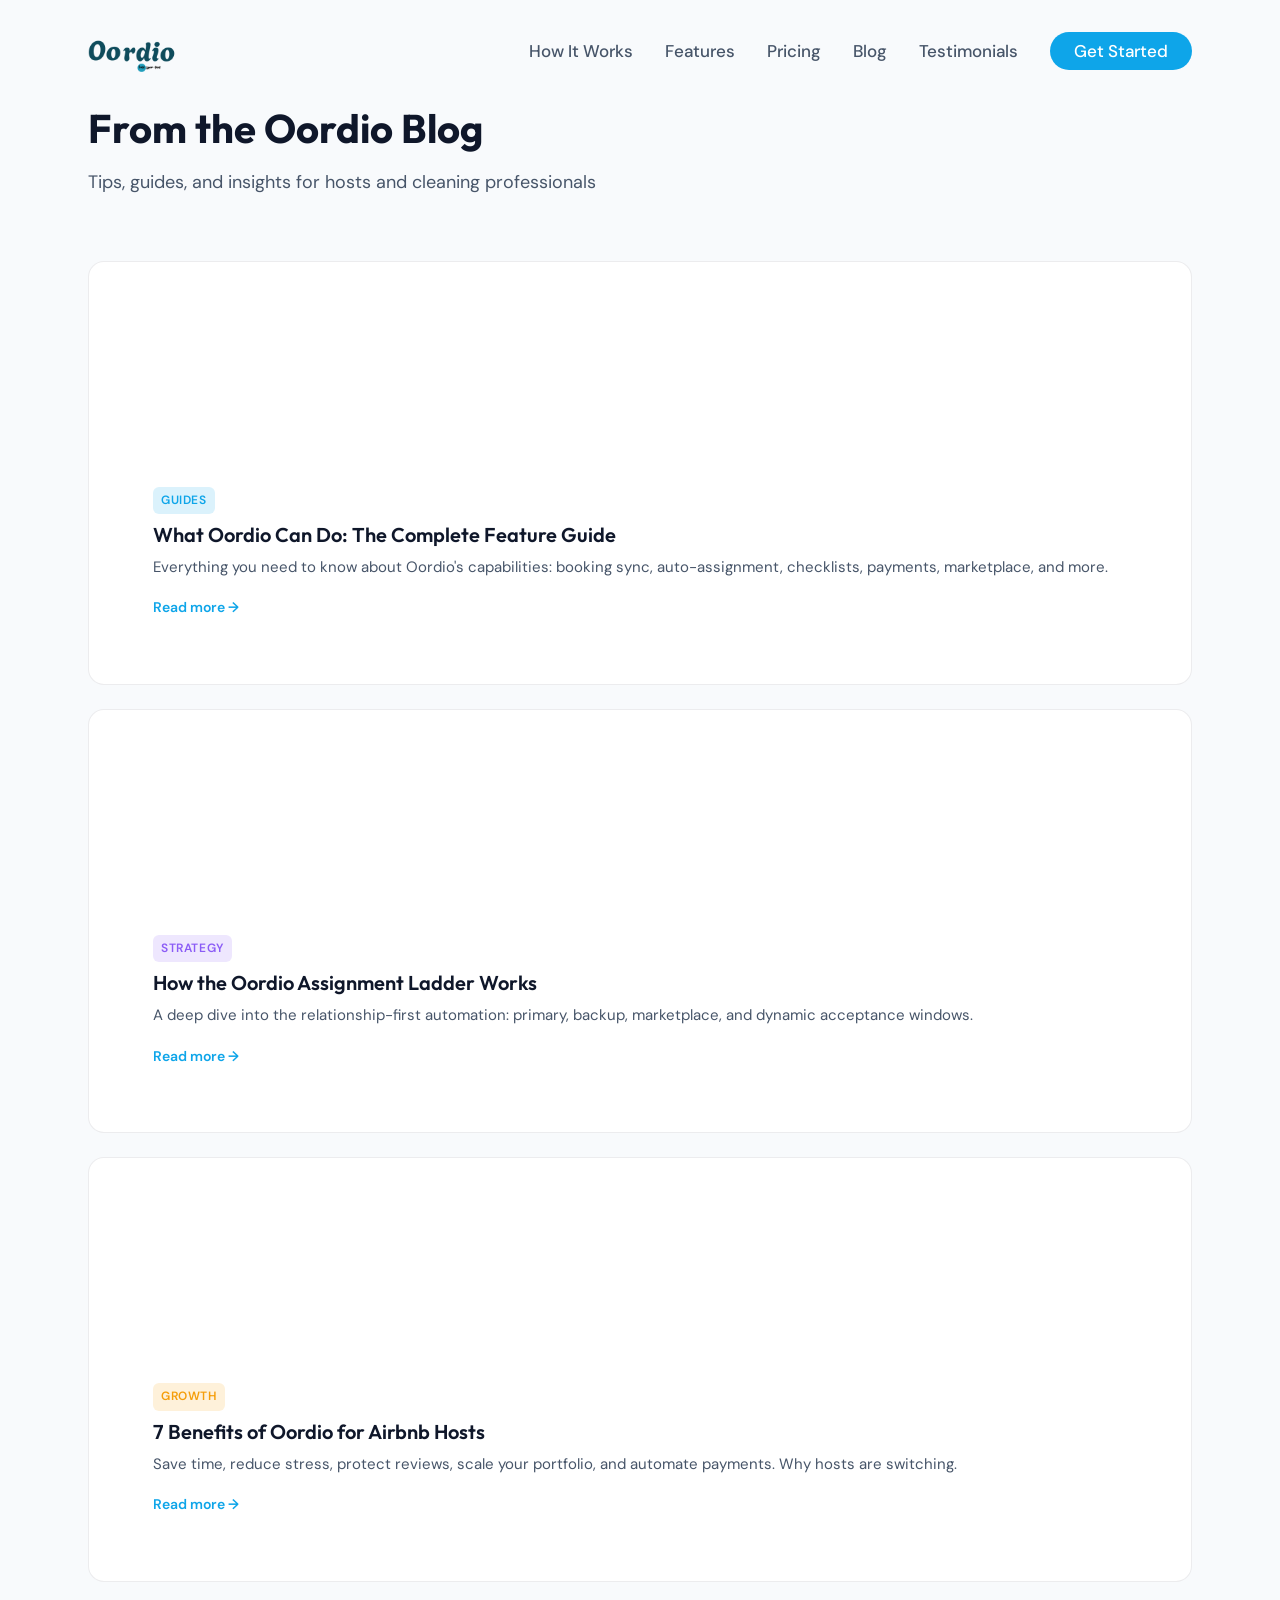
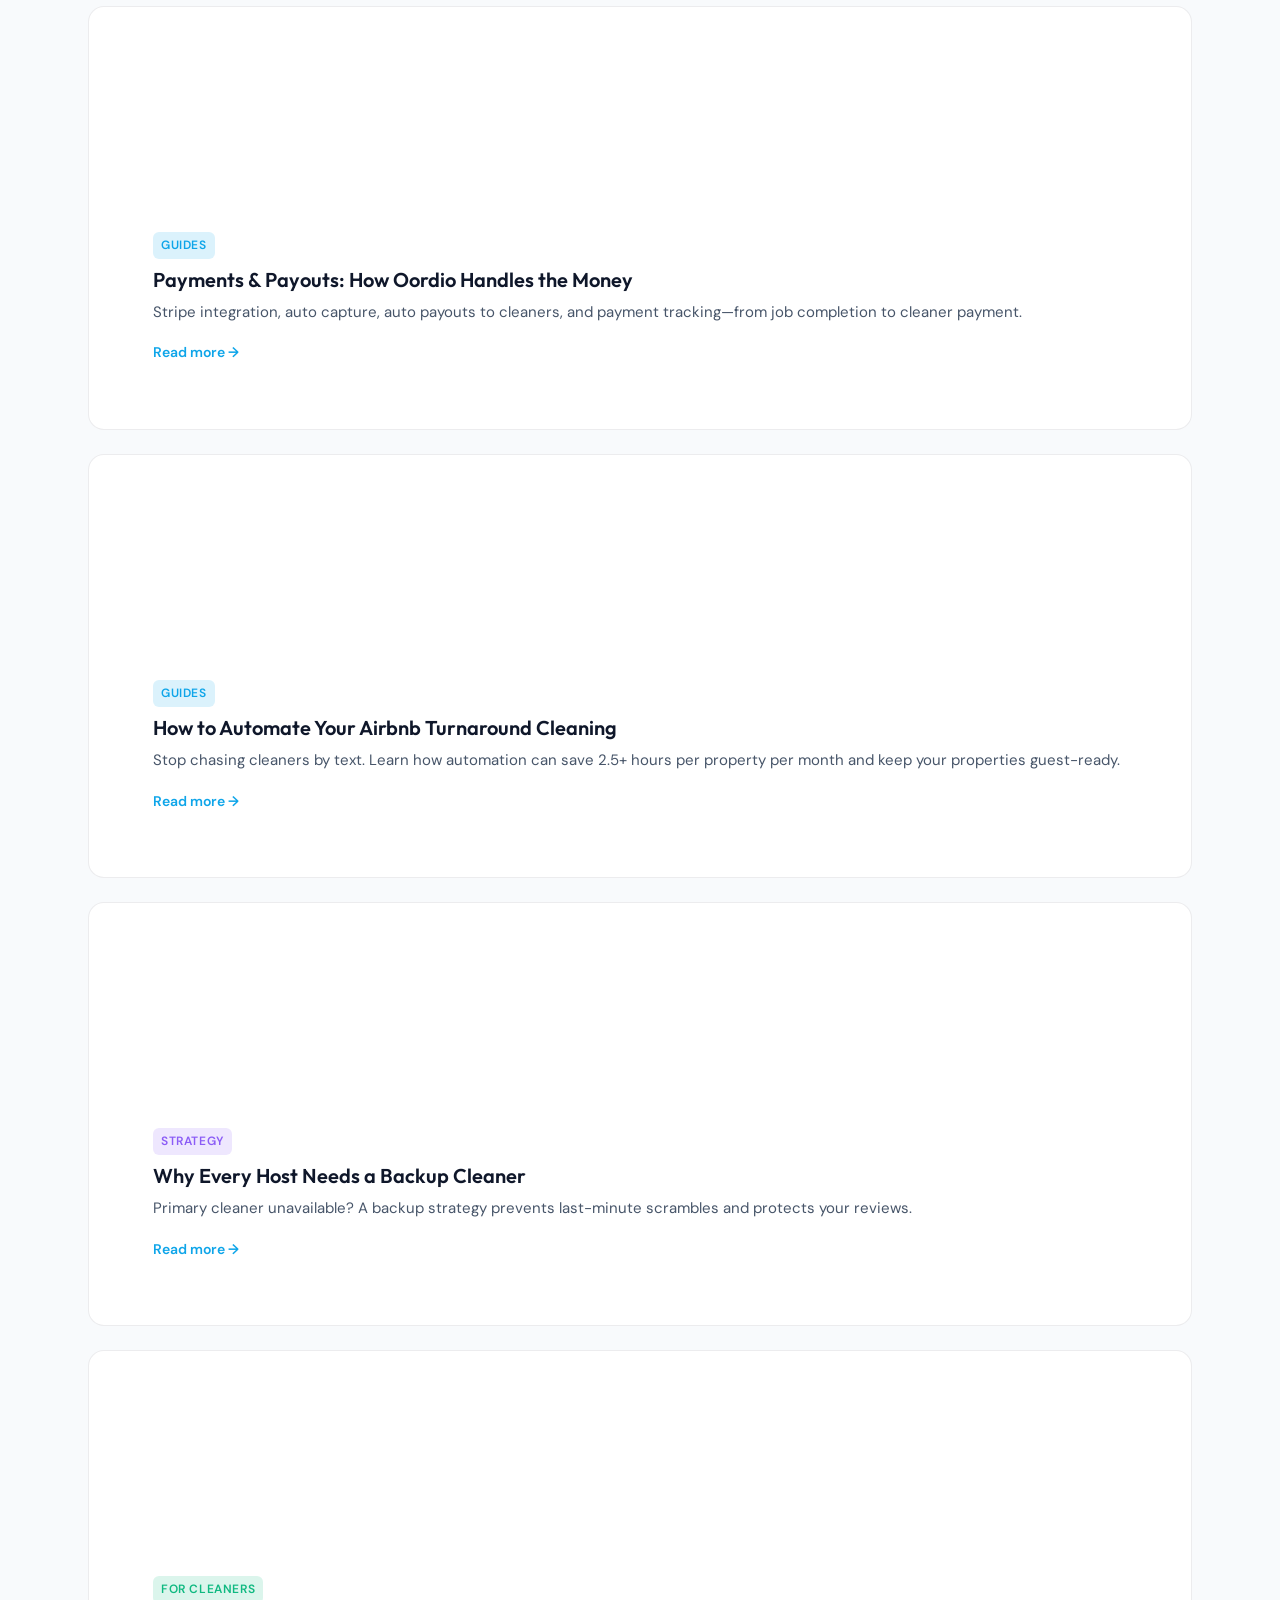
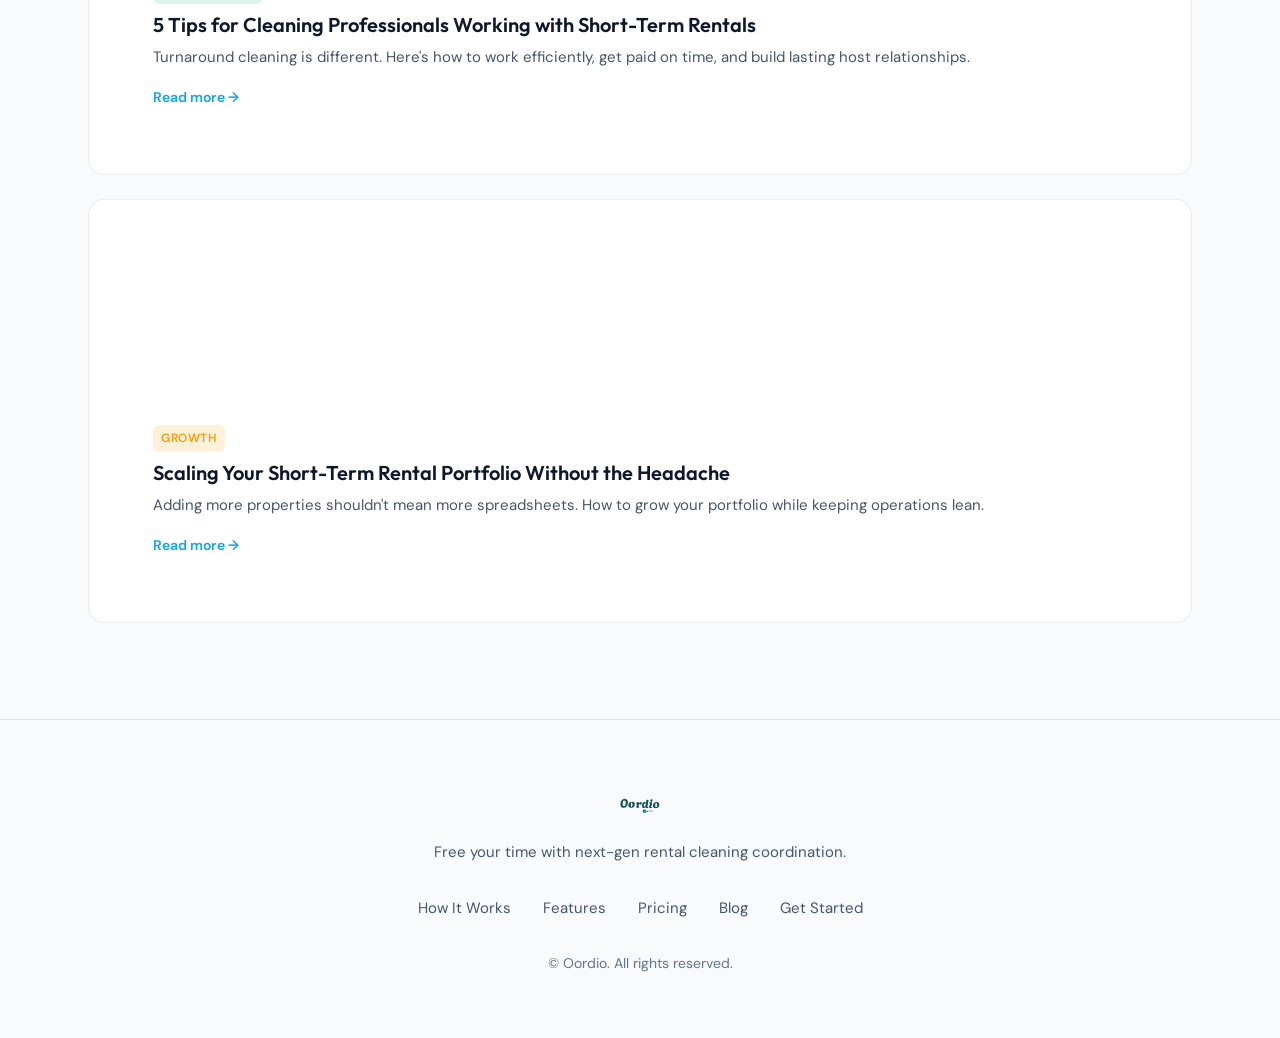
<file: blog/index.html>
<!DOCTYPE html>
<html lang="en">
  <head>
    <meta charset="UTF-8" />
    <meta name="viewport" content="width=device-width, initial-scale=1.0" />
    <meta name="description" content="Oordio blog — tips, guides, and insights for short-term rental hosts and cleaning professionals." />
    <meta name="robots" content="index, follow" />
    <link rel="canonical" href="https://oordio.com/blog/" />
    <title>Blog — Oordio | Tips for Airbnb Hosts & Cleaning Professionals</title>
    <meta property="og:type" content="website" />
    <meta property="og:url" content="https://oordio.com/blog/" />
    <meta property="og:title" content="Oordio Blog — Tips for Airbnb Hosts & Cleaning Professionals" />
    <meta property="og:description" content="Tips, guides, and insights for short-term rental hosts and cleaning professionals. Learn about Oordio automation, assignment ladder, payments, and more." />
    <meta property="og:image" content="https://oordio.com/assets/oordio-web-mockup.png" />
    <meta property="og:site_name" content="Oordio" />
    <meta name="twitter:card" content="summary_large_image" />
    <meta name="twitter:title" content="Oordio Blog — Tips for Airbnb Hosts & Cleaning Professionals" />
    <meta name="twitter:description" content="Tips, guides, and insights for short-term rental hosts and cleaning professionals." />
    <link rel="preconnect" href="https://fonts.googleapis.com" />
    <link rel="preconnect" href="https://fonts.gstatic.com" crossorigin />
    <link href="https://fonts.googleapis.com/css2?family=DM+Sans:ital,opsz,wght@0,9..40,400;0,9..40,500;0,9..40,600;0,9..40,700&family=Outfit:wght@400;500;600;700;800&display=swap" rel="stylesheet" />
    <link rel="stylesheet" href="../styles.css" />
    <link rel="icon" href="../assets/favicon.png" type="image/png" />
  </head>
  <body>
    <header class="header" id="header">
      <nav class="nav container">
        <a href="../index.html" class="logo"><img src="../assets/logo.png" alt="Oordio — Free your time" class="logo-img" /></a>
        <ul class="nav-links">
          <li><a href="../index.html#how-it-works">How It Works</a></li>
          <li><a href="../index.html#advantages">Features</a></li>
          <li><a href="../index.html#pricing">Pricing</a></li>
          <li><a href="index.html">Blog</a></li>
          <li><a href="../index.html#testimonials">Testimonials</a></li>
          <li><a href="https://app.oordio.com" class="nav-cta">Get Started</a></li>
        </ul>
        <button class="menu-toggle" aria-label="Toggle menu" aria-expanded="false">
          <span></span><span></span><span></span>
        </button>
      </nav>
    </header>

    <main class="blog-page">
      <div class="container">
        <header class="blog-page-header">
          <h1>From the Oordio Blog</h1>
          <p>Tips, guides, and insights for hosts and cleaning professionals</p>
        </header>

        <div class="blog-list">
          <article class="blog-card blog-card-full">
            <a href="oordio-complete-feature-guide.html" class="blog-card-link">
              <div class="blog-card-image" style="background-image: url('https://images.unsplash.com/photo-1454165804606-c3d57bc86b40?w=600&q=80')"></div>
              <div class="blog-card-content">
              <span class="blog-category blog-category-guides">Guides</span>
              <h3>What Oordio Can Do: The Complete Feature Guide</h3>
              <p>Everything you need to know about Oordio's capabilities: booking sync, auto-assignment, checklists, payments, marketplace, and more.</p>
              <span class="blog-read">Read more →</span>
              </div>
            </a>
          </article>
          <article class="blog-card blog-card-full">
            <a href="how-oordio-assignment-ladder-works.html" class="blog-card-link">
              <div class="blog-card-image" style="background-image: url('https://images.unsplash.com/photo-1551288049-bebda4e38f71?w=600&q=80')"></div>
              <div class="blog-card-content">
              <span class="blog-category blog-category-strategy">Strategy</span>
              <h3>How the Oordio Assignment Ladder Works</h3>
              <p>A deep dive into the relationship-first automation: primary, backup, marketplace, and dynamic acceptance windows.</p>
              <span class="blog-read">Read more →</span>
              </div>
            </a>
          </article>
          <article class="blog-card blog-card-full">
            <a href="benefits-of-oordio-for-airbnb-hosts.html" class="blog-card-link">
              <div class="blog-card-image" style="background-image: url('https://images.unsplash.com/photo-1566073771259-6a8506099945?w=600&q=80')"></div>
              <div class="blog-card-content">
              <span class="blog-category blog-category-growth">Growth</span>
              <h3>7 Benefits of Oordio for Airbnb Hosts</h3>
              <p>Save time, reduce stress, protect reviews, scale your portfolio, and automate payments. Why hosts are switching.</p>
              <span class="blog-read">Read more →</span>
              </div>
            </a>
          </article>
          <article class="blog-card blog-card-full">
            <a href="payments-and-payouts-how-oordio-handles-money.html" class="blog-card-link">
              <div class="blog-card-image" style="background-image: url('https://images.unsplash.com/photo-1554224155-6726b3ff858f?w=600&q=80')"></div>
              <div class="blog-card-content">
              <span class="blog-category blog-category-guides">Guides</span>
              <h3>Payments & Payouts: How Oordio Handles the Money</h3>
              <p>Stripe integration, auto capture, auto payouts to cleaners, and payment tracking—from job completion to cleaner payment.</p>
              <span class="blog-read">Read more →</span>
              </div>
            </a>
          </article>
          <article class="blog-card blog-card-full">
            <a href="automate-airbnb-turnaround.html" class="blog-card-link">
              <div class="blog-card-image" style="background-image: url('https://images.unsplash.com/photo-1566073771259-6a8506099945?w=600&q=80')"></div>
              <div class="blog-card-content">
              <span class="blog-category blog-category-guides">Guides</span>
              <h3>How to Automate Your Airbnb Turnaround Cleaning</h3>
              <p>Stop chasing cleaners by text. Learn how automation can save 2.5+ hours per property per month and keep your properties guest-ready.</p>
              <span class="blog-read">Read more →</span>
              </div>
            </a>
          </article>
          <article class="blog-card blog-card-full">
            <a href="backup-cleaner-strategy.html" class="blog-card-link">
              <div class="blog-card-image" style="background-image: url('https://images.unsplash.com/photo-1558618666-fcd25c85cd64?w=600&q=80')"></div>
              <div class="blog-card-content">
              <span class="blog-category blog-category-strategy">Strategy</span>
              <h3>Why Every Host Needs a Backup Cleaner</h3>
              <p>Primary cleaner unavailable? A backup strategy prevents last-minute scrambles and protects your reviews.</p>
              <span class="blog-read">Read more →</span>
              </div>
            </a>
          </article>
          <article class="blog-card blog-card-full">
            <a href="cleaning-professional-tips.html" class="blog-card-link">
              <div class="blog-card-image" style="background-image: url('https://images.unsplash.com/photo-1581578731548-c64695cc6952?w=600&q=80')"></div>
              <div class="blog-card-content">
              <span class="blog-category blog-category-cleaners">For Cleaners</span>
              <h3>5 Tips for Cleaning Professionals Working with Short-Term Rentals</h3>
              <p>Turnaround cleaning is different. Here's how to work efficiently, get paid on time, and build lasting host relationships.</p>
              <span class="blog-read">Read more →</span>
              </div>
            </a>
          </article>
          <article class="blog-card blog-card-full">
            <a href="scale-short-term-portfolio.html" class="blog-card-link">
              <div class="blog-card-image" style="background-image: url('https://images.unsplash.com/photo-1560518883-ce09059eeffa?w=600&q=80')"></div>
              <div class="blog-card-content">
              <span class="blog-category blog-category-growth">Growth</span>
              <h3>Scaling Your Short-Term Rental Portfolio Without the Headache</h3>
              <p>Adding more properties shouldn't mean more spreadsheets. How to grow your portfolio while keeping operations lean.</p>
              <span class="blog-read">Read more →</span>
              </div>
            </a>
          </article>
        </div>
      </div>
    </main>

    <footer class="footer">
      <div class="container">
        <div class="footer-content">
          <a href="../index.html" class="logo"><img src="../assets/logo.png" alt="Oordio — Free your time" class="logo-img" /></a>
          <p class="footer-tagline">Free your time with next-gen rental cleaning coordination.</p>
          <div class="footer-links">
            <a href="../index.html#how-it-works">How It Works</a>
            <a href="../index.html#advantages">Features</a>
            <a href="../index.html#pricing">Pricing</a>
            <a href="index.html">Blog</a>
            <a href="https://app.oordio.com">Get Started</a>
          </div>
          <p class="footer-copy">&copy; Oordio. All rights reserved.</p>
        </div>
      </div>
    </footer>

    <script src="../script.js"></script>
  </body>
</html>
</file>
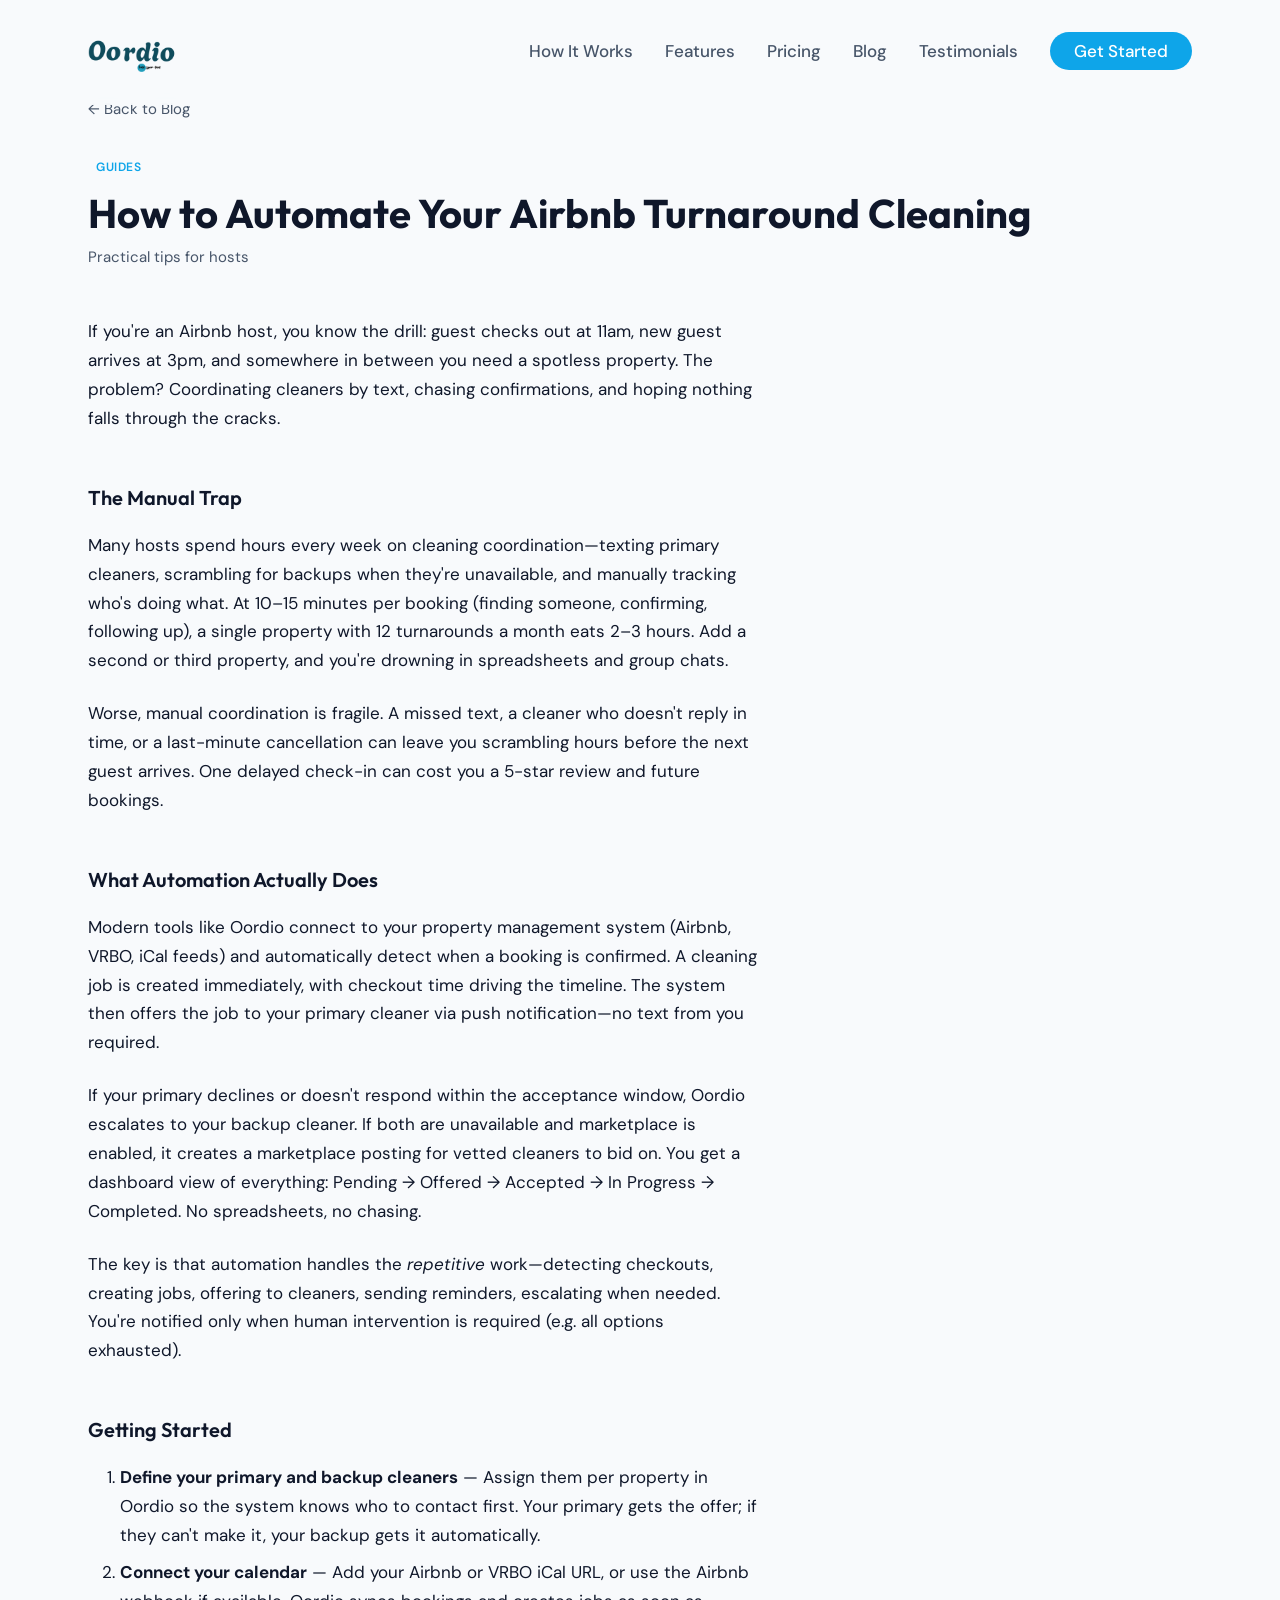
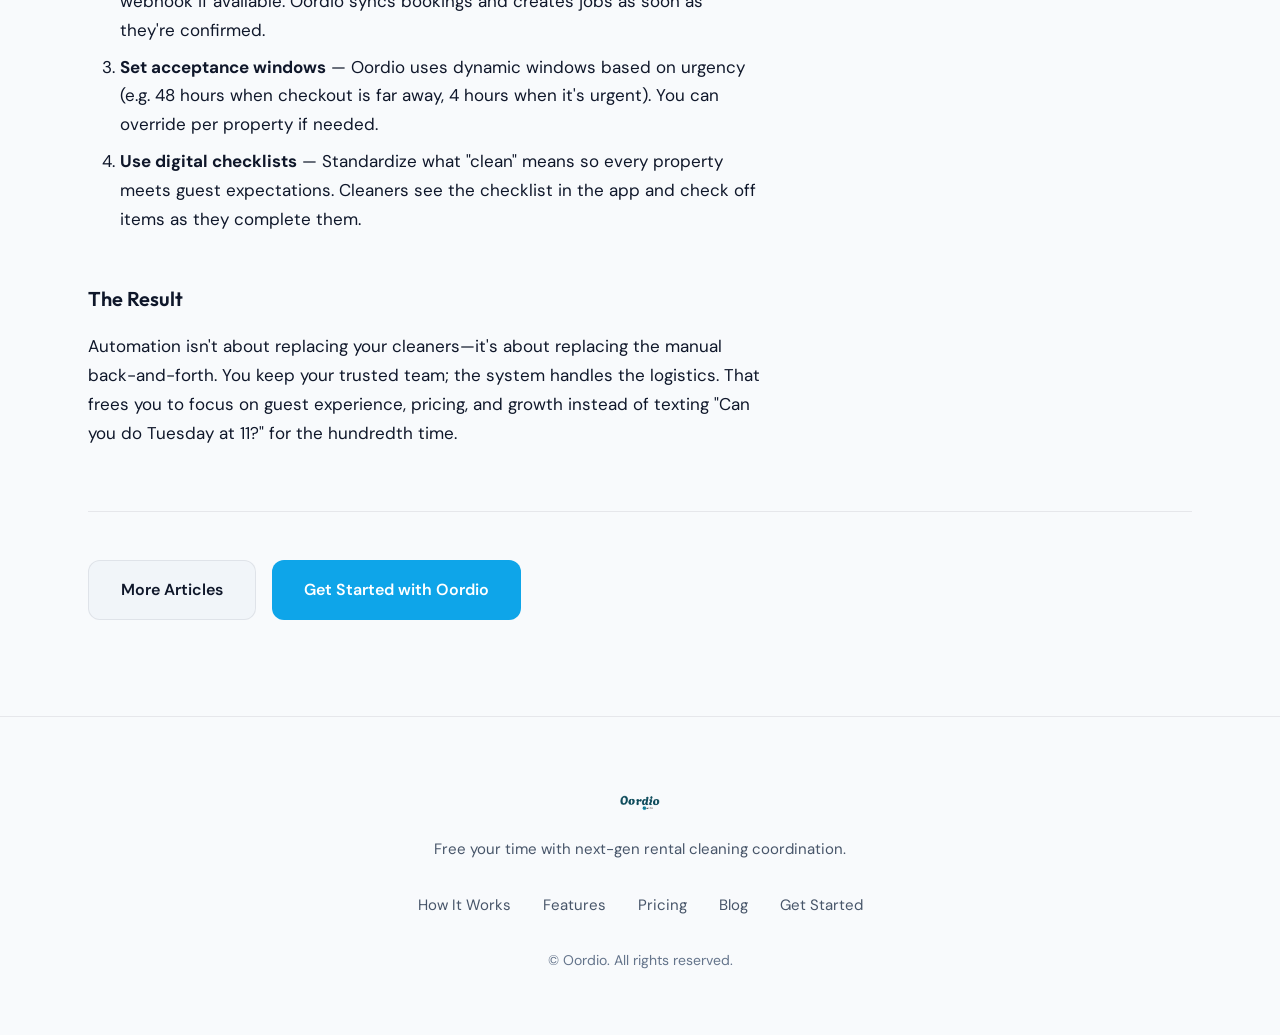
<file: blog/automate-airbnb-turnaround.html>
<!DOCTYPE html>
<html lang="en">
  <head>
    <meta charset="UTF-8" />
    <meta name="viewport" content="width=device-width, initial-scale=1.0" />
    <meta name="description" content="Learn how to automate your Airbnb turnaround cleaning and save 2.5+ hours per property per month." />
    <meta name="robots" content="index, follow" />
    <link rel="canonical" href="https://oordio.com/blog/automate-airbnb-turnaround.html" />
    <title>How to Automate Your Airbnb Turnaround Cleaning — Oordio Blog</title>
    <meta property="og:type" content="article" />
    <meta property="og:url" content="https://oordio.com/blog/automate-airbnb-turnaround.html" />
    <meta property="og:title" content="How to Automate Your Airbnb Turnaround Cleaning" />
    <meta property="og:description" content="Stop chasing cleaners by text. Learn how automation can cut coordination time by 90% and keep your properties guest-ready." />
    <meta property="og:image" content="https://images.unsplash.com/photo-1566073771259-6a8506099945?w=1200&q=80" />
    <meta property="og:site_name" content="Oordio" />
    <meta property="article:section" content="Guides" />
    <meta name="twitter:card" content="summary_large_image" />
    <meta name="twitter:title" content="How to Automate Your Airbnb Turnaround Cleaning" />
    <meta name="twitter:description" content="Cut coordination time by 90% and keep your properties guest-ready." />
    <link rel="preconnect" href="https://fonts.googleapis.com" />
    <link rel="preconnect" href="https://fonts.gstatic.com" crossorigin />
    <link href="https://fonts.googleapis.com/css2?family=DM+Sans:ital,opsz,wght@0,9..40,400;0,9..40,500;0,9..40,600;0,9..40,700;1,9..40,400&family=Outfit:wght@400;500;600;700;800&display=swap" rel="stylesheet" />
    <link rel="stylesheet" href="../styles.css" />
    <link rel="icon" href="../assets/favicon.png" type="image/png" />
  </head>
  <body>
    <header class="header" id="header">
      <nav class="nav container">
        <a href="../index.html" class="logo"><img src="../assets/logo.png" alt="Oordio — Free your time" class="logo-img" /></a>
        <ul class="nav-links">
          <li><a href="../index.html#how-it-works">How It Works</a></li>
          <li><a href="../index.html#advantages">Features</a></li>
          <li><a href="../index.html#pricing">Pricing</a></li>
          <li><a href="index.html">Blog</a></li>
          <li><a href="../index.html#testimonials">Testimonials</a></li>
          <li><a href="https://app.oordio.com" class="nav-cta">Get Started</a></li>
        </ul>
        <button class="menu-toggle" aria-label="Toggle menu" aria-expanded="false">
          <span></span><span></span><span></span>
        </button>
      </nav>
    </header>

    <main class="blog-post">
      <article class="container">
        <a href="index.html" class="blog-back">← Back to Blog</a>
        <header class="blog-post-header">
          <span class="blog-category">Guides</span>
          <h1>How to Automate Your Airbnb Turnaround Cleaning</h1>
          <p class="blog-post-meta">Practical tips for hosts</p>
        </header>

        <div class="blog-post-body">
          <p>If you're an Airbnb host, you know the drill: guest checks out at 11am, new guest arrives at 3pm, and somewhere in between you need a spotless property. The problem? Coordinating cleaners by text, chasing confirmations, and hoping nothing falls through the cracks.</p>

          <h2>The Manual Trap</h2>
          <p>Many hosts spend hours every week on cleaning coordination—texting primary cleaners, scrambling for backups when they're unavailable, and manually tracking who's doing what. At 10–15 minutes per booking (finding someone, confirming, following up), a single property with 12 turnarounds a month eats 2–3 hours. Add a second or third property, and you're drowning in spreadsheets and group chats.</p>
          <p>Worse, manual coordination is fragile. A missed text, a cleaner who doesn't reply in time, or a last-minute cancellation can leave you scrambling hours before the next guest arrives. One delayed check-in can cost you a 5-star review and future bookings.</p>

          <h2>What Automation Actually Does</h2>
          <p>Modern tools like Oordio connect to your property management system (Airbnb, VRBO, iCal feeds) and automatically detect when a booking is confirmed. A cleaning job is created immediately, with checkout time driving the timeline. The system then offers the job to your primary cleaner via push notification—no text from you required.</p>
          <p>If your primary declines or doesn't respond within the acceptance window, Oordio escalates to your backup cleaner. If both are unavailable and marketplace is enabled, it creates a marketplace posting for vetted cleaners to bid on. You get a dashboard view of everything: Pending → Offered → Accepted → In Progress → Completed. No spreadsheets, no chasing.</p>
          <p>The key is that automation handles the <em>repetitive</em> work—detecting checkouts, creating jobs, offering to cleaners, sending reminders, escalating when needed. You're notified only when human intervention is required (e.g. all options exhausted).</p>

          <h2>Getting Started</h2>
          <ol>
            <li><strong>Define your primary and backup cleaners</strong> — Assign them per property in Oordio so the system knows who to contact first. Your primary gets the offer; if they can't make it, your backup gets it automatically.</li>
            <li><strong>Connect your calendar</strong> — Add your Airbnb or VRBO iCal URL, or use the Airbnb webhook if available. Oordio syncs bookings and creates jobs as soon as they're confirmed.</li>
            <li><strong>Set acceptance windows</strong> — Oordio uses dynamic windows based on urgency (e.g. 48 hours when checkout is far away, 4 hours when it's urgent). You can override per property if needed.</li>
            <li><strong>Use digital checklists</strong> — Standardize what "clean" means so every property meets guest expectations. Cleaners see the checklist in the app and check off items as they complete them.</li>
          </ol>

          <h2>The Result</h2>
          <p>Automation isn't about replacing your cleaners—it's about replacing the manual back-and-forth. You keep your trusted team; the system handles the logistics. That frees you to focus on guest experience, pricing, and growth instead of texting "Can you do Tuesday at 11?" for the hundredth time.</p>
        </div>

        <footer class="blog-post-footer">
          <a href="index.html" class="btn btn-secondary">More Articles</a>
          <a href="https://app.oordio.com" class="btn btn-primary">Get Started with Oordio</a>
        </footer>
      </article>
    </main>

    <footer class="footer">
      <div class="container">
        <div class="footer-content">
          <a href="../index.html" class="logo"><img src="../assets/logo.png" alt="Oordio — Free your time" class="logo-img" /></a>
          <p class="footer-tagline">Free your time with next-gen rental cleaning coordination.</p>
          <div class="footer-links">
            <a href="../index.html#how-it-works">How It Works</a>
            <a href="../index.html#advantages">Features</a>
            <a href="../index.html#pricing">Pricing</a>
            <a href="index.html">Blog</a>
            <a href="https://app.oordio.com">Get Started</a>
          </div>
          <p class="footer-copy">&copy; Oordio. All rights reserved.</p>
        </div>
      </div>
    </footer>

    <script src="../script.js"></script>
  </body>
</html>
</file>
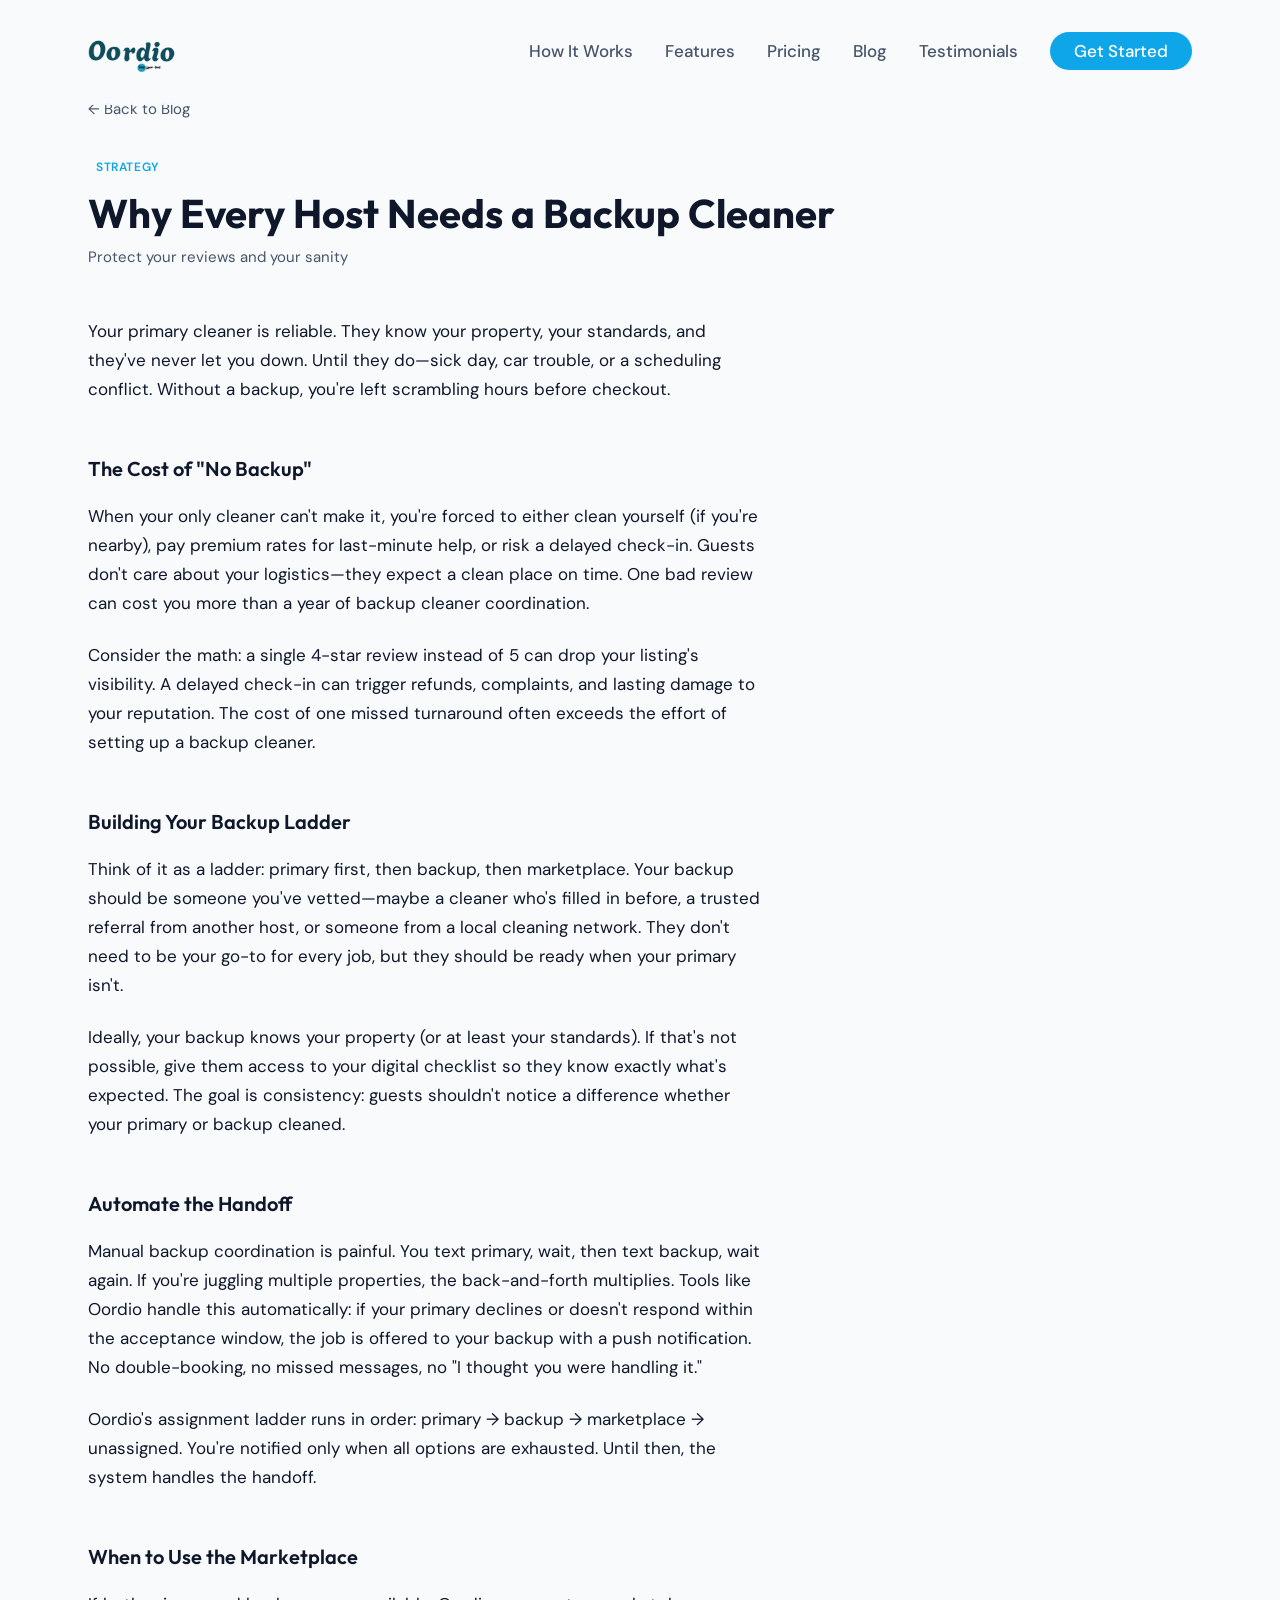
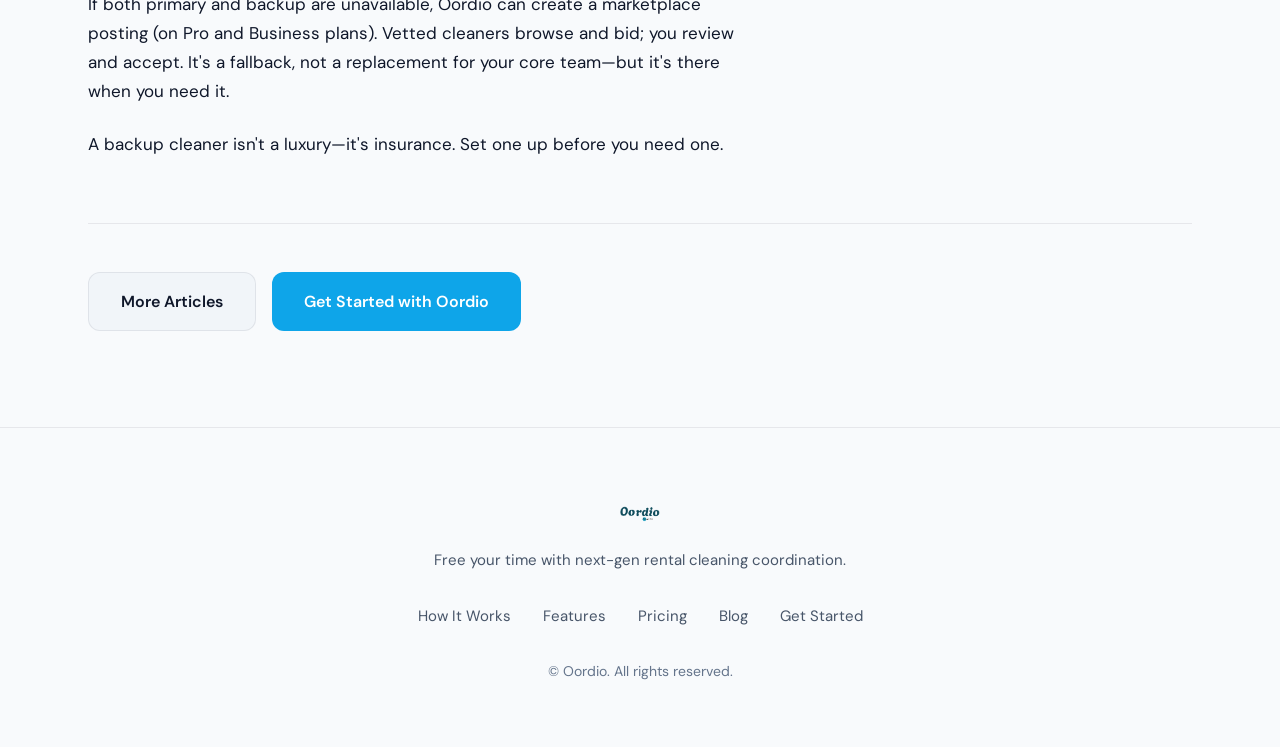
<file: blog/backup-cleaner-strategy.html>
<!DOCTYPE html>
<html lang="en">
  <head>
    <meta charset="UTF-8" />
    <meta name="viewport" content="width=device-width, initial-scale=1.0" />
    <meta name="description" content="Why every short-term rental host needs a backup cleaner strategy." />
    <meta name="robots" content="index, follow" />
    <link rel="canonical" href="https://oordio.com/blog/backup-cleaner-strategy.html" />
    <title>Why Every Host Needs a Backup Cleaner — Oordio Blog</title>
    <meta property="og:type" content="article" />
    <meta property="og:url" content="https://oordio.com/blog/backup-cleaner-strategy.html" />
    <meta property="og:title" content="Why Every Host Needs a Backup Cleaner" />
    <meta property="og:description" content="Primary cleaner unavailable? A backup strategy prevents last-minute scrambles and protects your reviews." />
    <meta property="og:image" content="https://images.unsplash.com/photo-1558618666-fcd25c85cd64?w=1200&q=80" />
    <meta property="og:site_name" content="Oordio" />
    <meta property="article:section" content="Strategy" />
    <meta name="twitter:card" content="summary_large_image" />
    <meta name="twitter:title" content="Why Every Host Needs a Backup Cleaner" />
    <meta name="twitter:description" content="A backup strategy prevents last-minute scrambles and protects your reviews." />
    <link rel="preconnect" href="https://fonts.googleapis.com" />
    <link rel="preconnect" href="https://fonts.gstatic.com" crossorigin />
    <link href="https://fonts.googleapis.com/css2?family=DM+Sans:ital,opsz,wght@0,9..40,400;0,9..40,500;0,9..40,600;0,9..40,700;1,9..40,400&family=Outfit:wght@400;500;600;700;800&display=swap" rel="stylesheet" />
    <link rel="stylesheet" href="../styles.css" />
    <link rel="icon" href="../assets/favicon.png" type="image/png" />
  </head>
  <body>
    <header class="header" id="header">
      <nav class="nav container">
        <a href="../index.html" class="logo"><img src="../assets/logo.png" alt="Oordio — Free your time" class="logo-img" /></a>
        <ul class="nav-links">
          <li><a href="../index.html#how-it-works">How It Works</a></li>
          <li><a href="../index.html#advantages">Features</a></li>
          <li><a href="../index.html#pricing">Pricing</a></li>
          <li><a href="index.html">Blog</a></li>
          <li><a href="../index.html#testimonials">Testimonials</a></li>
          <li><a href="https://app.oordio.com" class="nav-cta">Get Started</a></li>
        </ul>
        <button class="menu-toggle" aria-label="Toggle menu" aria-expanded="false">
          <span></span><span></span><span></span>
        </button>
      </nav>
    </header>

    <main class="blog-post">
      <article class="container">
        <a href="index.html" class="blog-back">← Back to Blog</a>
        <header class="blog-post-header">
          <span class="blog-category">Strategy</span>
          <h1>Why Every Host Needs a Backup Cleaner</h1>
          <p class="blog-post-meta">Protect your reviews and your sanity</p>
        </header>

        <div class="blog-post-body">
          <p>Your primary cleaner is reliable. They know your property, your standards, and they've never let you down. Until they do—sick day, car trouble, or a scheduling conflict. Without a backup, you're left scrambling hours before checkout.</p>

          <h2>The Cost of "No Backup"</h2>
          <p>When your only cleaner can't make it, you're forced to either clean yourself (if you're nearby), pay premium rates for last-minute help, or risk a delayed check-in. Guests don't care about your logistics—they expect a clean place on time. One bad review can cost you more than a year of backup cleaner coordination.</p>
          <p>Consider the math: a single 4-star review instead of 5 can drop your listing's visibility. A delayed check-in can trigger refunds, complaints, and lasting damage to your reputation. The cost of one missed turnaround often exceeds the effort of setting up a backup cleaner.</p>

          <h2>Building Your Backup Ladder</h2>
          <p>Think of it as a ladder: primary first, then backup, then marketplace. Your backup should be someone you've vetted—maybe a cleaner who's filled in before, a trusted referral from another host, or someone from a local cleaning network. They don't need to be your go-to for every job, but they should be ready when your primary isn't.</p>
          <p>Ideally, your backup knows your property (or at least your standards). If that's not possible, give them access to your digital checklist so they know exactly what's expected. The goal is consistency: guests shouldn't notice a difference whether your primary or backup cleaned.</p>

          <h2>Automate the Handoff</h2>
          <p>Manual backup coordination is painful. You text primary, wait, then text backup, wait again. If you're juggling multiple properties, the back-and-forth multiplies. Tools like Oordio handle this automatically: if your primary declines or doesn't respond within the acceptance window, the job is offered to your backup with a push notification. No double-booking, no missed messages, no "I thought you were handling it."</p>
          <p>Oordio's assignment ladder runs in order: primary → backup → marketplace → unassigned. You're notified only when all options are exhausted. Until then, the system handles the handoff.</p>

          <h2>When to Use the Marketplace</h2>
          <p>If both primary and backup are unavailable, Oordio can create a marketplace posting (on Pro and Business plans). Vetted cleaners browse and bid; you review and accept. It's a fallback, not a replacement for your core team—but it's there when you need it.</p>

          <p>A backup cleaner isn't a luxury—it's insurance. Set one up before you need one.</p>
        </div>

        <footer class="blog-post-footer">
          <a href="index.html" class="btn btn-secondary">More Articles</a>
          <a href="https://app.oordio.com" class="btn btn-primary">Get Started with Oordio</a>
        </footer>
      </article>
    </main>

    <footer class="footer">
      <div class="container">
        <div class="footer-content">
          <a href="../index.html" class="logo"><img src="../assets/logo.png" alt="Oordio — Free your time" class="logo-img" /></a>
          <p class="footer-tagline">Free your time with next-gen rental cleaning coordination.</p>
          <div class="footer-links">
            <a href="../index.html#how-it-works">How It Works</a>
            <a href="../index.html#advantages">Features</a>
            <a href="../index.html#pricing">Pricing</a>
            <a href="index.html">Blog</a>
            <a href="https://app.oordio.com">Get Started</a>
          </div>
          <p class="footer-copy">&copy; Oordio. All rights reserved.</p>
        </div>
      </div>
    </footer>

    <script src="../script.js"></script>
  </body>
</html>
</file>
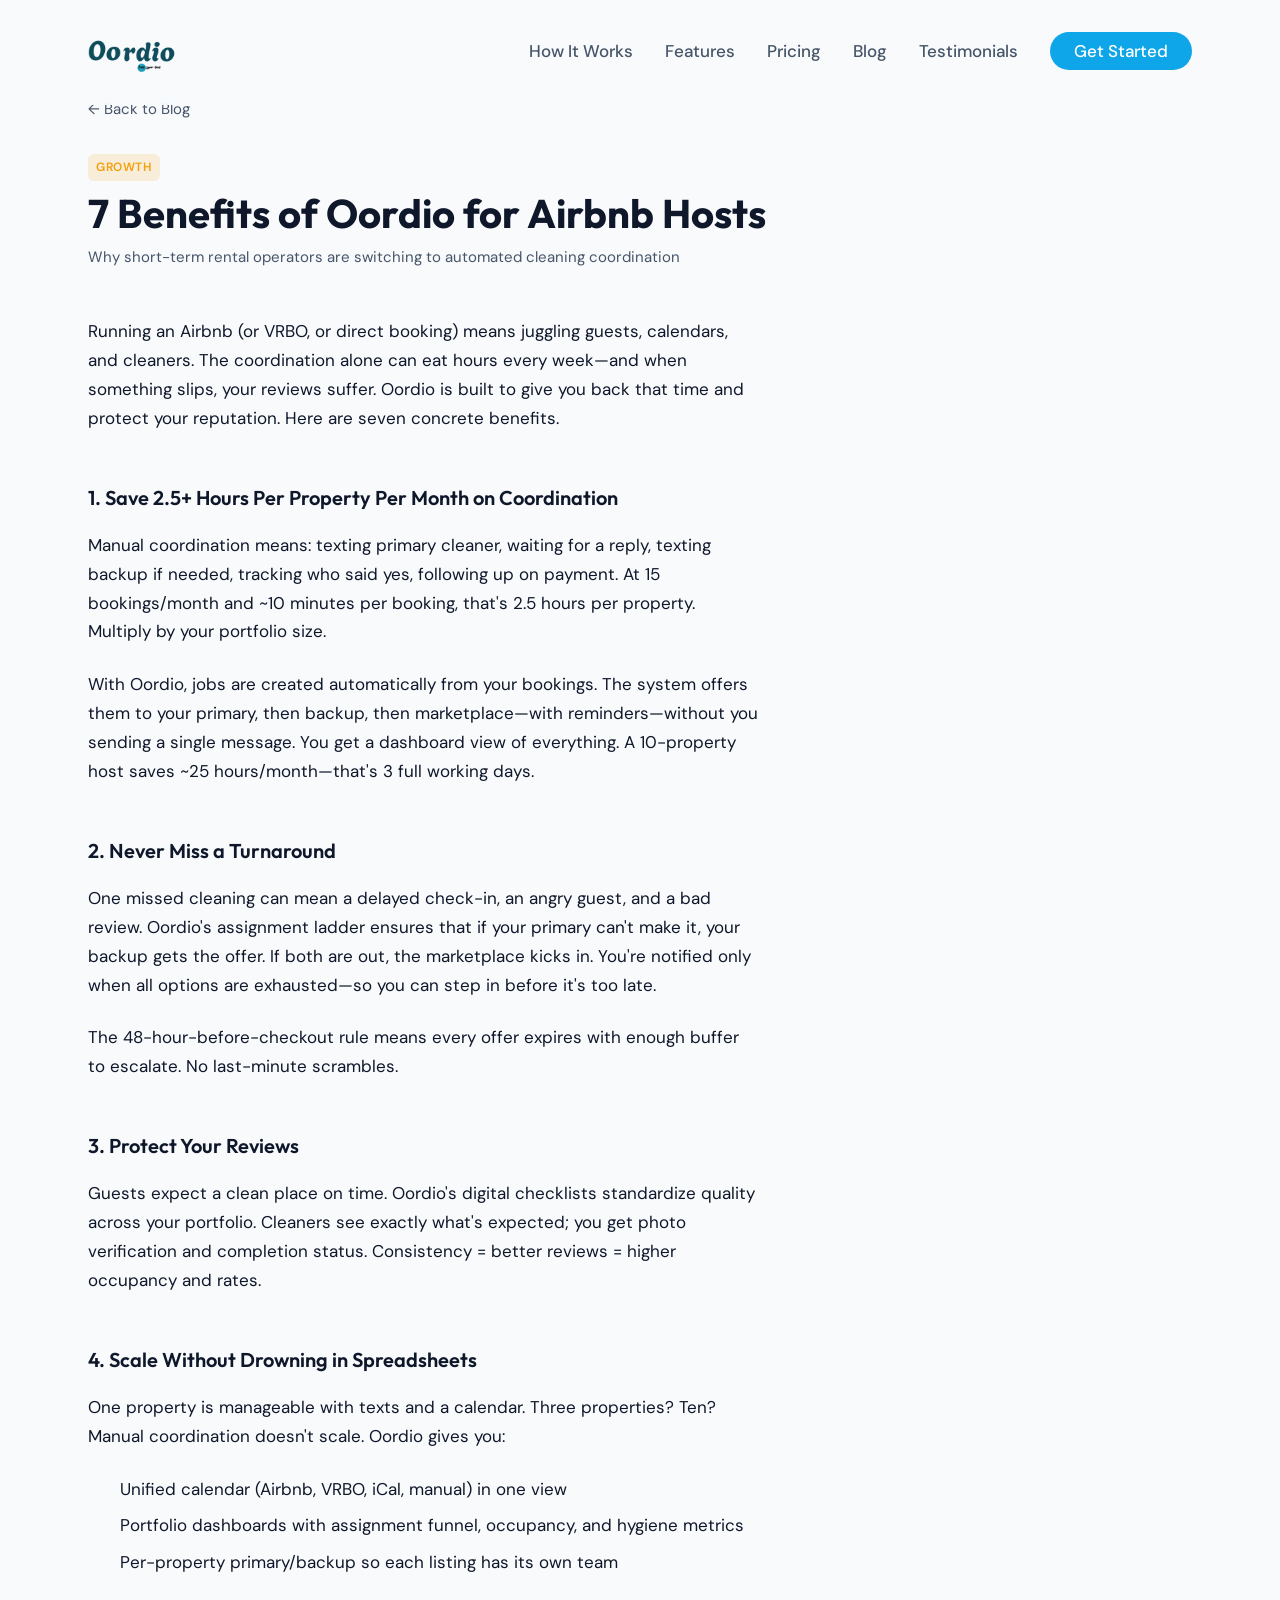
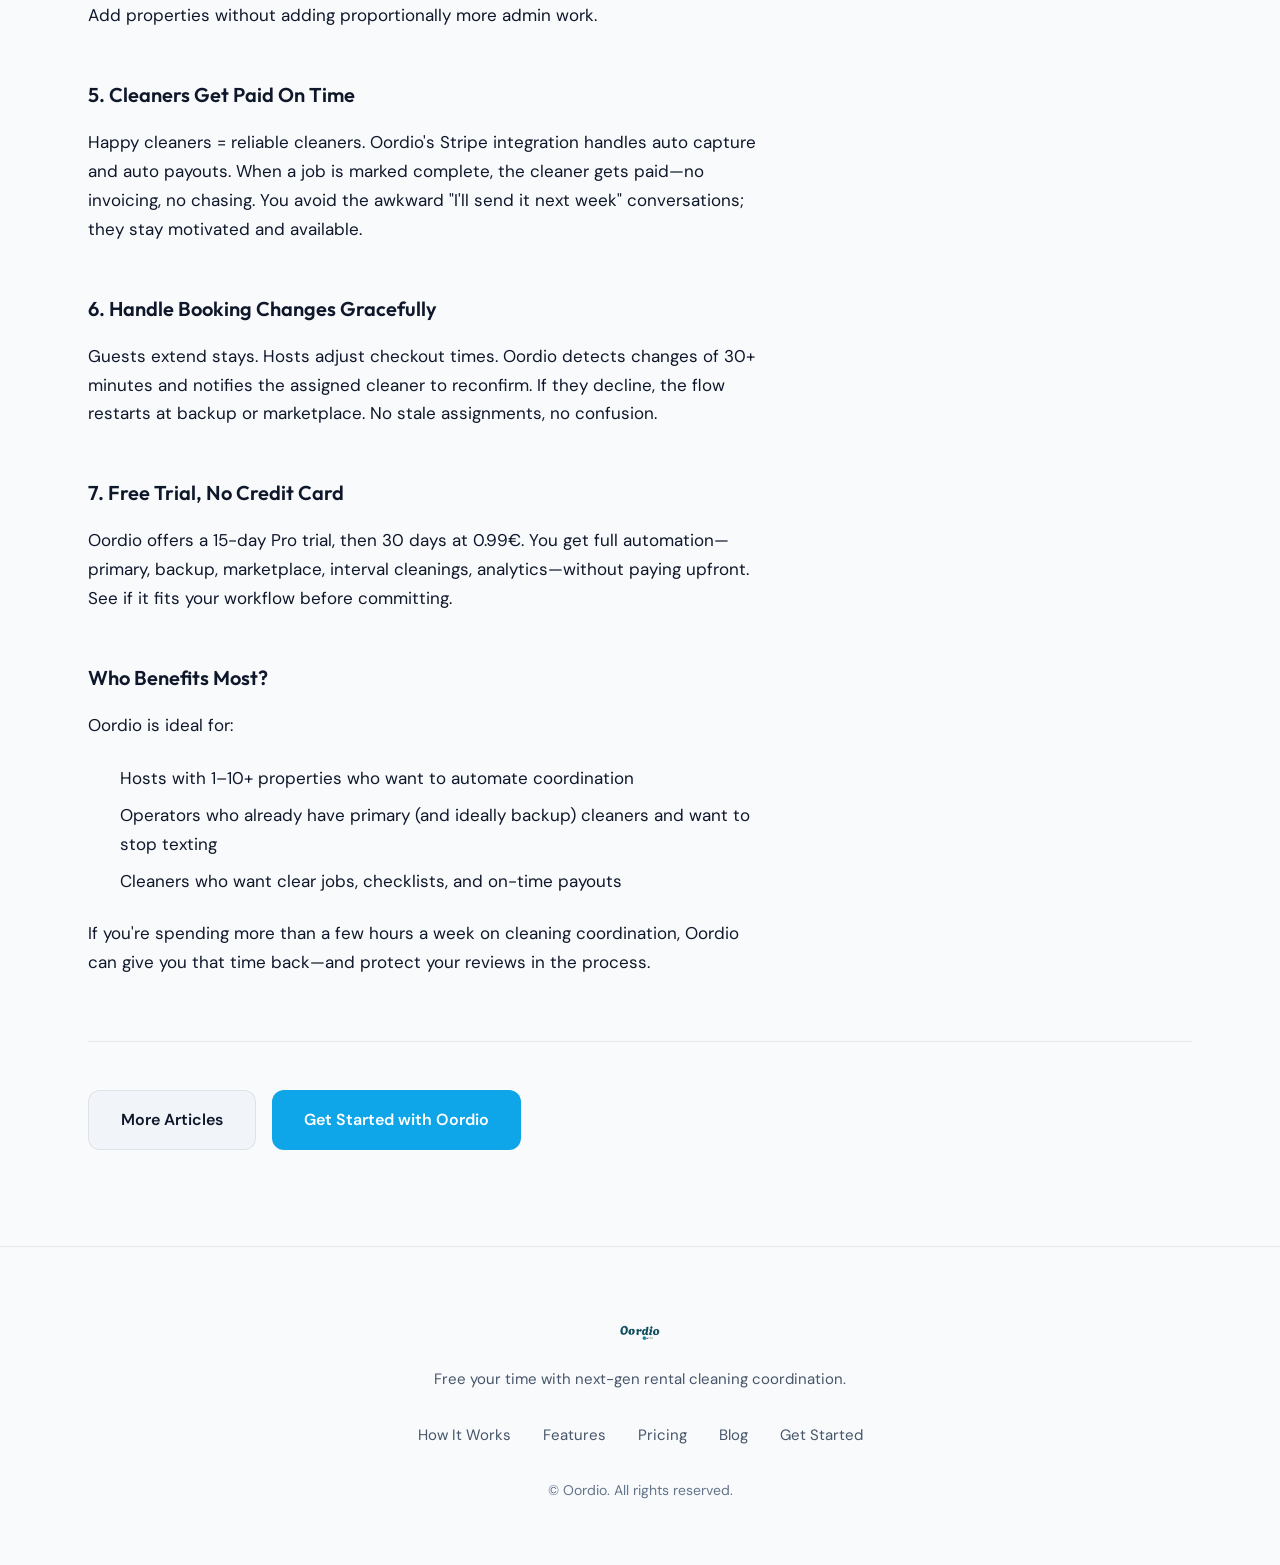
<file: blog/benefits-of-oordio-for-airbnb-hosts.html>
<!DOCTYPE html>
<html lang="en">
  <head>
    <meta charset="UTF-8" />
    <meta name="viewport" content="width=device-width, initial-scale=1.0" />
    <meta name="description" content="Benefits of Oordio for Airbnb hosts: save time, reduce stress, protect reviews, scale your portfolio, and automate payments." />
    <meta name="robots" content="index, follow" />
    <link rel="canonical" href="https://oordio.com/blog/benefits-of-oordio-for-airbnb-hosts.html" />
    <title>7 Benefits of Oordio for Airbnb Hosts — Oordio Blog</title>
    <meta property="og:type" content="article" />
    <meta property="og:url" content="https://oordio.com/blog/benefits-of-oordio-for-airbnb-hosts.html" />
    <meta property="og:title" content="7 Benefits of Oordio for Airbnb Hosts" />
    <meta property="og:description" content="Save time, reduce stress, protect reviews, scale your portfolio, and automate payments. Why hosts are switching to Oordio." />
    <meta property="og:image" content="https://images.unsplash.com/photo-1566073771259-6a8506099945?w=1200&q=80" />
    <meta property="og:site_name" content="Oordio" />
    <meta property="article:section" content="Growth" />
    <meta name="twitter:card" content="summary_large_image" />
    <meta name="twitter:title" content="7 Benefits of Oordio for Airbnb Hosts" />
    <meta name="twitter:description" content="Save time, reduce stress, protect reviews, scale your portfolio. Why hosts are switching to Oordio." />
    <link rel="preconnect" href="https://fonts.googleapis.com" />
    <link rel="preconnect" href="https://fonts.gstatic.com" crossorigin />
    <link href="https://fonts.googleapis.com/css2?family=DM+Sans:ital,opsz,wght@0,9..40,400;0,9..40,500;0,9..40,600;0,9..40,700;1,9..40,400&family=Outfit:wght@400;500;600;700;800&display=swap" rel="stylesheet" />
    <link rel="stylesheet" href="../styles.css" />
    <link rel="icon" href="../assets/favicon.png" type="image/png" />
  </head>
  <body>
    <header class="header" id="header">
      <nav class="nav container">
        <a href="../index.html" class="logo"><img src="../assets/logo.png" alt="Oordio — Free your time" class="logo-img" /></a>
        <ul class="nav-links">
          <li><a href="../index.html#how-it-works">How It Works</a></li>
          <li><a href="../index.html#advantages">Features</a></li>
          <li><a href="../index.html#pricing">Pricing</a></li>
          <li><a href="index.html">Blog</a></li>
          <li><a href="../index.html#testimonials">Testimonials</a></li>
          <li><a href="https://app.oordio.com" class="nav-cta">Get Started</a></li>
        </ul>
        <button class="menu-toggle" aria-label="Toggle menu" aria-expanded="false">
          <span></span><span></span><span></span>
        </button>
      </nav>
    </header>

    <main class="blog-post">
      <article class="container">
        <a href="index.html" class="blog-back">← Back to Blog</a>
        <header class="blog-post-header">
          <span class="blog-category blog-category-growth">Growth</span>
          <h1>7 Benefits of Oordio for Airbnb Hosts</h1>
          <p class="blog-post-meta">Why short-term rental operators are switching to automated cleaning coordination</p>
        </header>

        <div class="blog-post-body">
          <p>Running an Airbnb (or VRBO, or direct booking) means juggling guests, calendars, and cleaners. The coordination alone can eat hours every week—and when something slips, your reviews suffer. Oordio is built to give you back that time and protect your reputation. Here are seven concrete benefits.</p>

          <h2>1. Save 2.5+ Hours Per Property Per Month on Coordination</h2>
          <p>Manual coordination means: texting primary cleaner, waiting for a reply, texting backup if needed, tracking who said yes, following up on payment. At 15 bookings/month and ~10 minutes per booking, that's 2.5 hours per property. Multiply by your portfolio size.</p>
          <p>With Oordio, jobs are created automatically from your bookings. The system offers them to your primary, then backup, then marketplace—with reminders—without you sending a single message. You get a dashboard view of everything. A 10-property host saves ~25 hours/month—that's 3 full working days.</p>

          <h2>2. Never Miss a Turnaround</h2>
          <p>One missed cleaning can mean a delayed check-in, an angry guest, and a bad review. Oordio's assignment ladder ensures that if your primary can't make it, your backup gets the offer. If both are out, the marketplace kicks in. You're notified only when all options are exhausted—so you can step in before it's too late.</p>
          <p>The 48-hour-before-checkout rule means every offer expires with enough buffer to escalate. No last-minute scrambles.</p>

          <h2>3. Protect Your Reviews</h2>
          <p>Guests expect a clean place on time. Oordio's digital checklists standardize quality across your portfolio. Cleaners see exactly what's expected; you get photo verification and completion status. Consistency = better reviews = higher occupancy and rates.</p>

          <h2>4. Scale Without Drowning in Spreadsheets</h2>
          <p>One property is manageable with texts and a calendar. Three properties? Ten? Manual coordination doesn't scale. Oordio gives you:</p>
          <ul>
            <li>Unified calendar (Airbnb, VRBO, iCal, manual) in one view</li>
            <li>Portfolio dashboards with assignment funnel, occupancy, and hygiene metrics</li>
            <li>Per-property primary/backup so each listing has its own team</li>
          </ul>
          <p>Add properties without adding proportionally more admin work.</p>

          <h2>5. Cleaners Get Paid On Time</h2>
          <p>Happy cleaners = reliable cleaners. Oordio's Stripe integration handles auto capture and auto payouts. When a job is marked complete, the cleaner gets paid—no invoicing, no chasing. You avoid the awkward "I'll send it next week" conversations; they stay motivated and available.</p>

          <h2>6. Handle Booking Changes Gracefully</h2>
          <p>Guests extend stays. Hosts adjust checkout times. Oordio detects changes of 30+ minutes and notifies the assigned cleaner to reconfirm. If they decline, the flow restarts at backup or marketplace. No stale assignments, no confusion.</p>

          <h2>7. Free Trial, No Credit Card</h2>
          <p>Oordio offers a 15-day Pro trial, then 30 days at 0.99€. You get full automation—primary, backup, marketplace, interval cleanings, analytics—without paying upfront. See if it fits your workflow before committing.</p>

          <h2>Who Benefits Most?</h2>
          <p>Oordio is ideal for:</p>
          <ul>
            <li>Hosts with 1–10+ properties who want to automate coordination</li>
            <li>Operators who already have primary (and ideally backup) cleaners and want to stop texting</li>
            <li>Cleaners who want clear jobs, checklists, and on-time payouts</li>
          </ul>
          <p>If you're spending more than a few hours a week on cleaning coordination, Oordio can give you that time back—and protect your reviews in the process.</p>
        </div>

        <footer class="blog-post-footer">
          <a href="index.html" class="btn btn-secondary">More Articles</a>
          <a href="https://app.oordio.com" class="btn btn-primary">Get Started with Oordio</a>
        </footer>
      </article>
    </main>

    <footer class="footer">
      <div class="container">
        <div class="footer-content">
          <a href="../index.html" class="logo"><img src="../assets/logo.png" alt="Oordio — Free your time" class="logo-img" /></a>
          <p class="footer-tagline">Free your time with next-gen rental cleaning coordination.</p>
          <div class="footer-links">
            <a href="../index.html#how-it-works">How It Works</a>
            <a href="../index.html#advantages">Features</a>
            <a href="../index.html#pricing">Pricing</a>
            <a href="index.html">Blog</a>
            <a href="https://app.oordio.com">Get Started</a>
          </div>
          <p class="footer-copy">&copy; Oordio. All rights reserved.</p>
        </div>
      </div>
    </footer>

    <script src="../script.js"></script>
  </body>
</html>
</file>
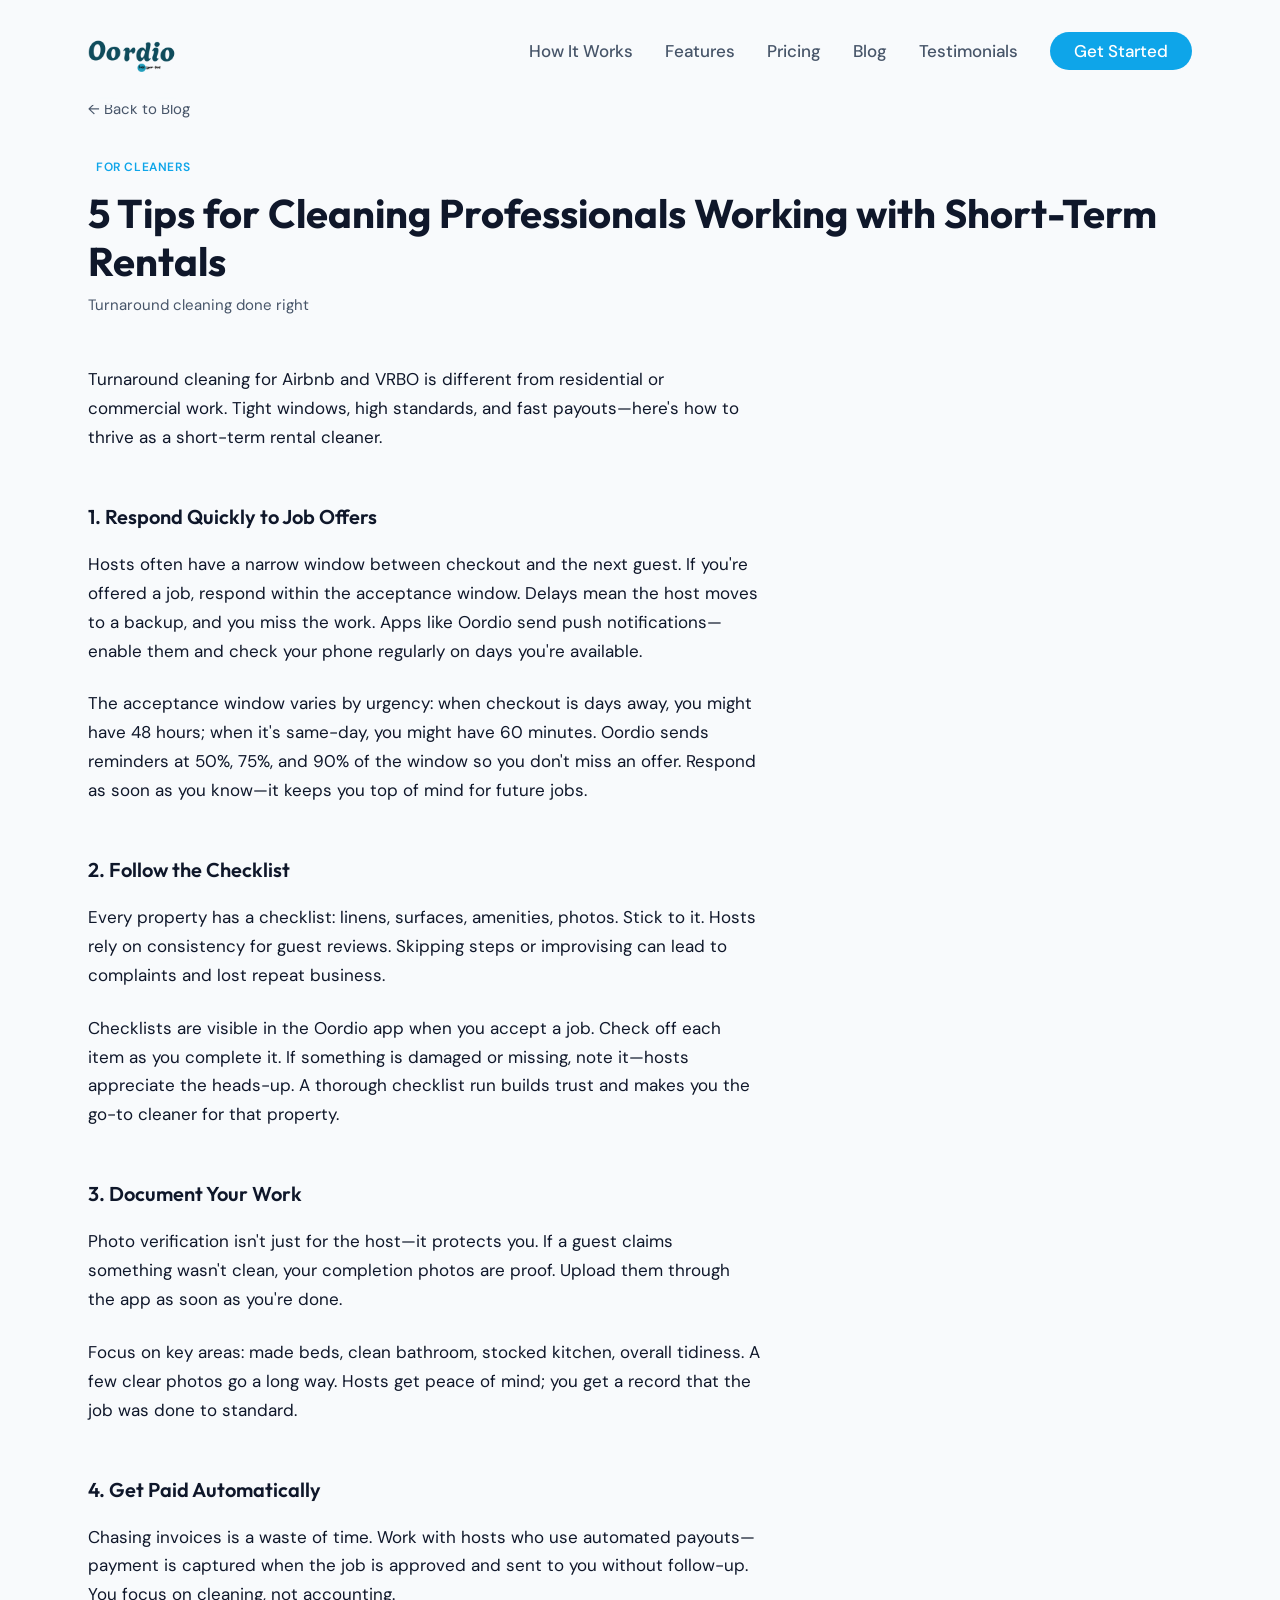
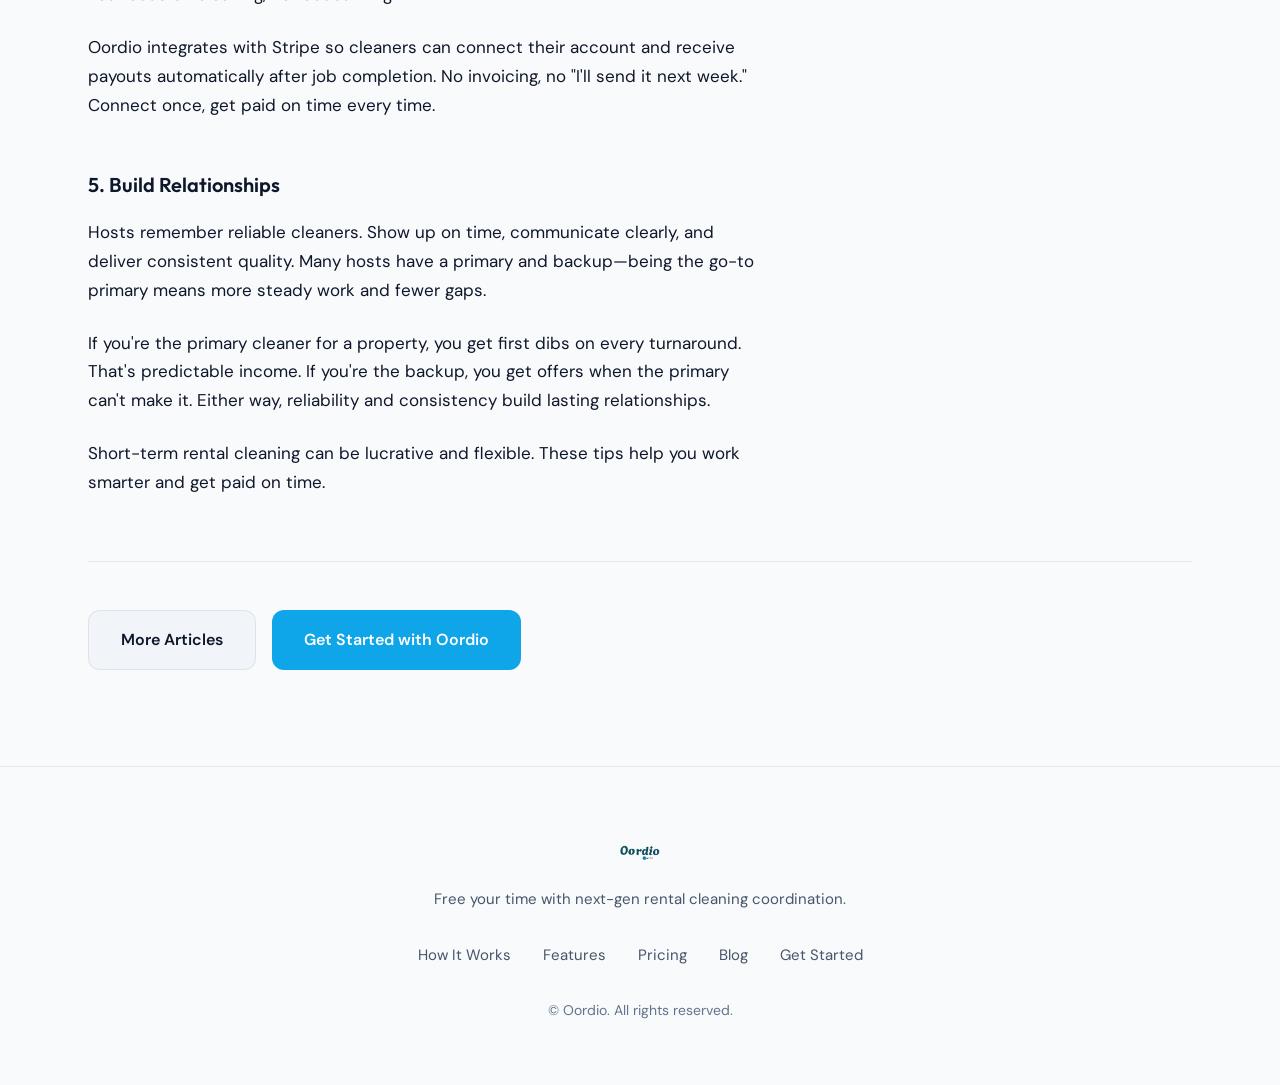
<file: blog/cleaning-professional-tips.html>
<!DOCTYPE html>
<html lang="en">
  <head>
    <meta charset="UTF-8" />
    <meta name="viewport" content="width=device-width, initial-scale=1.0" />
    <meta name="description" content="5 tips for cleaning professionals working with short-term rentals and turnaround cleaning." />
    <meta name="robots" content="index, follow" />
    <link rel="canonical" href="https://oordio.com/blog/cleaning-professional-tips.html" />
    <title>5 Tips for Cleaning Professionals in Short-Term Rentals — Oordio Blog</title>
    <meta property="og:type" content="article" />
    <meta property="og:url" content="https://oordio.com/blog/cleaning-professional-tips.html" />
    <meta property="og:title" content="5 Tips for Cleaning Professionals Working with Short-Term Rentals" />
    <meta property="og:description" content="Turnaround cleaning is different. Here's how to work efficiently, get paid on time, and build lasting host relationships." />
    <meta property="og:image" content="https://images.unsplash.com/photo-1581578731548-c64695cc6952?w=1200&q=80" />
    <meta property="og:site_name" content="Oordio" />
    <meta property="article:section" content="For Cleaners" />
    <meta name="twitter:card" content="summary_large_image" />
    <meta name="twitter:title" content="5 Tips for Cleaning Professionals in Short-Term Rentals" />
    <meta name="twitter:description" content="Work efficiently, get paid on time, and build lasting host relationships." />
    <link rel="preconnect" href="https://fonts.googleapis.com" />
    <link rel="preconnect" href="https://fonts.gstatic.com" crossorigin />
    <link href="https://fonts.googleapis.com/css2?family=DM+Sans:ital,opsz,wght@0,9..40,400;0,9..40,500;0,9..40,600;0,9..40,700;1,9..40,400&family=Outfit:wght@400;500;600;700;800&display=swap" rel="stylesheet" />
    <link rel="stylesheet" href="../styles.css" />
    <link rel="icon" href="../assets/favicon.png" type="image/png" />
  </head>
  <body>
    <header class="header" id="header">
      <nav class="nav container">
        <a href="../index.html" class="logo"><img src="../assets/logo.png" alt="Oordio — Free your time" class="logo-img" /></a>
        <ul class="nav-links">
          <li><a href="../index.html#how-it-works">How It Works</a></li>
          <li><a href="../index.html#advantages">Features</a></li>
          <li><a href="../index.html#pricing">Pricing</a></li>
          <li><a href="index.html">Blog</a></li>
          <li><a href="../index.html#testimonials">Testimonials</a></li>
          <li><a href="https://app.oordio.com" class="nav-cta">Get Started</a></li>
        </ul>
        <button class="menu-toggle" aria-label="Toggle menu" aria-expanded="false">
          <span></span><span></span><span></span>
        </button>
      </nav>
    </header>

    <main class="blog-post">
      <article class="container">
        <a href="index.html" class="blog-back">← Back to Blog</a>
        <header class="blog-post-header">
          <span class="blog-category">For Cleaners</span>
          <h1>5 Tips for Cleaning Professionals Working with Short-Term Rentals</h1>
          <p class="blog-post-meta">Turnaround cleaning done right</p>
        </header>

        <div class="blog-post-body">
          <p>Turnaround cleaning for Airbnb and VRBO is different from residential or commercial work. Tight windows, high standards, and fast payouts—here's how to thrive as a short-term rental cleaner.</p>

          <h2>1. Respond Quickly to Job Offers</h2>
          <p>Hosts often have a narrow window between checkout and the next guest. If you're offered a job, respond within the acceptance window. Delays mean the host moves to a backup, and you miss the work. Apps like Oordio send push notifications—enable them and check your phone regularly on days you're available.</p>
          <p>The acceptance window varies by urgency: when checkout is days away, you might have 48 hours; when it's same-day, you might have 60 minutes. Oordio sends reminders at 50%, 75%, and 90% of the window so you don't miss an offer. Respond as soon as you know—it keeps you top of mind for future jobs.</p>

          <h2>2. Follow the Checklist</h2>
          <p>Every property has a checklist: linens, surfaces, amenities, photos. Stick to it. Hosts rely on consistency for guest reviews. Skipping steps or improvising can lead to complaints and lost repeat business.</p>
          <p>Checklists are visible in the Oordio app when you accept a job. Check off each item as you complete it. If something is damaged or missing, note it—hosts appreciate the heads-up. A thorough checklist run builds trust and makes you the go-to cleaner for that property.</p>

          <h2>3. Document Your Work</h2>
          <p>Photo verification isn't just for the host—it protects you. If a guest claims something wasn't clean, your completion photos are proof. Upload them through the app as soon as you're done.</p>
          <p>Focus on key areas: made beds, clean bathroom, stocked kitchen, overall tidiness. A few clear photos go a long way. Hosts get peace of mind; you get a record that the job was done to standard.</p>

          <h2>4. Get Paid Automatically</h2>
          <p>Chasing invoices is a waste of time. Work with hosts who use automated payouts—payment is captured when the job is approved and sent to you without follow-up. You focus on cleaning, not accounting.</p>
          <p>Oordio integrates with Stripe so cleaners can connect their account and receive payouts automatically after job completion. No invoicing, no "I'll send it next week." Connect once, get paid on time every time.</p>

          <h2>5. Build Relationships</h2>
          <p>Hosts remember reliable cleaners. Show up on time, communicate clearly, and deliver consistent quality. Many hosts have a primary and backup—being the go-to primary means more steady work and fewer gaps.</p>
          <p>If you're the primary cleaner for a property, you get first dibs on every turnaround. That's predictable income. If you're the backup, you get offers when the primary can't make it. Either way, reliability and consistency build lasting relationships.</p>

          <p>Short-term rental cleaning can be lucrative and flexible. These tips help you work smarter and get paid on time.</p>
        </div>

        <footer class="blog-post-footer">
          <a href="index.html" class="btn btn-secondary">More Articles</a>
          <a href="https://app.oordio.com" class="btn btn-primary">Get Started with Oordio</a>
        </footer>
      </article>
    </main>

    <footer class="footer">
      <div class="container">
        <div class="footer-content">
          <a href="../index.html" class="logo"><img src="../assets/logo.png" alt="Oordio — Free your time" class="logo-img" /></a>
          <p class="footer-tagline">Free your time with next-gen rental cleaning coordination.</p>
          <div class="footer-links">
            <a href="../index.html#how-it-works">How It Works</a>
            <a href="../index.html#advantages">Features</a>
            <a href="../index.html#pricing">Pricing</a>
            <a href="index.html">Blog</a>
            <a href="https://app.oordio.com">Get Started</a>
          </div>
          <p class="footer-copy">&copy; Oordio. All rights reserved.</p>
        </div>
      </div>
    </footer>

    <script src="../script.js"></script>
  </body>
</html>
</file>
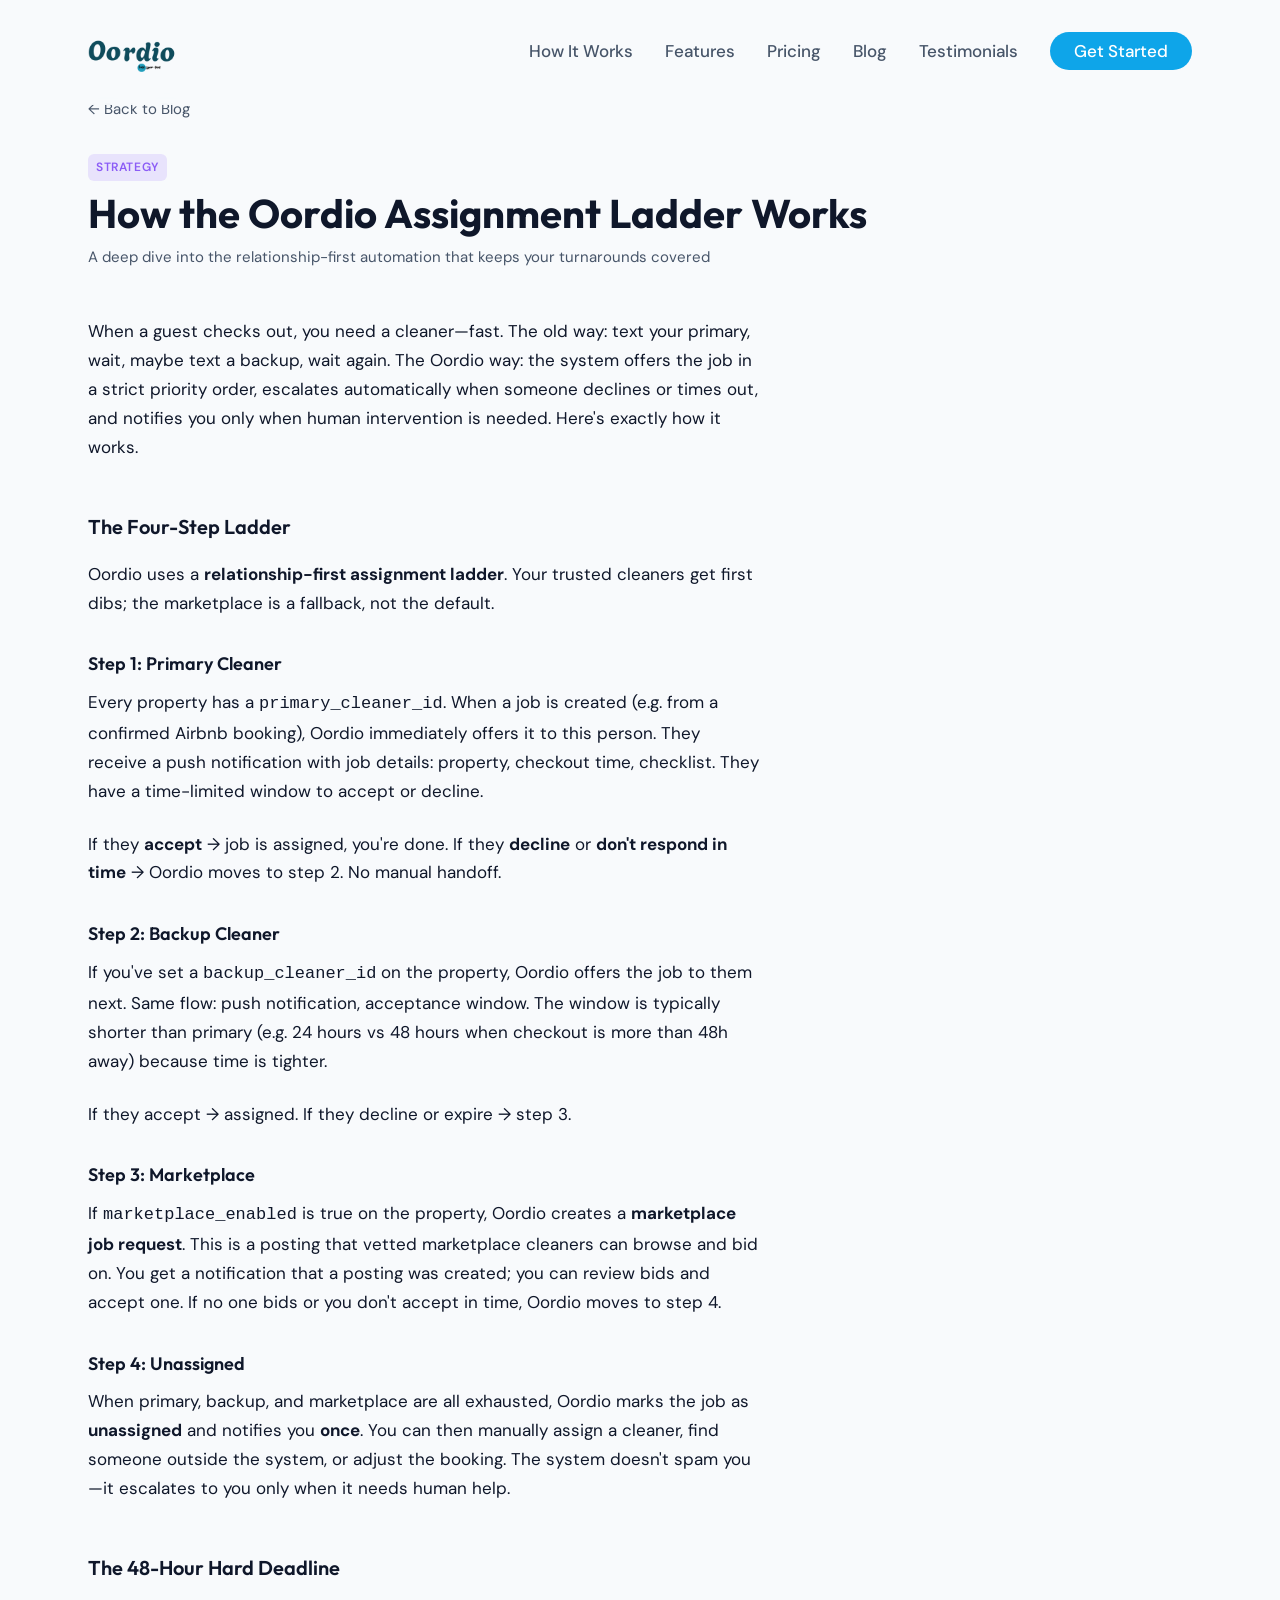
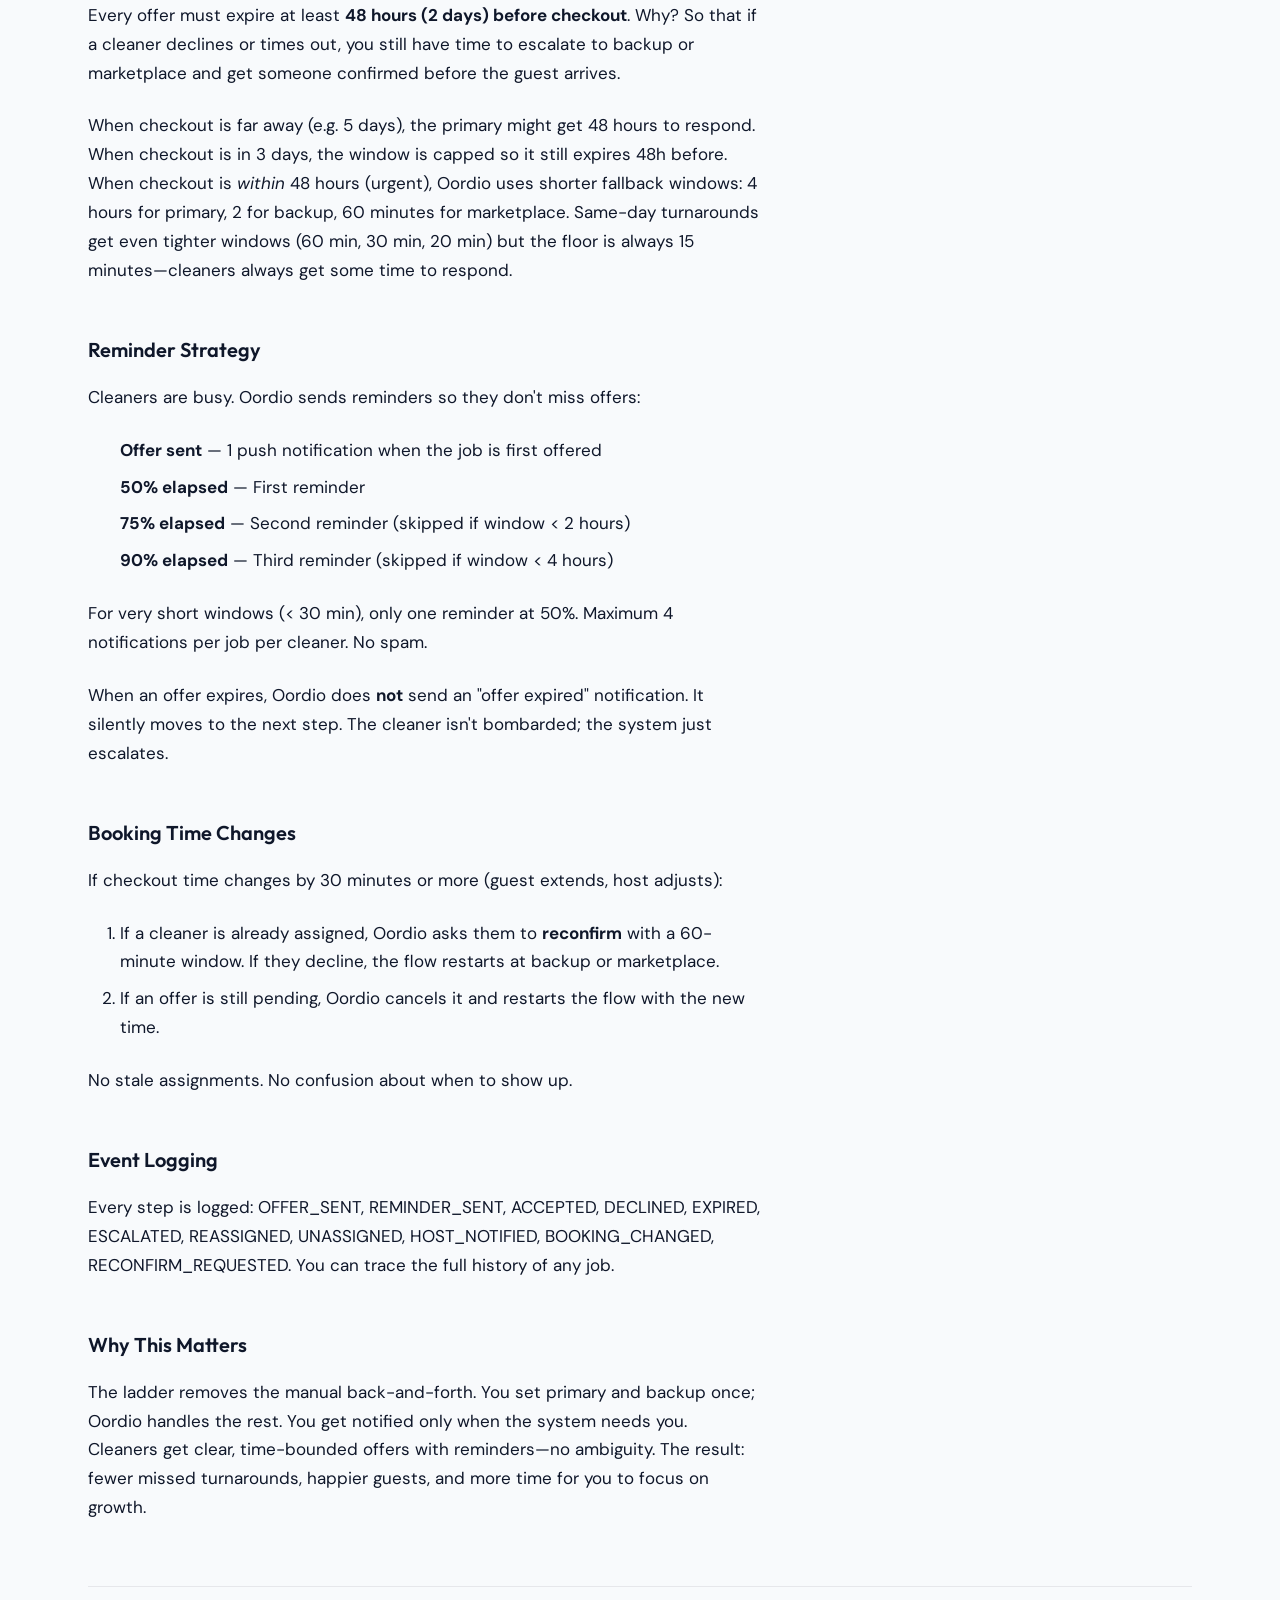
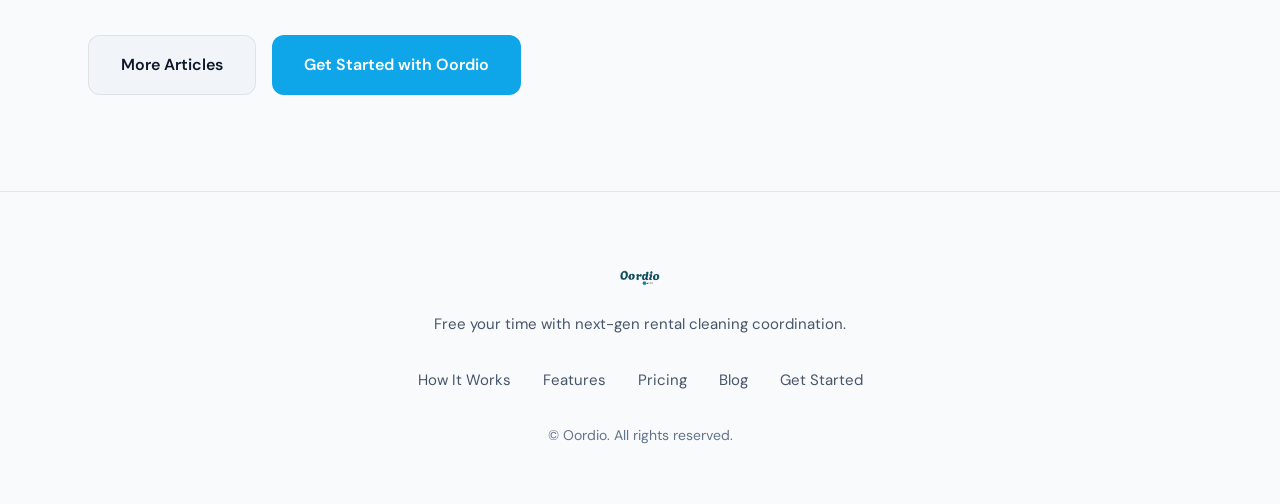
<file: blog/how-oordio-assignment-ladder-works.html>
<!DOCTYPE html>
<html lang="en">
  <head>
    <meta charset="UTF-8" />
    <meta name="viewport" content="width=device-width, initial-scale=1.0" />
    <meta name="description" content="How Oordio's relationship-first assignment ladder works: primary, backup, marketplace, and dynamic acceptance windows." />
    <meta name="robots" content="index, follow" />
    <link rel="canonical" href="https://oordio.com/blog/how-oordio-assignment-ladder-works.html" />
    <title>How the Oordio Assignment Ladder Works — Oordio Blog</title>
    <meta property="og:type" content="article" />
    <meta property="og:url" content="https://oordio.com/blog/how-oordio-assignment-ladder-works.html" />
    <meta property="og:title" content="How the Oordio Assignment Ladder Works" />
    <meta property="og:description" content="Primary, backup, marketplace—a deep dive into the relationship-first automation that keeps turnarounds covered." />
    <meta property="og:image" content="https://images.unsplash.com/photo-1551288049-bebda4e38f71?w=1200&q=80" />
    <meta property="og:site_name" content="Oordio" />
    <meta property="article:section" content="Strategy" />
    <meta name="twitter:card" content="summary_large_image" />
    <meta name="twitter:title" content="How the Oordio Assignment Ladder Works" />
    <meta name="twitter:description" content="Primary, backup, marketplace—relationship-first automation for turnarounds." />
    <link rel="preconnect" href="https://fonts.googleapis.com" />
    <link rel="preconnect" href="https://fonts.gstatic.com" crossorigin />
    <link href="https://fonts.googleapis.com/css2?family=DM+Sans:ital,opsz,wght@0,9..40,400;0,9..40,500;0,9..40,600;0,9..40,700;1,9..40,400&family=Outfit:wght@400;500;600;700;800&display=swap" rel="stylesheet" />
    <link rel="stylesheet" href="../styles.css" />
    <link rel="icon" href="../assets/favicon.png" type="image/png" />
  </head>
  <body>
    <header class="header" id="header">
      <nav class="nav container">
        <a href="../index.html" class="logo"><img src="../assets/logo.png" alt="Oordio — Free your time" class="logo-img" /></a>
        <ul class="nav-links">
          <li><a href="../index.html#how-it-works">How It Works</a></li>
          <li><a href="../index.html#advantages">Features</a></li>
          <li><a href="../index.html#pricing">Pricing</a></li>
          <li><a href="index.html">Blog</a></li>
          <li><a href="../index.html#testimonials">Testimonials</a></li>
          <li><a href="https://app.oordio.com" class="nav-cta">Get Started</a></li>
        </ul>
        <button class="menu-toggle" aria-label="Toggle menu" aria-expanded="false">
          <span></span><span></span><span></span>
        </button>
      </nav>
    </header>

    <main class="blog-post">
      <article class="container">
        <a href="index.html" class="blog-back">← Back to Blog</a>
        <header class="blog-post-header">
          <span class="blog-category blog-category-strategy">Strategy</span>
          <h1>How the Oordio Assignment Ladder Works</h1>
          <p class="blog-post-meta">A deep dive into the relationship-first automation that keeps your turnarounds covered</p>
        </header>

        <div class="blog-post-body">
          <p>When a guest checks out, you need a cleaner—fast. The old way: text your primary, wait, maybe text a backup, wait again. The Oordio way: the system offers the job in a strict priority order, escalates automatically when someone declines or times out, and notifies you only when human intervention is needed. Here's exactly how it works.</p>

          <h2>The Four-Step Ladder</h2>
          <p>Oordio uses a <strong>relationship-first assignment ladder</strong>. Your trusted cleaners get first dibs; the marketplace is a fallback, not the default.</p>

          <h3>Step 1: Primary Cleaner</h3>
          <p>Every property has a <code>primary_cleaner_id</code>. When a job is created (e.g. from a confirmed Airbnb booking), Oordio immediately offers it to this person. They receive a push notification with job details: property, checkout time, checklist. They have a time-limited window to accept or decline.</p>
          <p>If they <strong>accept</strong> → job is assigned, you're done. If they <strong>decline</strong> or <strong>don't respond in time</strong> → Oordio moves to step 2. No manual handoff.</p>

          <h3>Step 2: Backup Cleaner</h3>
          <p>If you've set a <code>backup_cleaner_id</code> on the property, Oordio offers the job to them next. Same flow: push notification, acceptance window. The window is typically shorter than primary (e.g. 24 hours vs 48 hours when checkout is more than 48h away) because time is tighter.</p>
          <p>If they accept → assigned. If they decline or expire → step 3.</p>

          <h3>Step 3: Marketplace</h3>
          <p>If <code>marketplace_enabled</code> is true on the property, Oordio creates a <strong>marketplace job request</strong>. This is a posting that vetted marketplace cleaners can browse and bid on. You get a notification that a posting was created; you can review bids and accept one. If no one bids or you don't accept in time, Oordio moves to step 4.</p>

          <h3>Step 4: Unassigned</h3>
          <p>When primary, backup, and marketplace are all exhausted, Oordio marks the job as <strong>unassigned</strong> and notifies you <strong>once</strong>. You can then manually assign a cleaner, find someone outside the system, or adjust the booking. The system doesn't spam you—it escalates to you only when it needs human help.</p>

          <h2>The 48-Hour Hard Deadline</h2>
          <p>Every offer must expire at least <strong>48 hours (2 days) before checkout</strong>. Why? So that if a cleaner declines or times out, you still have time to escalate to backup or marketplace and get someone confirmed before the guest arrives.</p>
          <p>When checkout is far away (e.g. 5 days), the primary might get 48 hours to respond. When checkout is in 3 days, the window is capped so it still expires 48h before. When checkout is <em>within</em> 48 hours (urgent), Oordio uses shorter fallback windows: 4 hours for primary, 2 for backup, 60 minutes for marketplace. Same-day turnarounds get even tighter windows (60 min, 30 min, 20 min) but the floor is always 15 minutes—cleaners always get some time to respond.</p>

          <h2>Reminder Strategy</h2>
          <p>Cleaners are busy. Oordio sends reminders so they don't miss offers:</p>
          <ul>
            <li><strong>Offer sent</strong> — 1 push notification when the job is first offered</li>
            <li><strong>50% elapsed</strong> — First reminder</li>
            <li><strong>75% elapsed</strong> — Second reminder (skipped if window &lt; 2 hours)</li>
            <li><strong>90% elapsed</strong> — Third reminder (skipped if window &lt; 4 hours)</li>
          </ul>
          <p>For very short windows (&lt; 30 min), only one reminder at 50%. Maximum 4 notifications per job per cleaner. No spam.</p>
          <p>When an offer expires, Oordio does <strong>not</strong> send an "offer expired" notification. It silently moves to the next step. The cleaner isn't bombarded; the system just escalates.</p>

          <h2>Booking Time Changes</h2>
          <p>If checkout time changes by 30 minutes or more (guest extends, host adjusts):</p>
          <ol>
            <li>If a cleaner is already assigned, Oordio asks them to <strong>reconfirm</strong> with a 60-minute window. If they decline, the flow restarts at backup or marketplace.</li>
            <li>If an offer is still pending, Oordio cancels it and restarts the flow with the new time.</li>
          </ol>
          <p>No stale assignments. No confusion about when to show up.</p>

          <h2>Event Logging</h2>
          <p>Every step is logged: OFFER_SENT, REMINDER_SENT, ACCEPTED, DECLINED, EXPIRED, ESCALATED, REASSIGNED, UNASSIGNED, HOST_NOTIFIED, BOOKING_CHANGED, RECONFIRM_REQUESTED. You can trace the full history of any job.</p>

          <h2>Why This Matters</h2>
          <p>The ladder removes the manual back-and-forth. You set primary and backup once; Oordio handles the rest. You get notified only when the system needs you. Cleaners get clear, time-bounded offers with reminders—no ambiguity. The result: fewer missed turnarounds, happier guests, and more time for you to focus on growth.</p>
        </div>

        <footer class="blog-post-footer">
          <a href="index.html" class="btn btn-secondary">More Articles</a>
          <a href="https://app.oordio.com" class="btn btn-primary">Get Started with Oordio</a>
        </footer>
      </article>
    </main>

    <footer class="footer">
      <div class="container">
        <div class="footer-content">
          <a href="../index.html" class="logo"><img src="../assets/logo.png" alt="Oordio — Free your time" class="logo-img" /></a>
          <p class="footer-tagline">Free your time with next-gen rental cleaning coordination.</p>
          <div class="footer-links">
            <a href="../index.html#how-it-works">How It Works</a>
            <a href="../index.html#advantages">Features</a>
            <a href="../index.html#pricing">Pricing</a>
            <a href="index.html">Blog</a>
            <a href="https://app.oordio.com">Get Started</a>
          </div>
          <p class="footer-copy">&copy; Oordio. All rights reserved.</p>
        </div>
      </div>
    </footer>

    <script src="../script.js"></script>
  </body>
</html>
</file>
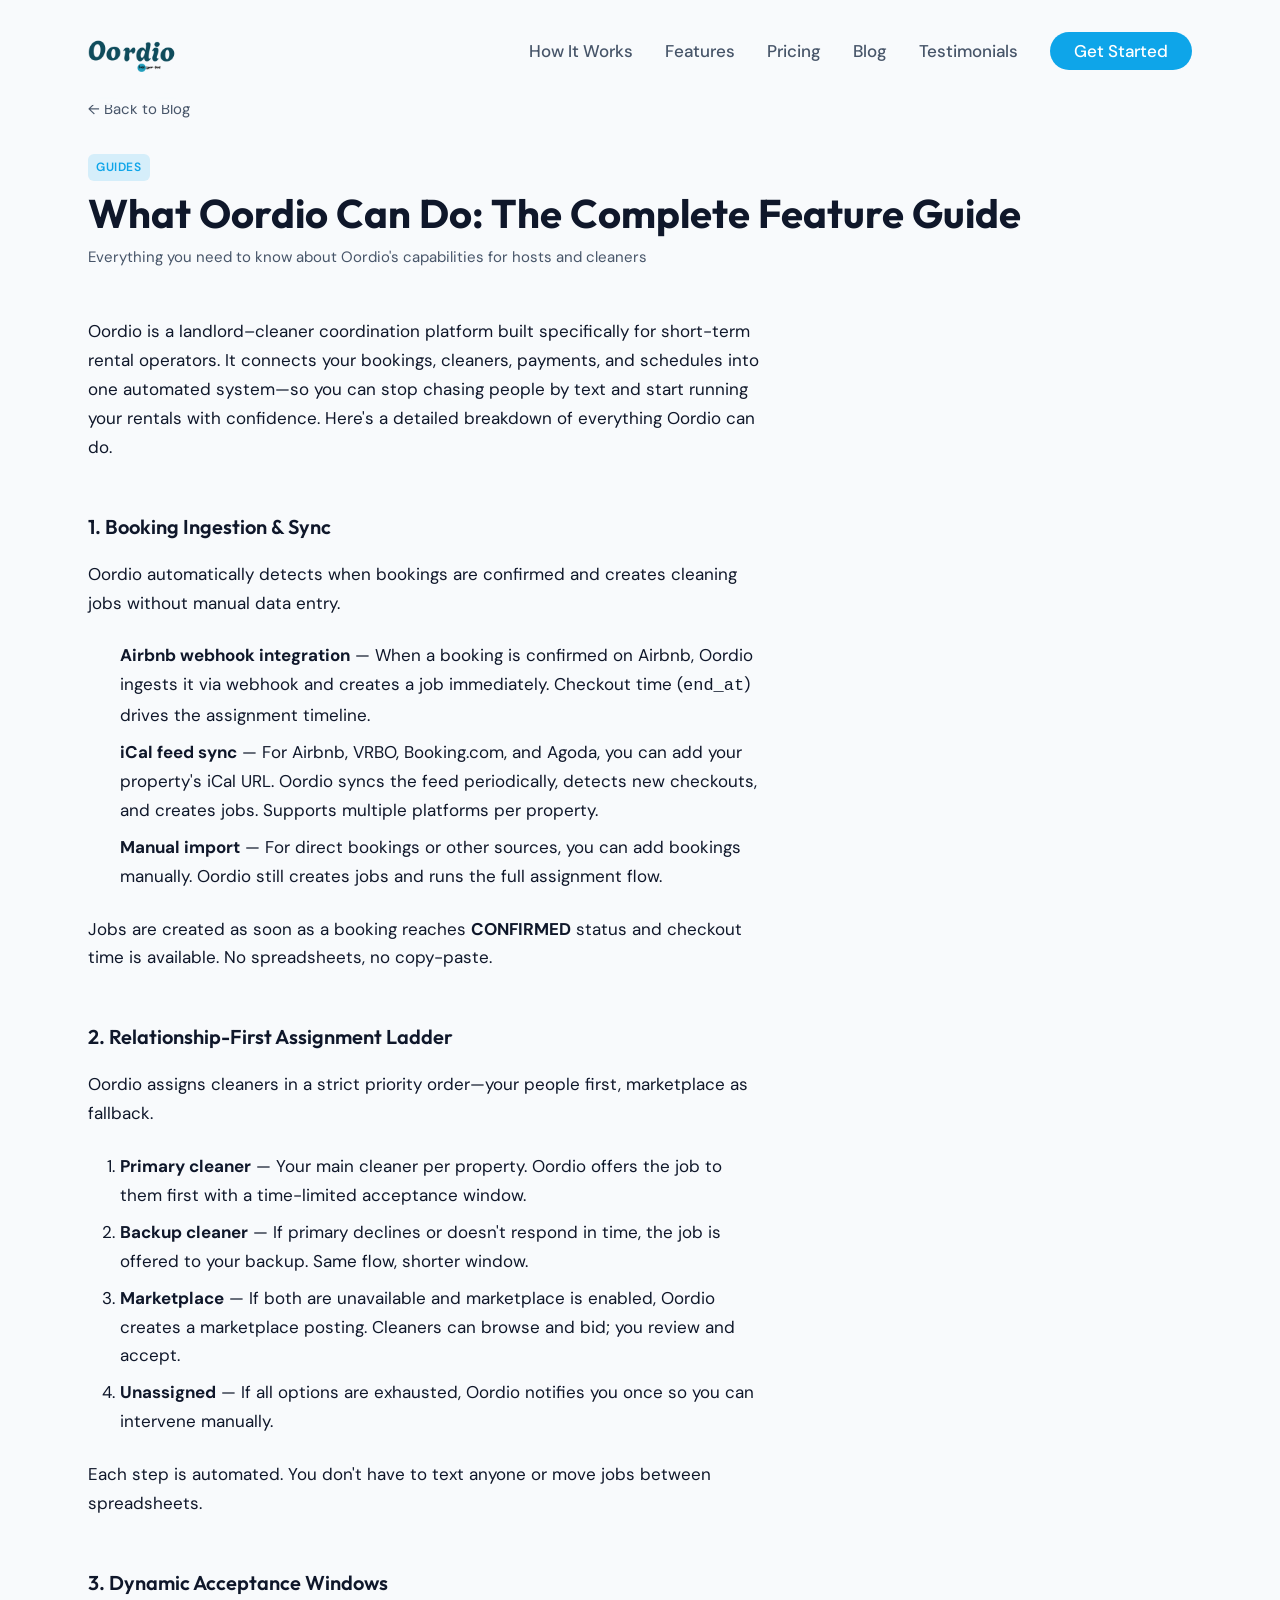
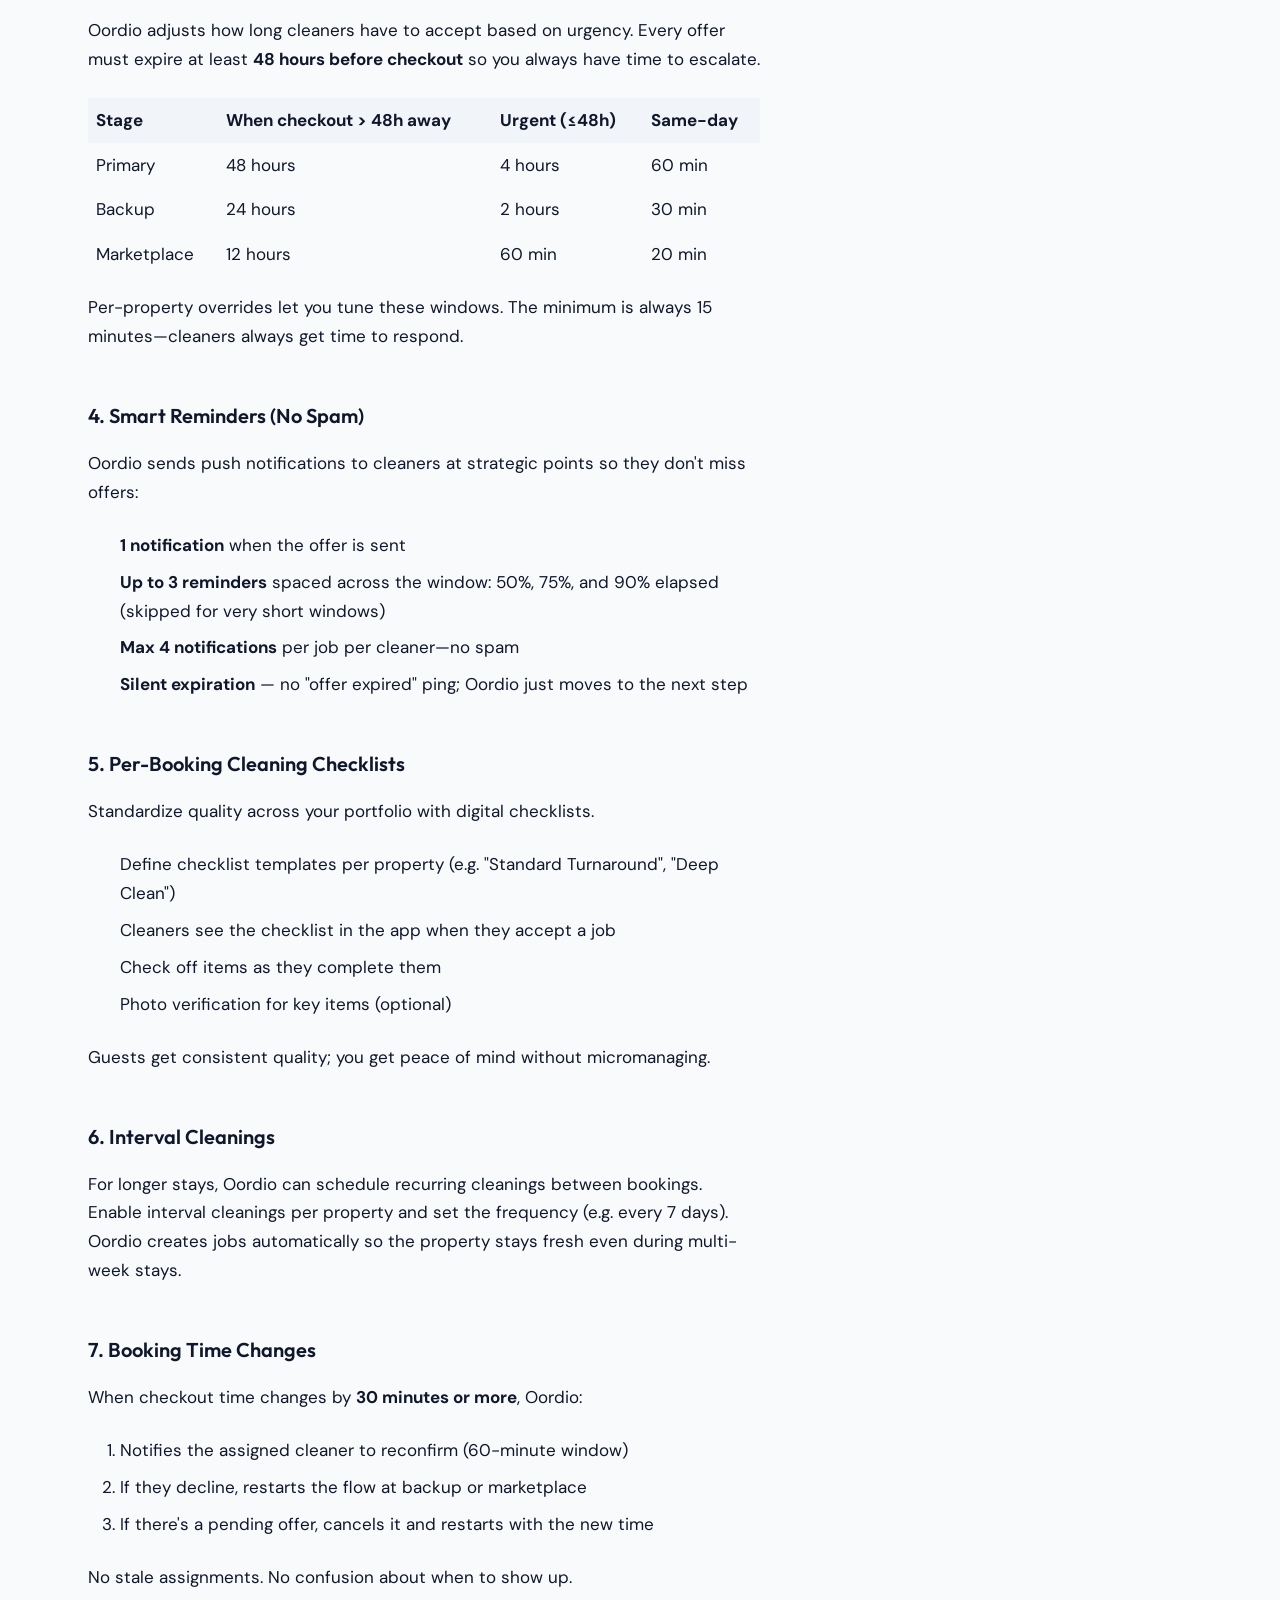
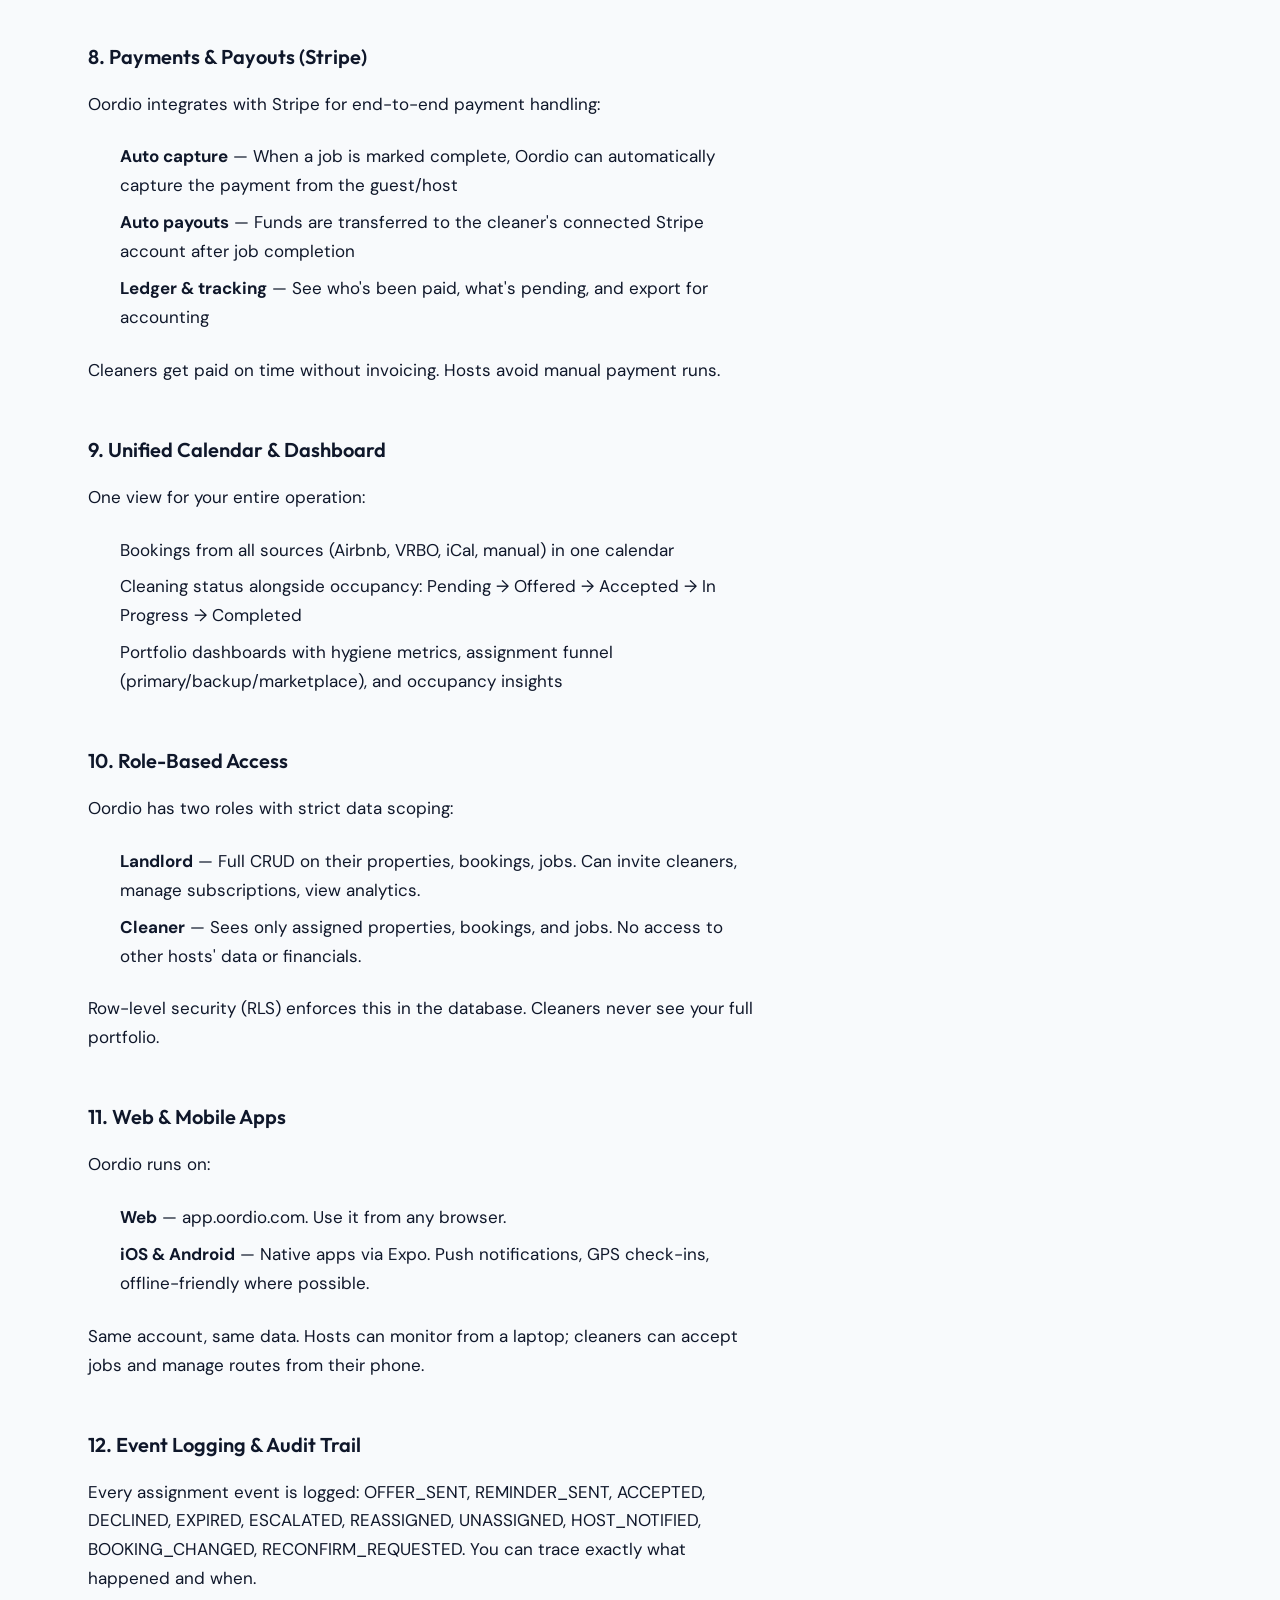
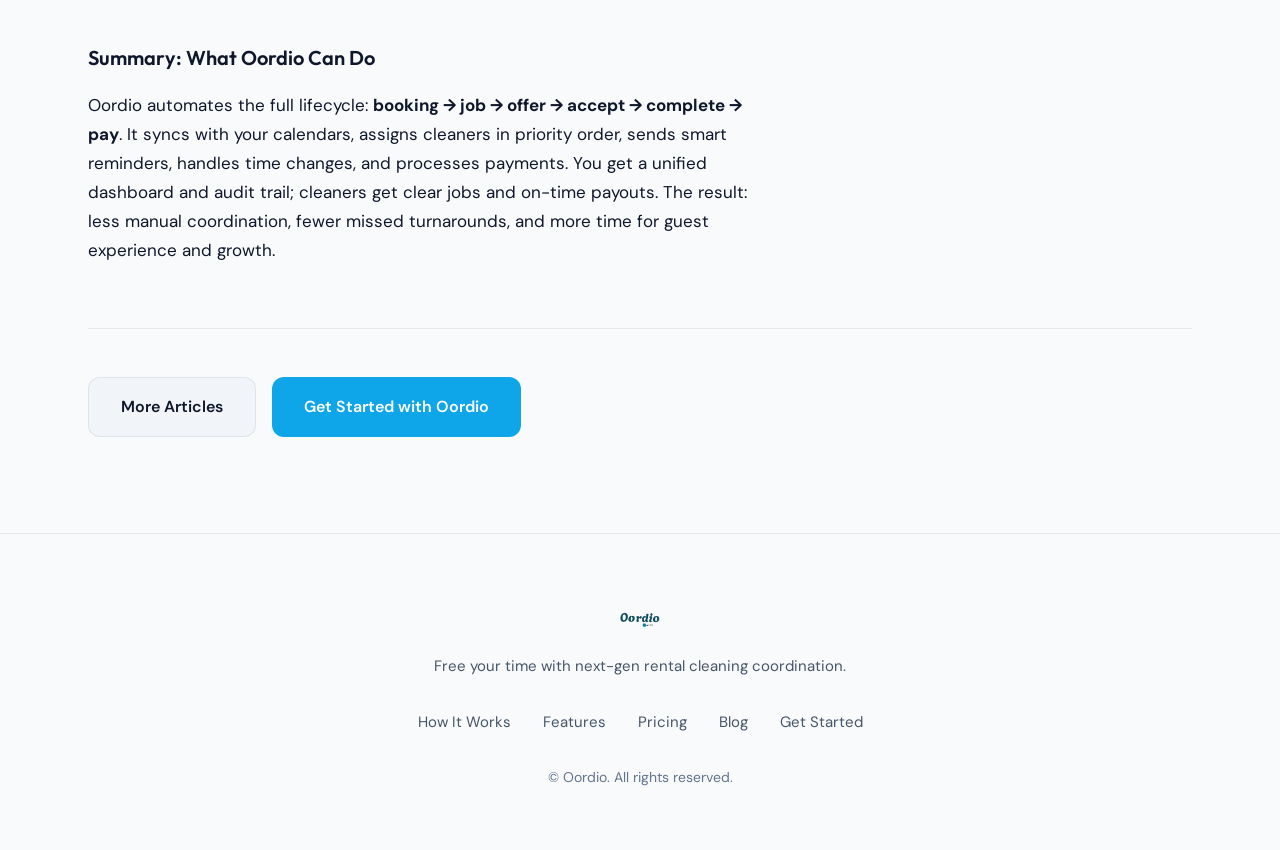
<file: blog/oordio-complete-feature-guide.html>
<!DOCTYPE html>
<html lang="en">
  <head>
    <meta charset="UTF-8" />
    <meta name="viewport" content="width=device-width, initial-scale=1.0" />
    <meta name="description" content="A complete guide to Oordio's features: booking sync, auto-assignment, checklists, payments, marketplace, and more for short-term rental hosts." />
    <meta name="robots" content="index, follow" />
    <link rel="canonical" href="https://oordio.com/blog/oordio-complete-feature-guide.html" />
    <title>What Oordio Can Do: The Complete Feature Guide — Oordio Blog</title>
    <meta property="og:type" content="article" />
    <meta property="og:url" content="https://oordio.com/blog/oordio-complete-feature-guide.html" />
    <meta property="og:title" content="What Oordio Can Do: The Complete Feature Guide" />
    <meta property="og:description" content="Everything you need to know about Oordio's capabilities: booking sync, auto-assignment, checklists, payments, marketplace, and more." />
    <meta property="og:image" content="https://images.unsplash.com/photo-1454165804606-c3d57bc86b40?w=1200&q=80" />
    <meta property="og:site_name" content="Oordio" />
    <meta property="article:section" content="Guides" />
    <meta name="twitter:card" content="summary_large_image" />
    <meta name="twitter:title" content="What Oordio Can Do: The Complete Feature Guide" />
    <meta name="twitter:description" content="Everything you need to know about Oordio's capabilities for hosts and cleaners." />
    <link rel="preconnect" href="https://fonts.googleapis.com" />
    <link rel="preconnect" href="https://fonts.gstatic.com" crossorigin />
    <link href="https://fonts.googleapis.com/css2?family=DM+Sans:ital,opsz,wght@0,9..40,400;0,9..40,500;0,9..40,600;0,9..40,700;1,9..40,400&family=Outfit:wght@400;500;600;700;800&display=swap" rel="stylesheet" />
    <link rel="stylesheet" href="../styles.css" />
    <link rel="icon" href="../assets/favicon.png" type="image/png" />
  </head>
  <body>
    <header class="header" id="header">
      <nav class="nav container">
        <a href="../index.html" class="logo"><img src="../assets/logo.png" alt="Oordio — Free your time" class="logo-img" /></a>
        <ul class="nav-links">
          <li><a href="../index.html#how-it-works">How It Works</a></li>
          <li><a href="../index.html#advantages">Features</a></li>
          <li><a href="../index.html#pricing">Pricing</a></li>
          <li><a href="index.html">Blog</a></li>
          <li><a href="../index.html#testimonials">Testimonials</a></li>
          <li><a href="https://app.oordio.com" class="nav-cta">Get Started</a></li>
        </ul>
        <button class="menu-toggle" aria-label="Toggle menu" aria-expanded="false">
          <span></span><span></span><span></span>
        </button>
      </nav>
    </header>

    <main class="blog-post">
      <article class="container">
        <a href="index.html" class="blog-back">← Back to Blog</a>
        <header class="blog-post-header">
          <span class="blog-category blog-category-guides">Guides</span>
          <h1>What Oordio Can Do: The Complete Feature Guide</h1>
          <p class="blog-post-meta">Everything you need to know about Oordio's capabilities for hosts and cleaners</p>
        </header>

        <div class="blog-post-body">
          <p>Oordio is a landlord–cleaner coordination platform built specifically for short-term rental operators. It connects your bookings, cleaners, payments, and schedules into one automated system—so you can stop chasing people by text and start running your rentals with confidence. Here's a detailed breakdown of everything Oordio can do.</p>

          <h2>1. Booking Ingestion & Sync</h2>
          <p>Oordio automatically detects when bookings are confirmed and creates cleaning jobs without manual data entry.</p>
          <ul>
            <li><strong>Airbnb webhook integration</strong> — When a booking is confirmed on Airbnb, Oordio ingests it via webhook and creates a job immediately. Checkout time (<code>end_at</code>) drives the assignment timeline.</li>
            <li><strong>iCal feed sync</strong> — For Airbnb, VRBO, Booking.com, and Agoda, you can add your property's iCal URL. Oordio syncs the feed periodically, detects new checkouts, and creates jobs. Supports multiple platforms per property.</li>
            <li><strong>Manual import</strong> — For direct bookings or other sources, you can add bookings manually. Oordio still creates jobs and runs the full assignment flow.</li>
          </ul>
          <p>Jobs are created as soon as a booking reaches <strong>CONFIRMED</strong> status and checkout time is available. No spreadsheets, no copy-paste.</p>

          <h2>2. Relationship-First Assignment Ladder</h2>
          <p>Oordio assigns cleaners in a strict priority order—your people first, marketplace as fallback.</p>
          <ol>
            <li><strong>Primary cleaner</strong> — Your main cleaner per property. Oordio offers the job to them first with a time-limited acceptance window.</li>
            <li><strong>Backup cleaner</strong> — If primary declines or doesn't respond in time, the job is offered to your backup. Same flow, shorter window.</li>
            <li><strong>Marketplace</strong> — If both are unavailable and marketplace is enabled, Oordio creates a marketplace posting. Cleaners can browse and bid; you review and accept.</li>
            <li><strong>Unassigned</strong> — If all options are exhausted, Oordio notifies you once so you can intervene manually.</li>
          </ol>
          <p>Each step is automated. You don't have to text anyone or move jobs between spreadsheets.</p>

          <h2>3. Dynamic Acceptance Windows</h2>
          <p>Oordio adjusts how long cleaners have to accept based on urgency. Every offer must expire at least <strong>48 hours before checkout</strong> so you always have time to escalate.</p>
          <table style="width:100%; border-collapse: collapse; margin: 1rem 0;">
            <thead>
              <tr style="background: var(--color-surface, #f8fafc);">
                <th style="padding: 0.5rem; text-align: left;">Stage</th>
                <th style="padding: 0.5rem; text-align: left;">When checkout &gt; 48h away</th>
                <th style="padding: 0.5rem; text-align: left;">Urgent (≤48h)</th>
                <th style="padding: 0.5rem; text-align: left;">Same-day</th>
              </tr>
            </thead>
            <tbody>
              <tr><td style="padding: 0.5rem;">Primary</td><td style="padding: 0.5rem;">48 hours</td><td style="padding: 0.5rem;">4 hours</td><td style="padding: 0.5rem;">60 min</td></tr>
              <tr><td style="padding: 0.5rem;">Backup</td><td style="padding: 0.5rem;">24 hours</td><td style="padding: 0.5rem;">2 hours</td><td style="padding: 0.5rem;">30 min</td></tr>
              <tr><td style="padding: 0.5rem;">Marketplace</td><td style="padding: 0.5rem;">12 hours</td><td style="padding: 0.5rem;">60 min</td><td style="padding: 0.5rem;">20 min</td></tr>
            </tbody>
          </table>
          <p>Per-property overrides let you tune these windows. The minimum is always 15 minutes—cleaners always get time to respond.</p>

          <h2>4. Smart Reminders (No Spam)</h2>
          <p>Oordio sends push notifications to cleaners at strategic points so they don't miss offers:</p>
          <ul>
            <li><strong>1 notification</strong> when the offer is sent</li>
            <li><strong>Up to 3 reminders</strong> spaced across the window: 50%, 75%, and 90% elapsed (skipped for very short windows)</li>
            <li><strong>Max 4 notifications</strong> per job per cleaner—no spam</li>
            <li><strong>Silent expiration</strong> — no "offer expired" ping; Oordio just moves to the next step</li>
          </ul>

          <h2>5. Per-Booking Cleaning Checklists</h2>
          <p>Standardize quality across your portfolio with digital checklists.</p>
          <ul>
            <li>Define checklist templates per property (e.g. "Standard Turnaround", "Deep Clean")</li>
            <li>Cleaners see the checklist in the app when they accept a job</li>
            <li>Check off items as they complete them</li>
            <li>Photo verification for key items (optional)</li>
          </ul>
          <p>Guests get consistent quality; you get peace of mind without micromanaging.</p>

          <h2>6. Interval Cleanings</h2>
          <p>For longer stays, Oordio can schedule recurring cleanings between bookings. Enable interval cleanings per property and set the frequency (e.g. every 7 days). Oordio creates jobs automatically so the property stays fresh even during multi-week stays.</p>

          <h2>7. Booking Time Changes</h2>
          <p>When checkout time changes by <strong>30 minutes or more</strong>, Oordio:</p>
          <ol>
            <li>Notifies the assigned cleaner to reconfirm (60-minute window)</li>
            <li>If they decline, restarts the flow at backup or marketplace</li>
            <li>If there's a pending offer, cancels it and restarts with the new time</li>
          </ol>
          <p>No stale assignments. No confusion about when to show up.</p>

          <h2>8. Payments & Payouts (Stripe)</h2>
          <p>Oordio integrates with Stripe for end-to-end payment handling:</p>
          <ul>
            <li><strong>Auto capture</strong> — When a job is marked complete, Oordio can automatically capture the payment from the guest/host</li>
            <li><strong>Auto payouts</strong> — Funds are transferred to the cleaner's connected Stripe account after job completion</li>
            <li><strong>Ledger & tracking</strong> — See who's been paid, what's pending, and export for accounting</li>
          </ul>
          <p>Cleaners get paid on time without invoicing. Hosts avoid manual payment runs.</p>

          <h2>9. Unified Calendar & Dashboard</h2>
          <p>One view for your entire operation:</p>
          <ul>
            <li>Bookings from all sources (Airbnb, VRBO, iCal, manual) in one calendar</li>
            <li>Cleaning status alongside occupancy: Pending → Offered → Accepted → In Progress → Completed</li>
            <li>Portfolio dashboards with hygiene metrics, assignment funnel (primary/backup/marketplace), and occupancy insights</li>
          </ul>

          <h2>10. Role-Based Access</h2>
          <p>Oordio has two roles with strict data scoping:</p>
          <ul>
            <li><strong>Landlord</strong> — Full CRUD on their properties, bookings, jobs. Can invite cleaners, manage subscriptions, view analytics.</li>
            <li><strong>Cleaner</strong> — Sees only assigned properties, bookings, and jobs. No access to other hosts' data or financials.</li>
          </ul>
          <p>Row-level security (RLS) enforces this in the database. Cleaners never see your full portfolio.</p>

          <h2>11. Web & Mobile Apps</h2>
          <p>Oordio runs on:</p>
          <ul>
            <li><strong>Web</strong> — app.oordio.com. Use it from any browser.</li>
            <li><strong>iOS & Android</strong> — Native apps via Expo. Push notifications, GPS check-ins, offline-friendly where possible.</li>
          </ul>
          <p>Same account, same data. Hosts can monitor from a laptop; cleaners can accept jobs and manage routes from their phone.</p>

          <h2>12. Event Logging & Audit Trail</h2>
          <p>Every assignment event is logged: OFFER_SENT, REMINDER_SENT, ACCEPTED, DECLINED, EXPIRED, ESCALATED, REASSIGNED, UNASSIGNED, HOST_NOTIFIED, BOOKING_CHANGED, RECONFIRM_REQUESTED. You can trace exactly what happened and when.</p>

          <h2>Summary: What Oordio Can Do</h2>
          <p>Oordio automates the full lifecycle: <strong>booking → job → offer → accept → complete → pay</strong>. It syncs with your calendars, assigns cleaners in priority order, sends smart reminders, handles time changes, and processes payments. You get a unified dashboard and audit trail; cleaners get clear jobs and on-time payouts. The result: less manual coordination, fewer missed turnarounds, and more time for guest experience and growth.</p>
        </div>

        <footer class="blog-post-footer">
          <a href="index.html" class="btn btn-secondary">More Articles</a>
          <a href="https://app.oordio.com" class="btn btn-primary">Get Started with Oordio</a>
        </footer>
      </article>
    </main>

    <footer class="footer">
      <div class="container">
        <div class="footer-content">
          <a href="../index.html" class="logo"><img src="../assets/logo.png" alt="Oordio — Free your time" class="logo-img" /></a>
          <p class="footer-tagline">Free your time with next-gen rental cleaning coordination.</p>
          <div class="footer-links">
            <a href="../index.html#how-it-works">How It Works</a>
            <a href="../index.html#advantages">Features</a>
            <a href="../index.html#pricing">Pricing</a>
            <a href="index.html">Blog</a>
            <a href="https://app.oordio.com">Get Started</a>
          </div>
          <p class="footer-copy">&copy; Oordio. All rights reserved.</p>
        </div>
      </div>
    </footer>

    <script src="../script.js"></script>
  </body>
</html>
</file>
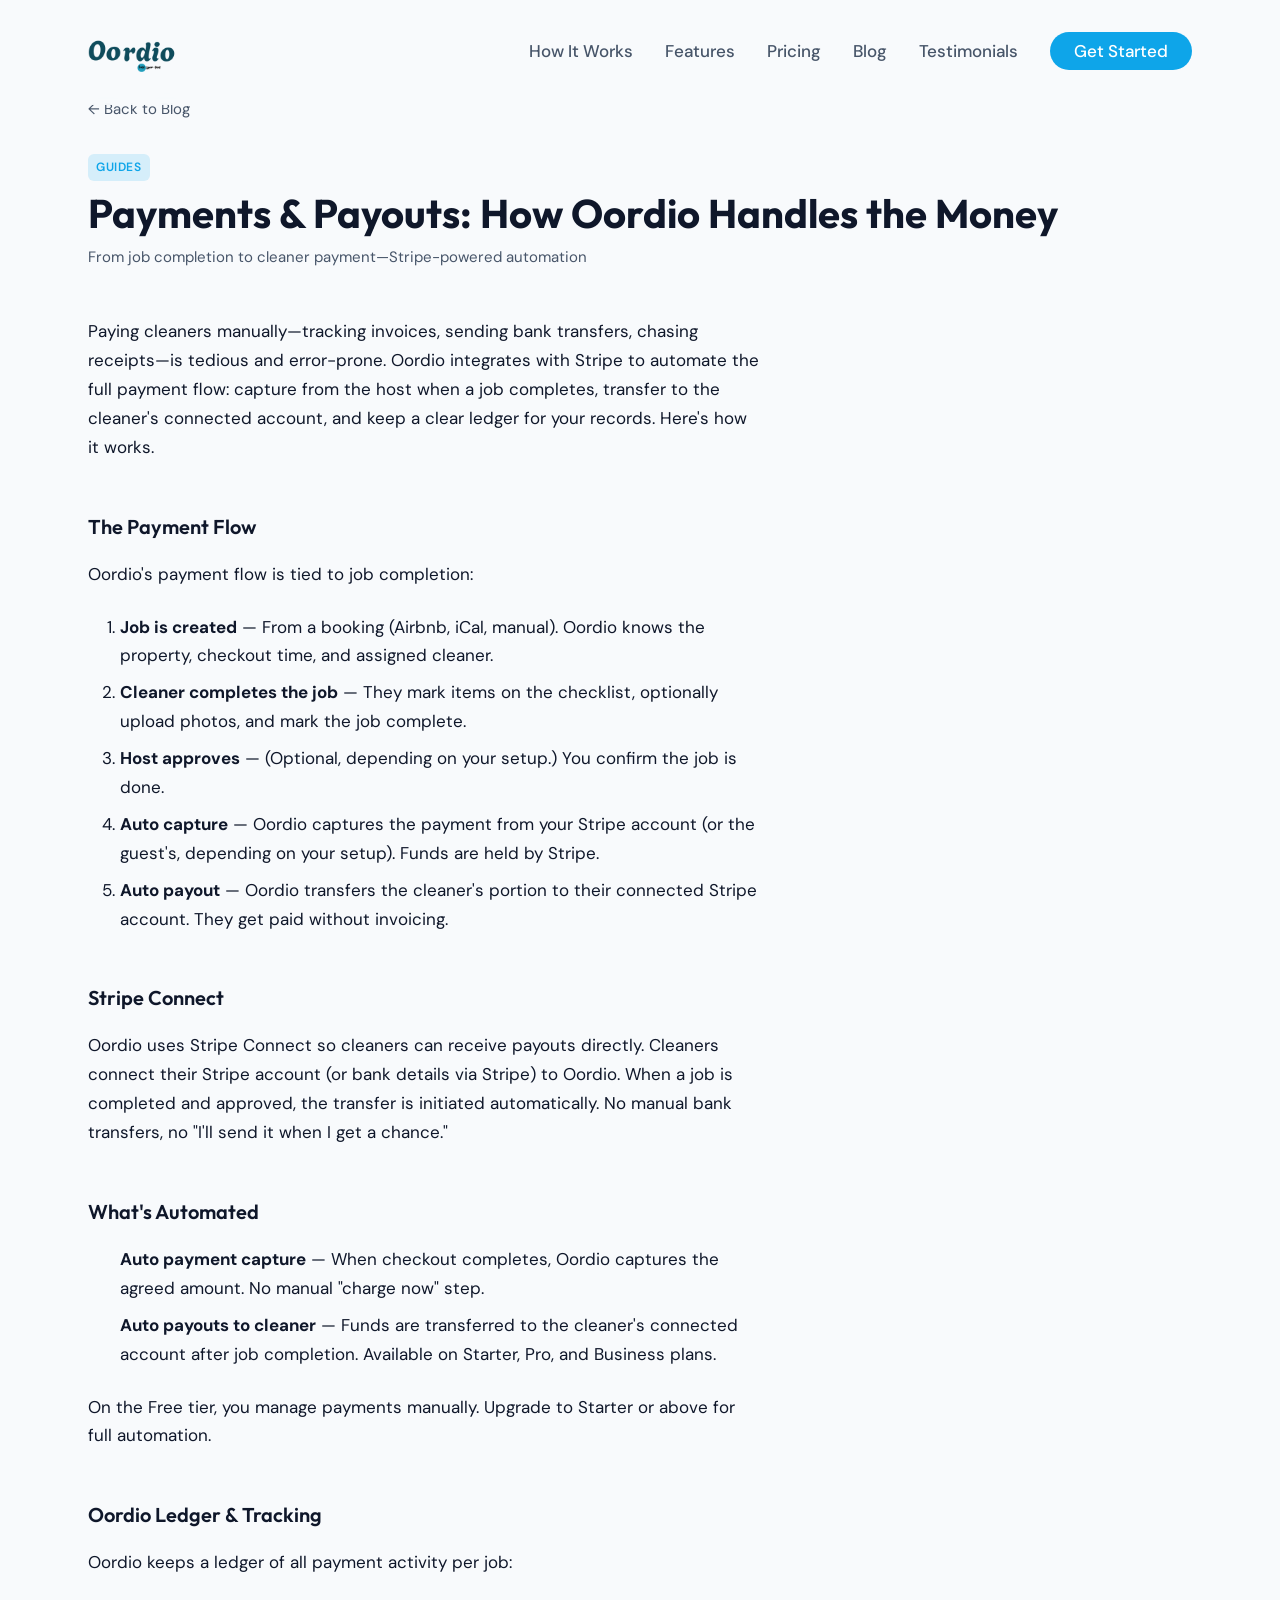
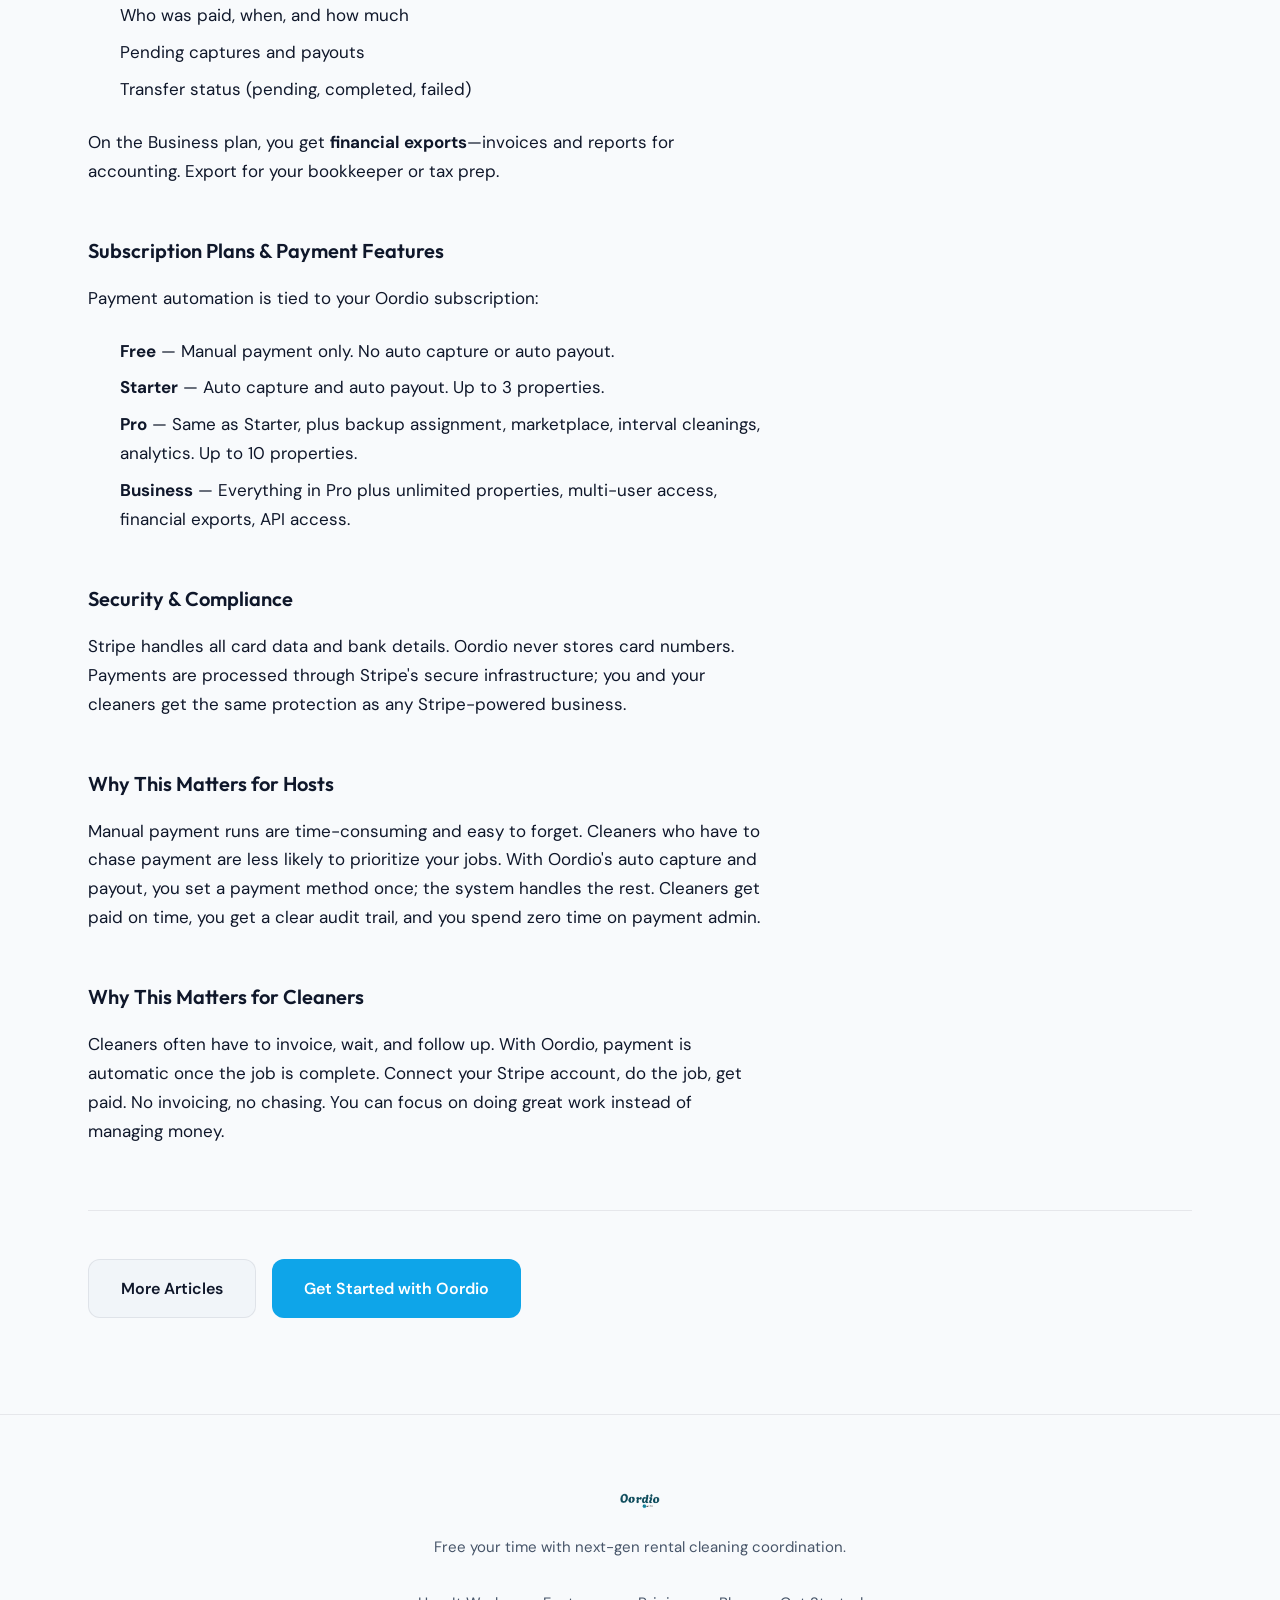
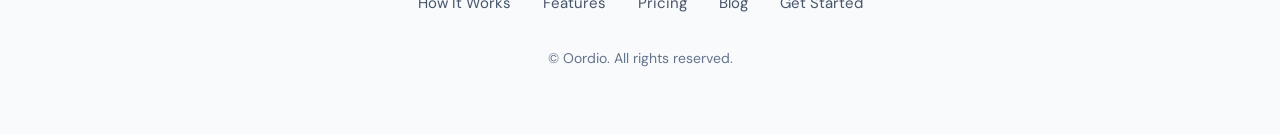
<file: blog/payments-and-payouts-how-oordio-handles-money.html>
<!DOCTYPE html>
<html lang="en">
  <head>
    <meta charset="UTF-8" />
    <meta name="viewport" content="width=device-width, initial-scale=1.0" />
    <meta name="description" content="How Oordio handles payments and payouts: Stripe integration, auto capture, auto payouts to cleaners, and payment tracking." />
    <meta name="robots" content="index, follow" />
    <link rel="canonical" href="https://oordio.com/blog/payments-and-payouts-how-oordio-handles-money.html" />
    <title>Payments & Payouts: How Oordio Handles the Money — Oordio Blog</title>
    <meta property="og:type" content="article" />
    <meta property="og:url" content="https://oordio.com/blog/payments-and-payouts-how-oordio-handles-money.html" />
    <meta property="og:title" content="Payments & Payouts: How Oordio Handles the Money" />
    <meta property="og:description" content="Stripe integration, auto capture, auto payouts to cleaners—from job completion to cleaner payment." />
    <meta property="og:image" content="https://images.unsplash.com/photo-1554224155-6726b3ff858f?w=1200&q=80" />
    <meta property="og:site_name" content="Oordio" />
    <meta property="article:section" content="Guides" />
    <meta name="twitter:card" content="summary_large_image" />
    <meta name="twitter:title" content="Payments & Payouts: How Oordio Handles the Money" />
    <meta name="twitter:description" content="Stripe integration, auto capture, auto payouts—from job completion to cleaner payment." />
    <link rel="preconnect" href="https://fonts.googleapis.com" />
    <link rel="preconnect" href="https://fonts.gstatic.com" crossorigin />
    <link href="https://fonts.googleapis.com/css2?family=DM+Sans:ital,opsz,wght@0,9..40,400;0,9..40,500;0,9..40,600;0,9..40,700;1,9..40,400&family=Outfit:wght@400;500;600;700;800&display=swap" rel="stylesheet" />
    <link rel="stylesheet" href="../styles.css" />
    <link rel="icon" href="../assets/favicon.png" type="image/png" />
  </head>
  <body>
    <header class="header" id="header">
      <nav class="nav container">
        <a href="../index.html" class="logo"><img src="../assets/logo.png" alt="Oordio — Free your time" class="logo-img" /></a>
        <ul class="nav-links">
          <li><a href="../index.html#how-it-works">How It Works</a></li>
          <li><a href="../index.html#advantages">Features</a></li>
          <li><a href="../index.html#pricing">Pricing</a></li>
          <li><a href="index.html">Blog</a></li>
          <li><a href="../index.html#testimonials">Testimonials</a></li>
          <li><a href="https://app.oordio.com" class="nav-cta">Get Started</a></li>
        </ul>
        <button class="menu-toggle" aria-label="Toggle menu" aria-expanded="false">
          <span></span><span></span><span></span>
        </button>
      </nav>
    </header>

    <main class="blog-post">
      <article class="container">
        <a href="index.html" class="blog-back">← Back to Blog</a>
        <header class="blog-post-header">
          <span class="blog-category blog-category-guides">Guides</span>
          <h1>Payments & Payouts: How Oordio Handles the Money</h1>
          <p class="blog-post-meta">From job completion to cleaner payment—Stripe-powered automation</p>
        </header>

        <div class="blog-post-body">
          <p>Paying cleaners manually—tracking invoices, sending bank transfers, chasing receipts—is tedious and error-prone. Oordio integrates with Stripe to automate the full payment flow: capture from the host when a job completes, transfer to the cleaner's connected account, and keep a clear ledger for your records. Here's how it works.</p>

          <h2>The Payment Flow</h2>
          <p>Oordio's payment flow is tied to job completion:</p>
          <ol>
            <li><strong>Job is created</strong> — From a booking (Airbnb, iCal, manual). Oordio knows the property, checkout time, and assigned cleaner.</li>
            <li><strong>Cleaner completes the job</strong> — They mark items on the checklist, optionally upload photos, and mark the job complete.</li>
            <li><strong>Host approves</strong> — (Optional, depending on your setup.) You confirm the job is done.</li>
            <li><strong>Auto capture</strong> — Oordio captures the payment from your Stripe account (or the guest's, depending on your setup). Funds are held by Stripe.</li>
            <li><strong>Auto payout</strong> — Oordio transfers the cleaner's portion to their connected Stripe account. They get paid without invoicing.</li>
          </ol>

          <h2>Stripe Connect</h2>
          <p>Oordio uses Stripe Connect so cleaners can receive payouts directly. Cleaners connect their Stripe account (or bank details via Stripe) to Oordio. When a job is completed and approved, the transfer is initiated automatically. No manual bank transfers, no "I'll send it when I get a chance."</p>

          <h2>What's Automated</h2>
          <ul>
            <li><strong>Auto payment capture</strong> — When checkout completes, Oordio captures the agreed amount. No manual "charge now" step.</li>
            <li><strong>Auto payouts to cleaner</strong> — Funds are transferred to the cleaner's connected account after job completion. Available on Starter, Pro, and Business plans.</li>
          </ul>
          <p>On the Free tier, you manage payments manually. Upgrade to Starter or above for full automation.</p>

          <h2>Oordio Ledger & Tracking</h2>
          <p>Oordio keeps a ledger of all payment activity per job:</p>
          <ul>
            <li>Who was paid, when, and how much</li>
            <li>Pending captures and payouts</li>
            <li>Transfer status (pending, completed, failed)</li>
          </ul>
          <p>On the Business plan, you get <strong>financial exports</strong>—invoices and reports for accounting. Export for your bookkeeper or tax prep.</p>

          <h2>Subscription Plans & Payment Features</h2>
          <p>Payment automation is tied to your Oordio subscription:</p>
          <ul>
            <li><strong>Free</strong> — Manual payment only. No auto capture or auto payout.</li>
            <li><strong>Starter</strong> — Auto capture and auto payout. Up to 3 properties.</li>
            <li><strong>Pro</strong> — Same as Starter, plus backup assignment, marketplace, interval cleanings, analytics. Up to 10 properties.</li>
            <li><strong>Business</strong> — Everything in Pro plus unlimited properties, multi-user access, financial exports, API access.</li>
          </ul>

          <h2>Security & Compliance</h2>
          <p>Stripe handles all card data and bank details. Oordio never stores card numbers. Payments are processed through Stripe's secure infrastructure; you and your cleaners get the same protection as any Stripe-powered business.</p>

          <h2>Why This Matters for Hosts</h2>
          <p>Manual payment runs are time-consuming and easy to forget. Cleaners who have to chase payment are less likely to prioritize your jobs. With Oordio's auto capture and payout, you set a payment method once; the system handles the rest. Cleaners get paid on time, you get a clear audit trail, and you spend zero time on payment admin.</p>

          <h2>Why This Matters for Cleaners</h2>
          <p>Cleaners often have to invoice, wait, and follow up. With Oordio, payment is automatic once the job is complete. Connect your Stripe account, do the job, get paid. No invoicing, no chasing. You can focus on doing great work instead of managing money.</p>
        </div>

        <footer class="blog-post-footer">
          <a href="index.html" class="btn btn-secondary">More Articles</a>
          <a href="https://app.oordio.com" class="btn btn-primary">Get Started with Oordio</a>
        </footer>
      </article>
    </main>

    <footer class="footer">
      <div class="container">
        <div class="footer-content">
          <a href="../index.html" class="logo"><img src="../assets/logo.png" alt="Oordio — Free your time" class="logo-img" /></a>
          <p class="footer-tagline">Free your time with next-gen rental cleaning coordination.</p>
          <div class="footer-links">
            <a href="../index.html#how-it-works">How It Works</a>
            <a href="../index.html#advantages">Features</a>
            <a href="../index.html#pricing">Pricing</a>
            <a href="index.html">Blog</a>
            <a href="https://app.oordio.com">Get Started</a>
          </div>
          <p class="footer-copy">&copy; Oordio. All rights reserved.</p>
        </div>
      </div>
    </footer>

    <script src="../script.js"></script>
  </body>
</html>
</file>
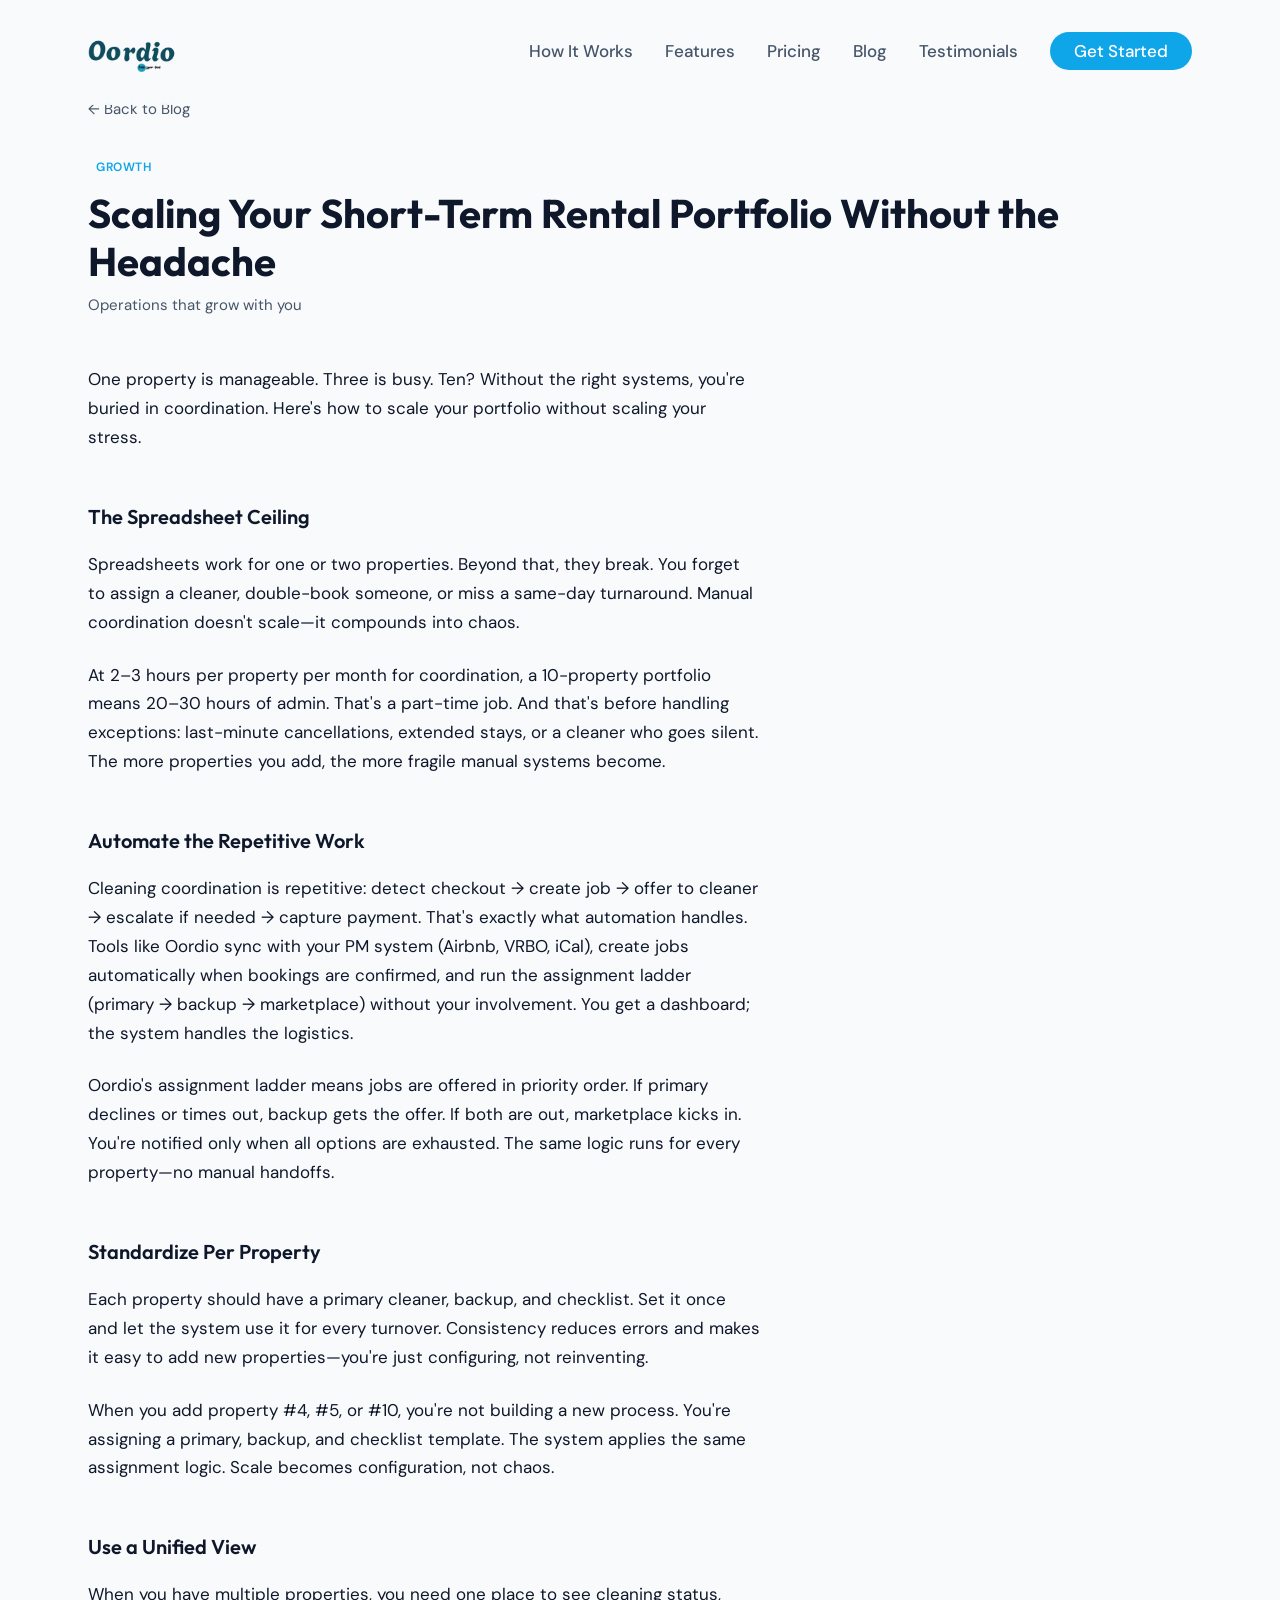
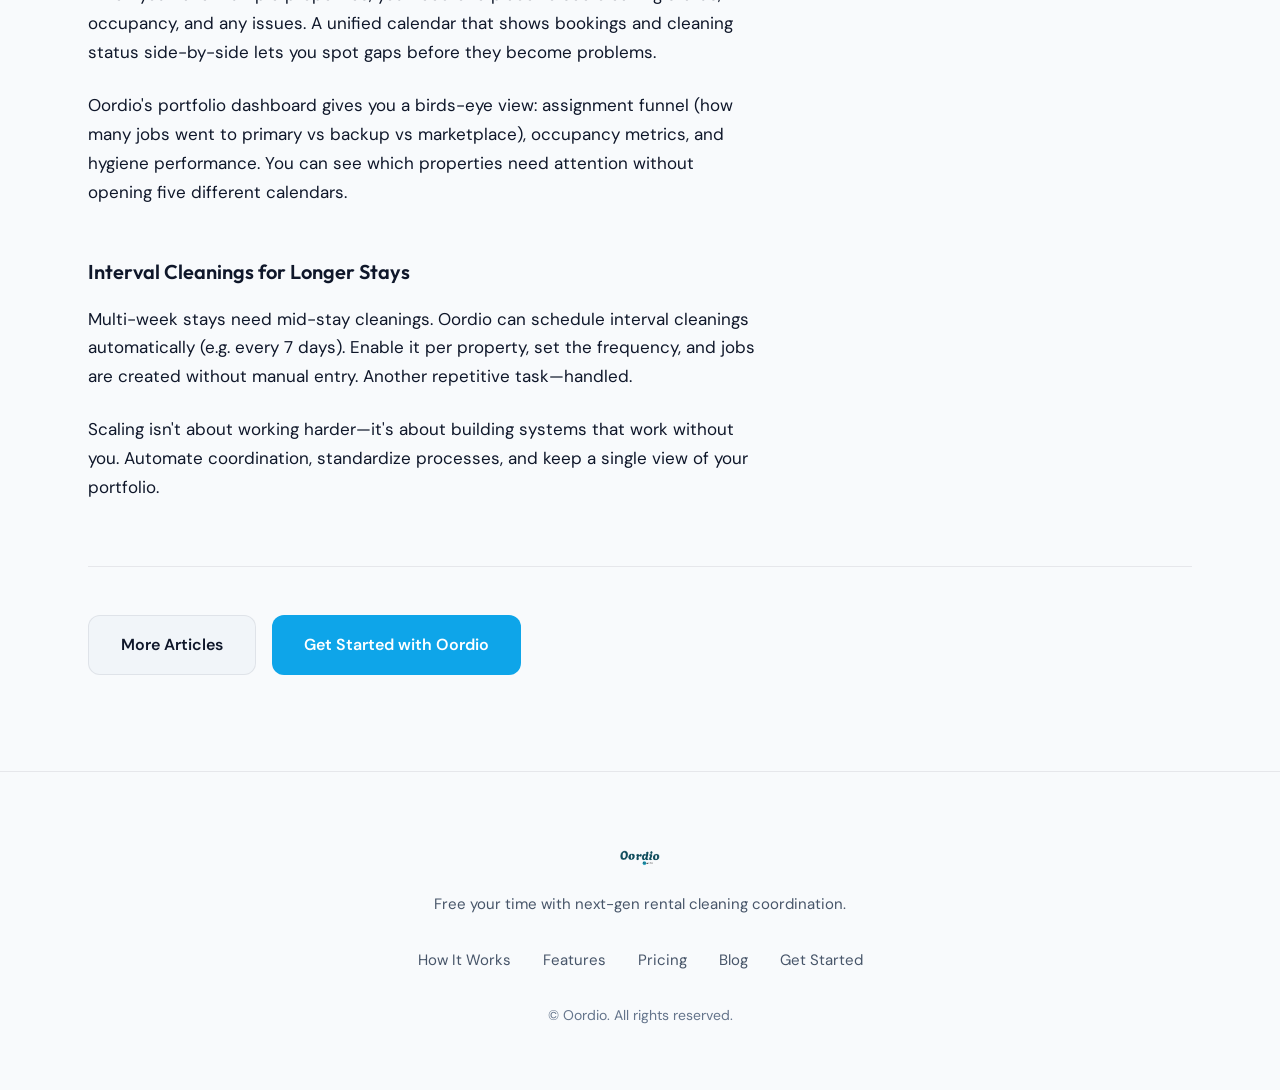
<file: blog/scale-short-term-portfolio.html>
<!DOCTYPE html>
<html lang="en">
  <head>
    <meta charset="UTF-8" />
    <meta name="viewport" content="width=device-width, initial-scale=1.0" />
    <meta name="description" content="How to scale your short-term rental portfolio without drowning in operations." />
    <meta name="robots" content="index, follow" />
    <link rel="canonical" href="https://oordio.com/blog/scale-short-term-portfolio.html" />
    <title>Scaling Your Short-Term Rental Portfolio — Oordio Blog</title>
    <meta property="og:type" content="article" />
    <meta property="og:url" content="https://oordio.com/blog/scale-short-term-portfolio.html" />
    <meta property="og:title" content="Scaling Your Short-Term Rental Portfolio Without the Headache" />
    <meta property="og:description" content="Adding more properties shouldn't mean more spreadsheets. How to grow your portfolio while keeping operations lean." />
    <meta property="og:image" content="https://images.unsplash.com/photo-1560518883-ce09059eeffa?w=1200&q=80" />
    <meta property="og:site_name" content="Oordio" />
    <meta property="article:section" content="Growth" />
    <meta name="twitter:card" content="summary_large_image" />
    <meta name="twitter:title" content="Scaling Your Short-Term Rental Portfolio" />
    <meta name="twitter:description" content="How to grow your portfolio while keeping operations lean." />
    <link rel="preconnect" href="https://fonts.googleapis.com" />
    <link rel="preconnect" href="https://fonts.gstatic.com" crossorigin />
    <link href="https://fonts.googleapis.com/css2?family=DM+Sans:ital,opsz,wght@0,9..40,400;0,9..40,500;0,9..40,600;0,9..40,700;1,9..40,400&family=Outfit:wght@400;500;600;700;800&display=swap" rel="stylesheet" />
    <link rel="stylesheet" href="../styles.css" />
    <link rel="icon" href="../assets/favicon.png" type="image/png" />
  </head>
  <body>
    <header class="header" id="header">
      <nav class="nav container">
        <a href="../index.html" class="logo"><img src="../assets/logo.png" alt="Oordio — Free your time" class="logo-img" /></a>
        <ul class="nav-links">
          <li><a href="../index.html#how-it-works">How It Works</a></li>
          <li><a href="../index.html#advantages">Features</a></li>
          <li><a href="../index.html#pricing">Pricing</a></li>
          <li><a href="index.html">Blog</a></li>
          <li><a href="../index.html#testimonials">Testimonials</a></li>
          <li><a href="https://app.oordio.com" class="nav-cta">Get Started</a></li>
        </ul>
        <button class="menu-toggle" aria-label="Toggle menu" aria-expanded="false">
          <span></span><span></span><span></span>
        </button>
      </nav>
    </header>

    <main class="blog-post">
      <article class="container">
        <a href="index.html" class="blog-back">← Back to Blog</a>
        <header class="blog-post-header">
          <span class="blog-category">Growth</span>
          <h1>Scaling Your Short-Term Rental Portfolio Without the Headache</h1>
          <p class="blog-post-meta">Operations that grow with you</p>
        </header>

        <div class="blog-post-body">
          <p>One property is manageable. Three is busy. Ten? Without the right systems, you're buried in coordination. Here's how to scale your portfolio without scaling your stress.</p>

          <h2>The Spreadsheet Ceiling</h2>
          <p>Spreadsheets work for one or two properties. Beyond that, they break. You forget to assign a cleaner, double-book someone, or miss a same-day turnaround. Manual coordination doesn't scale—it compounds into chaos.</p>
          <p>At 2–3 hours per property per month for coordination, a 10-property portfolio means 20–30 hours of admin. That's a part-time job. And that's before handling exceptions: last-minute cancellations, extended stays, or a cleaner who goes silent. The more properties you add, the more fragile manual systems become.</p>

          <h2>Automate the Repetitive Work</h2>
          <p>Cleaning coordination is repetitive: detect checkout → create job → offer to cleaner → escalate if needed → capture payment. That's exactly what automation handles. Tools like Oordio sync with your PM system (Airbnb, VRBO, iCal), create jobs automatically when bookings are confirmed, and run the assignment ladder (primary → backup → marketplace) without your involvement. You get a dashboard; the system handles the logistics.</p>
          <p>Oordio's assignment ladder means jobs are offered in priority order. If primary declines or times out, backup gets the offer. If both are out, marketplace kicks in. You're notified only when all options are exhausted. The same logic runs for every property—no manual handoffs.</p>

          <h2>Standardize Per Property</h2>
          <p>Each property should have a primary cleaner, backup, and checklist. Set it once and let the system use it for every turnover. Consistency reduces errors and makes it easy to add new properties—you're just configuring, not reinventing.</p>
          <p>When you add property #4, #5, or #10, you're not building a new process. You're assigning a primary, backup, and checklist template. The system applies the same assignment logic. Scale becomes configuration, not chaos.</p>

          <h2>Use a Unified View</h2>
          <p>When you have multiple properties, you need one place to see cleaning status, occupancy, and any issues. A unified calendar that shows bookings and cleaning status side-by-side lets you spot gaps before they become problems.</p>
          <p>Oordio's portfolio dashboard gives you a birds-eye view: assignment funnel (how many jobs went to primary vs backup vs marketplace), occupancy metrics, and hygiene performance. You can see which properties need attention without opening five different calendars.</p>

          <h2>Interval Cleanings for Longer Stays</h2>
          <p>Multi-week stays need mid-stay cleanings. Oordio can schedule interval cleanings automatically (e.g. every 7 days). Enable it per property, set the frequency, and jobs are created without manual entry. Another repetitive task—handled.</p>

          <p>Scaling isn't about working harder—it's about building systems that work without you. Automate coordination, standardize processes, and keep a single view of your portfolio.</p>
        </div>

        <footer class="blog-post-footer">
          <a href="index.html" class="btn btn-secondary">More Articles</a>
          <a href="https://app.oordio.com" class="btn btn-primary">Get Started with Oordio</a>
        </footer>
      </article>
    </main>

    <footer class="footer">
      <div class="container">
        <div class="footer-content">
          <a href="../index.html" class="logo"><img src="../assets/logo.png" alt="Oordio — Free your time" class="logo-img" /></a>
          <p class="footer-tagline">Free your time with next-gen rental cleaning coordination.</p>
          <div class="footer-links">
            <a href="../index.html#how-it-works">How It Works</a>
            <a href="../index.html#advantages">Features</a>
            <a href="../index.html#pricing">Pricing</a>
            <a href="index.html">Blog</a>
            <a href="https://app.oordio.com">Get Started</a>
          </div>
          <p class="footer-copy">&copy; Oordio. All rights reserved.</p>
        </div>
      </div>
    </footer>

    <script src="../script.js"></script>
  </body>
</html>
</file>
<file: styles.css>
/* ============================================
   Oordio Landing — Design System & Styles
   ============================================ */

:root {
  /* Colors — bright, professional, trust-building */
  --color-bg: #f8fafc;
  --color-bg-elevated: #ffffff;
  --color-bg-card: #ffffff;
  --color-surface: #f1f5f9;
  
  --color-text: #0f172a;
  --color-text-muted: #475569;
  --color-text-subtle: #64748b;
  
  --color-primary: #0ea5e9;
  --color-primary-hover: #38bdf8;
  --color-primary-muted: rgba(14, 165, 233, 0.15);
  
  --color-accent: #f59e0b;
  --color-accent-muted: rgba(245, 158, 11, 0.15);
  
  --color-success: #10b981;
  --color-success-muted: rgba(16, 185, 129, 0.15);
  
  --color-purple: #8b5cf6;
  --color-purple-muted: rgba(139, 92, 246, 0.15);
  
  --color-rose: #f43f5e;
  --color-rose-muted: rgba(244, 63, 94, 0.12);
  
  --color-border: rgba(15, 23, 42, 0.08);
  --color-border-strong: rgba(15, 23, 42, 0.2);
  
  /* Typography */
  --font-heading: 'Outfit', system-ui, sans-serif;
  --font-body: 'DM Sans', system-ui, sans-serif;
  
  /* Spacing */
  --space-xs: 0.25rem;
  --space-sm: 0.5rem;
  --space-md: 1rem;
  --space-lg: 1.5rem;
  --space-xl: 2rem;
  --space-2xl: 3rem;
  --space-3xl: 4rem;
  --space-4xl: 6rem;
  
  /* Layout */
  --container-max: 72rem;
  --container-padding: 1.5rem;
  
  /* Transitions */
  --ease-out: cubic-bezier(0.16, 1, 0.3, 1);
  --ease-spring: cubic-bezier(0.34, 1.56, 0.64, 1);
  --duration-fast: 150ms;
  --duration-normal: 250ms;
  --duration-slow: 400ms;
  
  /* Radii */
  --radius-sm: 0.375rem;
  --radius-md: 0.5rem;
  --radius-lg: 0.75rem;
  --radius-xl: 1rem;
  --radius-2xl: 1.5rem;
  --radius-full: 9999px;
}

/* Reset & Base */
*, *::before, *::after {
  box-sizing: border-box;
  margin: 0;
  padding: 0;
}

html {
  scroll-behavior: smooth;
}

body {
  font-family: var(--font-body);
  font-size: 1rem;
  line-height: 1.6;
  color: var(--color-text);
  background: var(--color-bg);
  -webkit-font-smoothing: antialiased;
  overflow-x: hidden;
}

a {
  color: inherit;
  text-decoration: none;
}

ul {
  list-style: none;
}

img {
  max-width: 100%;
  height: auto;
}

/* Container */
.container {
  width: 100%;
  max-width: var(--container-max);
  margin-inline: auto;
  padding-inline: var(--container-padding);
}

/* ============================================
   Header & Navigation
   ============================================ */

.header {
  position: fixed;
  top: 0;
  left: 0;
  right: 0;
  z-index: 100;
  padding: var(--space-sm) 0;
  background: rgba(248, 250, 252, 0.9);
  backdrop-filter: blur(12px);
  border-bottom: 1px solid transparent;
  transition: border-color var(--duration-normal) var(--ease-out),
              background var(--duration-normal) var(--ease-out);
}

.header.scrolled {
  border-bottom-color: var(--color-border);
}

.nav {
  display: flex;
  align-items: center;
  justify-content: space-between;
}

.logo {
  display: flex;
  align-items: center;
  transition: opacity var(--duration-fast);
}

.logo:hover {
  opacity: 0.9;
}

.logo-img {
  height: 88px;
  width: auto;
  display: block;
}

.nav-links {
  display: flex;
  align-items: center;
  gap: var(--space-xl);
}

.nav-links a {
  font-size: 1.0625rem;
  font-weight: 500;
  color: var(--color-text-muted);
  transition: color var(--duration-fast);
}

.nav-links a:hover {
  color: var(--color-text);
}

.nav-cta {
  padding: var(--space-sm) var(--space-lg) !important;
  background: var(--color-primary);
  color: white !important;
  border-radius: var(--radius-full);
  font-weight: 600;
}

.nav-cta:hover {
  background: var(--color-primary-hover) !important;
}

.menu-toggle {
  display: none;
  flex-direction: column;
  gap: 5px;
  padding: var(--space-sm);
  background: none;
  border: none;
  cursor: pointer;
  color: var(--color-text);
}

.menu-toggle span {
  display: block;
  width: 22px;
  height: 2px;
  background: currentColor;
  border-radius: var(--radius-full);
  transition: transform var(--duration-normal) var(--ease-out),
              opacity var(--duration-normal);
}

.menu-toggle[aria-expanded="true"] span:nth-child(1) {
  transform: translateY(7px) rotate(45deg);
}

.menu-toggle[aria-expanded="true"] span:nth-child(2) {
  opacity: 0;
}

.menu-toggle[aria-expanded="true"] span:nth-child(3) {
  transform: translateY(-7px) rotate(-45deg);
}

/* ============================================
   Hero
   ============================================ */

.hero {
  position: relative;
  min-height: 100vh;
  display: flex;
  align-items: center;
  padding-top: 5rem;
  padding-bottom: var(--space-4xl);
  overflow: hidden;
}

.hero-bg {
  position: absolute;
  inset: 0;
  pointer-events: none;
}

.hero-image {
  position: absolute;
  inset: 0;
  background: url('https://images.unsplash.com/photo-1566073771259-6a8506099945?w=1920&q=70') center/cover no-repeat;
  filter: blur(2px);
  opacity: 0.25;
}

.hero-gradient {
  position: absolute;
  inset: 0;
  background: linear-gradient(90deg, rgba(255, 255, 255, 0.92) 0%, rgba(255, 255, 255, 0.7) 40%, rgba(248, 250, 252, 0.5) 70%, transparent 100%),
              linear-gradient(180deg, rgba(248, 250, 252, 0.6) 0%, rgba(248, 250, 252, 0.85) 50%, rgba(248, 250, 252, 0.8) 100%),
              radial-gradient(ellipse 80% 50% at 50% 0%, rgba(14, 165, 233, 0.08) 0%, transparent 60%);
}

.hero-grid {
  position: absolute;
  inset: 0;
  background-image: 
    linear-gradient(rgba(15, 23, 42, 0.03) 1px, transparent 1px),
    linear-gradient(90deg, rgba(15, 23, 42, 0.03) 1px, transparent 1px);
  background-size: 60px 60px;
  mask-image: linear-gradient(to bottom, black 40%, transparent);
}

.hero-inner {
  position: relative;
  z-index: 1;
  display: grid;
  grid-template-columns: 1fr 1fr;
  gap: var(--space-3xl);
  align-items: center;
}

.hero-content {
  max-width: 36rem;
}

.hero-title {
  font-family: var(--font-heading);
  font-size: clamp(2.75rem, 5.75vw, 4.6rem);
  font-weight: 700;
  line-height: 1.1;
  letter-spacing: -0.03em;
  margin-bottom: var(--space-xl);
  opacity: 0;
  transform: translateY(24px);
  animation: heroFadeUp 0.5s var(--ease-out) 0.1s forwards;
}

.hero-highlight {
  color: var(--color-primary);
}

.hero-desc {
  font-size: 1.1875rem;
  color: var(--color-text);
  margin-bottom: var(--space-2xl);
  line-height: 1.6;
  opacity: 0;
  transform: translateY(24px);
  animation: heroFadeUp 0.5s var(--ease-out) 0.2s forwards;
}

.hero-ctas {
  display: flex;
  flex-wrap: wrap;
  gap: var(--space-md);
  margin-bottom: var(--space-sm);
  opacity: 0;
  transform: translateY(24px);
  animation: heroFadeUp 0.5s var(--ease-out) 0.3s forwards;
}

.hero-ctas .btn-primary {
  padding: var(--space-md) var(--space-xl);
  font-size: 1.0625rem;
  box-shadow: 0 4px 14px rgba(14, 165, 233, 0.25);
}

.hero-ctas .btn-primary:hover {
  transform: translateY(-2px);
  box-shadow: 0 8px 24px rgba(14, 165, 233, 0.35);
}

.hero-microcopy {
  font-size: 0.9375rem;
  color: var(--color-text-muted);
  margin-bottom: var(--space-xl);
  opacity: 0;
  transform: translateY(24px);
  animation: heroFadeUp 0.5s var(--ease-out) 0.35s forwards;
}

.hero-bullets {
  display: flex;
  flex-wrap: wrap;
  gap: var(--space-lg);
  margin-bottom: var(--space-lg);
  opacity: 0;
  transform: translateY(24px);
  animation: heroFadeUp 0.5s var(--ease-out) 0.4s forwards;
}

.hero-bullets li {
  display: flex;
  align-items: center;
  gap: var(--space-sm);
  font-size: 0.9375rem;
  font-weight: 500;
  color: var(--color-text-muted);
}

.hero-bullets li svg {
  width: 18px;
  height: 18px;
  flex-shrink: 0;
  color: var(--color-primary);
}

.hero-trust {
  font-size: 0.875rem;
  color: var(--color-text-subtle);
  opacity: 0;
  transform: translateY(24px);
  animation: heroFadeUp 0.5s var(--ease-out) 0.45s forwards;
}

.hero-mockup {
  position: relative;
  opacity: 0;
  transform: translateY(32px);
  animation: heroMockupFadeUp 0.5s var(--ease-out) 0.5s forwards;
}

.hero-mockup-frame {
  border-radius: var(--radius-xl);
  border: 1px solid var(--color-border);
  box-shadow: 0 24px 64px rgba(0, 0, 0, 0.12), 0 0 0 1px rgba(255, 255, 255, 0.5) inset;
  overflow: hidden;
  background: var(--color-bg-elevated);
}

.hero-mockup-frame img {
  width: 100%;
  height: auto;
  display: block;
}

@keyframes heroFadeUp {
  from {
    opacity: 0;
    transform: translateY(24px);
  }
  to {
    opacity: 1;
    transform: translateY(0);
  }
}

@keyframes heroMockupFadeUp {
  from {
    opacity: 0;
    transform: translateY(32px);
  }
  to {
    opacity: 1;
    transform: translateY(0);
  }
}

.hero-scroll {
  position: absolute;
  bottom: var(--space-2xl);
  left: 50%;
  transform: translateX(-50%);
  display: flex;
  flex-direction: column;
  align-items: center;
  gap: var(--space-sm);
  color: var(--color-text-subtle);
  font-size: 0.75rem;
  letter-spacing: 0.1em;
  text-transform: uppercase;
}

.scroll-line {
  width: 1px;
  height: 40px;
  background: linear-gradient(to bottom, var(--color-text-subtle), transparent);
  animation: scrollPulse 2s ease-in-out infinite;
}

@keyframes fadeUp {
  from {
    opacity: 0;
    transform: translateY(20px);
  }
  to {
    opacity: 1;
    transform: translateY(0);
  }
}

@keyframes scrollPulse {
  0%, 100% { opacity: 0.5; transform: scaleY(0.8); }
  50% { opacity: 1; transform: scaleY(1); }
}

/* ============================================
   Buttons
   ============================================ */

.btn {
  display: inline-flex;
  align-items: center;
  justify-content: center;
  gap: var(--space-sm);
  padding: var(--space-md) var(--space-xl);
  font-family: var(--font-body);
  font-size: 1rem;
  font-weight: 600;
  border-radius: var(--radius-lg);
  transition: all var(--duration-normal) var(--ease-out);
  cursor: pointer;
  border: none;
}

.btn-primary {
  background: var(--color-primary);
  color: white;
}

.btn-primary:hover {
  background: var(--color-primary-hover);
  transform: translateY(-1px);
  box-shadow: 0 8px 24px rgba(14, 165, 233, 0.3);
}

.btn-icon {
  flex-shrink: 0;
}

.btn-primary .btn-icon {
  opacity: 0.9;
}

.btn-secondary {
  background: var(--color-surface);
  color: var(--color-text);
  border: 1px solid var(--color-border);
}

.btn-secondary:hover {
  background: var(--color-bg-elevated);
  border-color: var(--color-border-strong);
}

.btn-outline {
  background: transparent;
  color: var(--color-text);
  border: 1px solid var(--color-border-strong);
}

.btn-outline:hover {
  border-color: var(--color-primary);
  color: var(--color-primary);
}

/* ============================================
   Stats
   ============================================ */

.stats {
  padding: var(--space-4xl) 0;
  border-top: 1px solid var(--color-border);
  background: linear-gradient(180deg, var(--color-bg) 0%, rgba(241, 245, 249, 0.8) 100%);
}

.stats-grid {
  display: grid;
  grid-template-columns: repeat(3, 1fr);
  gap: var(--space-2xl);
}

.stat-card {
  text-align: center;
  padding: var(--space-2xl);
  background: var(--color-bg-card);
  border-radius: var(--radius-xl);
  border: 1px solid var(--color-border);
  transition: transform var(--duration-normal) var(--ease-out),
              border-color var(--duration-normal),
              box-shadow var(--duration-normal);
}

.stat-card:hover {
  transform: translateY(-4px);
  border-color: var(--color-primary-muted);
  box-shadow: 0 12px 40px rgba(14, 165, 233, 0.12);
}

.stat-icon {
  width: 56px;
  height: 56px;
  border-radius: var(--radius-lg);
  margin: 0 auto var(--space-md);
  display: flex;
  align-items: center;
  justify-content: center;
}

.stat-icon svg {
  width: 28px;
  height: 28px;
}

.stat-card-blue .stat-value,
.stat-card-blue .stat-suffix { color: var(--color-primary); }
.stat-card-blue .stat-icon { background: var(--color-primary-muted); color: var(--color-primary); }

.stat-card-green .stat-value,
.stat-card-green .stat-suffix { color: var(--color-success); }
.stat-card-green .stat-icon { background: var(--color-success-muted); color: var(--color-success); }

.stat-card-amber .stat-value,
.stat-card-amber .stat-suffix { color: var(--color-accent); }
.stat-card-amber .stat-icon { background: var(--color-accent-muted); color: var(--color-accent); }

.stat-card[data-visible] {
  animation: fadeUp 0.6s var(--ease-out) forwards;
}

.stat-value {
  font-family: var(--font-heading);
  font-size: 2.5rem;
  font-weight: 700;
  color: var(--color-primary);
}

.stat-suffix {
  font-family: var(--font-heading);
  font-size: 1.5rem;
  font-weight: 600;
  color: var(--color-primary);
}

.stat-label {
  margin-top: var(--space-sm);
  font-size: 0.9375rem;
  color: var(--color-text-muted);
}

/* ============================================
   Calm Confidence
   ============================================ */

.calm-confidence {
  background: linear-gradient(180deg, var(--color-bg-elevated) 0%, var(--color-bg) 100%);
  padding: var(--space-4xl) 0;
}

.calm-header {
  text-align: center;
  margin-bottom: var(--space-4xl);
  max-width: 42rem;
  margin-left: auto;
  margin-right: auto;
  padding: 0 var(--space-md);
}

.calm-title {
  font-family: var(--font-heading);
  font-size: clamp(2rem, 4vw, 2.5rem);
  font-weight: 700;
  letter-spacing: -0.02em;
  margin-bottom: var(--space-md);
}

.calm-subtitle {
  font-size: 1.125rem;
  color: var(--color-text-muted);
  line-height: 1.6;
}

.calm-layout {
  display: grid;
  grid-template-columns: 1fr 1fr;
  gap: var(--space-4xl);
  align-items: center;
  margin-bottom: var(--space-4xl);
}

.calm-benefits {
  display: flex;
  flex-direction: column;
  gap: var(--space-xl);
}

.calm-card {
  padding: var(--space-xl);
  background: var(--color-bg-card);
  border-radius: var(--radius-xl);
  border: 1px solid var(--color-border);
  transition: border-color var(--duration-normal), box-shadow var(--duration-normal);
}

.calm-card:hover {
  border-color: var(--color-primary-muted);
  box-shadow: 0 8px 32px rgba(14, 165, 233, 0.08);
}

.calm-card h3 {
  font-family: var(--font-heading);
  font-size: 1.125rem;
  font-weight: 600;
  margin-bottom: var(--space-sm);
}

.calm-card p {
  font-size: 0.9375rem;
  color: var(--color-text-muted);
  line-height: 1.6;
}

.calm-visual {
  display: flex;
  align-items: center;
  justify-content: center;
}

.calm-visual-frame {
  max-width: 420px;
  border-radius: var(--radius-xl);
  overflow: hidden;
  box-shadow: 0 24px 64px rgba(15, 23, 42, 0.08);
  opacity: 0.92;
}

.calm-visual-frame img {
  width: 100%;
  height: auto;
  display: block;
}

.calm-close {
  text-align: center;
  font-family: var(--font-heading);
  font-size: 1.25rem;
  font-weight: 600;
  letter-spacing: -0.01em;
  color: var(--color-text);
  margin-top: var(--space-2xl);
  padding-top: var(--space-2xl);
  border-top: 1px solid var(--color-border);
}

/* ============================================
   Sections
   ============================================ */

.section {
  padding: var(--space-4xl) 0;
}

.section-title {
  font-family: var(--font-heading);
  font-size: clamp(2rem, 4vw, 2.75rem);
  font-weight: 700;
  letter-spacing: -0.02em;
  text-align: center;
  margin-bottom: var(--space-md);
  position: relative;
}

.section-title::after {
  content: '';
  display: block;
  width: 60px;
  height: 4px;
  margin: var(--space-md) auto 0;
  border-radius: var(--radius-full);
  background: linear-gradient(90deg, var(--color-primary), var(--color-accent));
}

.section-subtitle {
  font-size: 1.125rem;
  color: var(--color-text-muted);
  text-align: center;
  max-width: 36rem;
  margin-inline: auto;
  margin-bottom: var(--space-3xl);
}

/* ============================================
   How It Works — Tabs
   ============================================ */

.how-it-works {
  background: linear-gradient(180deg, var(--color-bg-elevated) 0%, rgba(241, 245, 249, 0.9) 100%);
  position: relative;
}

.how-it-works::before {
  content: '';
  position: absolute;
  top: 0;
  left: 0;
  right: 0;
  height: 1px;
  background: linear-gradient(90deg, transparent, var(--color-primary), var(--color-accent), transparent);
  opacity: 0.3;
}

.tabs {
  display: flex;
  justify-content: center;
  gap: var(--space-sm);
  margin-bottom: var(--space-2xl);
}

.tab {
  padding: var(--space-md) var(--space-xl);
  font-family: var(--font-body);
  font-size: 0.9375rem;
  font-weight: 600;
  color: var(--color-text-muted);
  background: transparent;
  border: 1px solid var(--color-border);
  border-radius: var(--radius-full);
  cursor: pointer;
  transition: all var(--duration-normal) var(--ease-out);
}

.tab:hover {
  color: var(--color-text);
  border-color: var(--color-border-strong);
}

.tab.active {
  color: white;
  background: var(--color-primary);
  border-color: var(--color-primary);
}

.tab-panel {
  display: none;
}

.tab-panel.active {
  display: block;
  animation: fadeIn 0.4s var(--ease-out);
}

@keyframes fadeIn {
  from { opacity: 0; }
  to { opacity: 1; }
}

.steps-grid {
  display: grid;
  grid-template-columns: repeat(4, 1fr);
  gap: var(--space-xl);
}

.step-card {
  padding: var(--space-xl);
  background: var(--color-bg-card);
  border-radius: var(--radius-xl);
  border: 1px solid var(--color-border);
  transition: transform var(--duration-normal) var(--ease-out),
              border-color var(--duration-normal),
              box-shadow var(--duration-normal);
}

.step-card:hover {
  transform: translateY(-4px);
  border-color: var(--color-primary-muted);
  box-shadow: 0 12px 40px rgba(14, 165, 233, 0.1);
}

.step-card[data-visible] {
  animation: fadeUp 0.5s var(--ease-out) forwards;
}

.step-icon {
  width: 48px;
  height: 48px;
  border-radius: var(--radius-lg);
  display: flex;
  align-items: center;
  justify-content: center;
  margin-bottom: var(--space-md);
}

.step-icon svg {
  width: 24px;
  height: 24px;
}

.step-icon-blue { background: var(--color-primary-muted); color: var(--color-primary); }
.step-icon-green { background: var(--color-success-muted); color: var(--color-success); }
.step-icon-amber { background: var(--color-accent-muted); color: var(--color-accent); }
.step-icon-purple { background: var(--color-purple-muted); color: var(--color-purple); }

.step-card:nth-child(1) .step-num { background: var(--color-primary-muted); color: var(--color-primary); }
.step-card:nth-child(2) .step-num { background: var(--color-success-muted); color: var(--color-success); }
.step-card:nth-child(3) .step-num { background: var(--color-accent-muted); color: var(--color-accent); }
.step-card:nth-child(4) .step-num { background: var(--color-purple-muted); color: var(--color-purple); }

.step-num {
  display: inline-flex;
  align-items: center;
  justify-content: center;
  width: 2.5rem;
  height: 2.5rem;
  font-family: var(--font-heading);
  font-weight: 700;
  font-size: 1rem;
  color: var(--color-primary);
  background: var(--color-primary-muted);
  border-radius: var(--radius-md);
  margin-bottom: var(--space-md);
}

.step-card h3 {
  font-family: var(--font-heading);
  font-size: 1.125rem;
  font-weight: 600;
  margin-bottom: var(--space-sm);
}

.step-card p {
  font-size: 0.9375rem;
  color: var(--color-text-muted);
  line-height: 1.5;
}

/* ============================================
   Advantages
   ============================================ */

.advantages {
  background: linear-gradient(180deg, var(--color-bg) 0%, var(--color-bg-elevated) 50%, var(--color-bg) 100%);
}

.advantages-grid {
  display: grid;
  grid-template-columns: repeat(3, 1fr);
  gap: var(--space-xl);
  margin-bottom: var(--space-3xl);
}

.advantage-card {
  padding: var(--space-xl);
  background: var(--color-bg-card);
  border-radius: var(--radius-xl);
  border: 1px solid var(--color-border);
  transition: transform var(--duration-normal) var(--ease-out),
              border-color var(--duration-normal);
}

.advantage-icon {
  width: 44px;
  height: 44px;
  border-radius: var(--radius-md);
  display: flex;
  align-items: center;
  justify-content: center;
  margin-bottom: var(--space-md);
}

.advantage-icon svg {
  width: 22px;
  height: 22px;
}

.advantage-icon-blue { background: var(--color-primary-muted); color: var(--color-primary); }
.advantage-icon-green { background: var(--color-success-muted); color: var(--color-success); }
.advantage-icon-amber { background: var(--color-accent-muted); color: var(--color-accent); }
.advantage-icon-purple { background: var(--color-purple-muted); color: var(--color-purple); }
.advantage-icon-rose { background: var(--color-rose-muted); color: var(--color-rose); }

.advantage-card:nth-child(odd) {
  border-left: 3px solid var(--color-primary);
}

.advantage-card:nth-child(even) {
  border-left: 3px solid var(--color-accent);
}

.advantage-card:hover {
  transform: translateY(-2px);
  border-color: var(--color-primary-muted);
}

.advantage-card[data-visible] {
  animation: fadeUp 0.5s var(--ease-out) forwards;
}

.advantage-card h3 {
  font-family: var(--font-heading);
  font-size: 1.125rem;
  font-weight: 600;
  margin-bottom: var(--space-sm);
}

.advantage-card p {
  font-size: 0.9375rem;
  color: var(--color-text-muted);
  line-height: 1.5;
}

.control-center {
  text-align: center;
  padding: var(--space-3xl);
  background: linear-gradient(135deg, var(--color-primary-muted), var(--color-accent-muted), var(--color-purple-muted));
  border-radius: var(--radius-2xl);
  border: 1px solid var(--color-border);
}

.control-center h3 {
  font-family: var(--font-heading);
  font-size: 1.5rem;
  font-weight: 700;
  margin-bottom: var(--space-sm);
}

.control-center p {
  color: var(--color-text-muted);
  margin-bottom: var(--space-xl);
}

.value-roi {
  margin-top: var(--space-3xl);
  padding: var(--space-2xl);
  background: var(--color-bg-elevated);
  border-radius: var(--radius-xl);
  border: 1px solid var(--color-border);
}

.value-roi h3 {
  font-family: var(--font-heading);
  font-size: 1.25rem;
  font-weight: 700;
  margin-bottom: var(--space-sm);
}

.value-assumptions {
  font-size: 0.875rem;
  color: var(--color-text-muted);
  margin-bottom: var(--space-lg);
}

.value-breakdown {
  max-width: 360px;
  margin: 0 auto var(--space-lg);
}

.value-row {
  display: flex;
  justify-content: space-between;
  padding: var(--space-sm) 0;
  font-size: 0.9375rem;
}

.value-row span:last-child {
  font-weight: 600;
  color: var(--color-text);
}

.value-total {
  border-top: 1px solid var(--color-border);
  margin-top: var(--space-sm);
  padding-top: var(--space-md);
  font-weight: 600;
}

.value-cost {
  color: var(--color-text-muted);
  font-size: 0.875rem;
}

.value-net {
  border-top: 1px solid var(--color-border);
  padding-top: var(--space-md);
  font-weight: 700;
  color: var(--color-success);
}

.value-net span:last-child {
  color: var(--color-success);
}

.value-roi-note {
  font-size: 0.875rem;
  color: var(--color-text-muted);
  text-align: center;
}

/* ============================================
   Pricing
   ============================================ */

.pricing {
  background: linear-gradient(180deg, var(--color-bg-elevated) 0%, rgba(241, 245, 249, 0.8) 100%);
  position: relative;
}

.pricing::after {
  content: '';
  position: absolute;
  bottom: 0;
  left: 0;
  right: 0;
  height: 200px;
  background: radial-gradient(ellipse 80% 100% at 50% 100%, rgba(139, 92, 246, 0.06) 0%, transparent 70%);
  pointer-events: none;
}

.pricing-trial-note {
  text-align: center;
  font-size: 0.9375rem;
  color: var(--color-success);
  font-weight: 500;
  margin-bottom: var(--space-lg);
}

.pricing-trial-note::before {
  content: '✓ ';
}

.pricing-toggle {
  display: flex;
  align-items: center;
  justify-content: center;
  gap: var(--space-md);
  margin-bottom: var(--space-2xl);
}

.toggle-label {
  font-size: 0.9375rem;
  color: var(--color-text-muted);
}

.toggle-label em {
  font-style: normal;
  color: var(--color-accent);
  font-weight: 600;
}

.toggle {
  position: relative;
  width: 48px;
  height: 26px;
  padding: 0;
  background: none;
  border: none;
  cursor: pointer;
}

.toggle-track {
  display: block;
  width: 100%;
  height: 100%;
  background: var(--color-surface);
  border-radius: var(--radius-full);
  border: 1px solid var(--color-border);
  transition: background var(--duration-normal), border-color var(--duration-normal);
}

.toggle[aria-checked="true"] .toggle-track {
  background: var(--color-primary-muted);
  border-color: var(--color-primary);
}

.toggle-thumb {
  position: absolute;
  top: 3px;
  left: 3px;
  width: 18px;
  height: 18px;
  background: var(--color-text-muted);
  border-radius: var(--radius-full);
  transition: transform var(--duration-normal) var(--ease-spring),
              background var(--duration-normal);
}

.toggle[aria-checked="true"] .toggle-thumb {
  transform: translateX(22px);
  background: var(--color-primary);
}

.pricing-grid {
  display: grid;
  grid-template-columns: repeat(3, 1fr);
  gap: var(--space-xl);
  align-items: start;
}

.pricing-card {
  position: relative;
  padding: var(--space-2xl);
  background: var(--color-bg-card);
  border-radius: var(--radius-xl);
  border: 1px solid var(--color-border);
  transition: transform var(--duration-normal) var(--ease-out),
              border-color var(--duration-normal),
              box-shadow var(--duration-normal);
}

.pricing-card:hover {
  transform: translateY(-4px);
  border-color: var(--color-primary-muted);
  box-shadow: 0 16px 48px rgba(14, 165, 233, 0.1);
}

.pricing-card.featured {
  border-color: var(--color-primary);
  box-shadow: 0 0 0 1px var(--color-primary),
              0 16px 48px rgba(14, 165, 233, 0.15);
}

.pricing-card.featured:hover {
  box-shadow: 0 0 0 1px var(--color-primary),
              0 24px 64px rgba(14, 165, 233, 0.2);
}

.pricing-icon {
  width: 48px;
  height: 48px;
  border-radius: var(--radius-lg);
  display: flex;
  align-items: center;
  justify-content: center;
  margin-bottom: var(--space-md);
}

.pricing-icon svg {
  width: 24px;
  height: 24px;
}

.pricing-icon-blue { background: var(--color-primary-muted); color: var(--color-primary); }
.pricing-icon-green { background: var(--color-success-muted); color: var(--color-success); }
.pricing-icon-purple { background: var(--color-purple-muted); color: var(--color-purple); }

.badge {
  position: absolute;
  top: -12px;
  left: 50%;
  transform: translateX(-50%);
  padding: var(--space-xs) var(--space-md);
  font-size: 0.75rem;
  font-weight: 600;
  color: var(--color-primary);
  background: var(--color-bg-elevated);
  border: 1px solid var(--color-primary);
  border-radius: var(--radius-full);
  box-shadow: 0 2px 8px rgba(0, 0, 0, 0.06);
}

.pricing-card h3 {
  font-family: var(--font-heading);
  font-size: 1.25rem;
  font-weight: 700;
  margin-bottom: var(--space-sm);
}

.pricing-desc {
  font-size: 0.9375rem;
  color: var(--color-text-muted);
  margin-bottom: var(--space-xl);
}

.pricing-price {
  margin-bottom: var(--space-xl);
}

.price {
  font-family: var(--font-heading);
  font-size: 2.5rem;
  font-weight: 700;
}

.price.yearly {
  display: none;
}

body.yearly-pricing .price.monthly {
  display: none;
}

body.yearly-pricing .price.yearly {
  display: inline;
}

.price-period {
  font-size: 1rem;
  font-weight: 500;
  color: var(--color-text-muted);
}

.pricing-features {
  margin-bottom: var(--space-xl);
}

.pricing-features li {
  position: relative;
  padding-left: var(--space-lg);
  margin-bottom: var(--space-sm);
  font-size: 0.9375rem;
  color: var(--color-text-muted);
}

.pricing-features li::before {
  content: '';
  position: absolute;
  left: 0;
  top: 0.5em;
  width: 6px;
  height: 6px;
  background: var(--color-primary);
  border-radius: 50%;
}

.pricing-card:nth-child(1) .pricing-features li::before { background: var(--color-primary); }
.pricing-card:nth-child(2) .pricing-features li::before { background: var(--color-success); }
.pricing-card:nth-child(3) .pricing-features li::before { background: var(--color-purple); }

.pricing-card .btn {
  width: 100%;
}

.pricing-card-trial {
  margin-top: var(--space-sm);
  font-size: 0.8125rem;
  color: var(--color-text-muted);
  text-align: center;
}

/* ============================================
   Blog
   ============================================ */

.blog {
  background: linear-gradient(180deg, rgba(241, 245, 249, 0.9) 0%, var(--color-bg-elevated) 50%, rgba(241, 245, 249, 0.8) 100%);
}

.blog-grid {
  display: grid;
  grid-template-columns: repeat(2, 1fr);
  gap: var(--space-xl);
}

.blog-card {
  background: var(--color-bg-card);
  border-radius: var(--radius-xl);
  border: 1px solid var(--color-border);
  overflow: hidden;
  transition: transform var(--duration-normal) var(--ease-out),
              border-color var(--duration-normal);
}

.blog-card:hover {
  transform: translateY(-4px);
  border-color: var(--color-primary-muted);
}

.blog-card-image {
  height: 160px;
  background-size: cover;
  background-position: center;
  background-repeat: no-repeat;
}

.blog-card-content {
  padding: var(--space-xl);
}

.blog-card-link {
  display: block;
  color: inherit;
}

.blog-card-link:hover {
  color: inherit;
}

.blog-card-link:hover {
  color: inherit;
}

.blog-category {
  display: inline-block;
  font-size: 0.75rem;
  font-weight: 600;
  color: var(--color-primary);
  text-transform: uppercase;
  letter-spacing: 0.05em;
  margin-bottom: var(--space-sm);
  padding: var(--space-xs) var(--space-sm);
  border-radius: var(--radius-sm);
}

.blog-category-guides {
  color: var(--color-primary);
  background: var(--color-primary-muted);
}

.blog-category-strategy {
  color: var(--color-purple);
  background: var(--color-purple-muted);
}

.blog-category-cleaners {
  color: var(--color-success);
  background: var(--color-success-muted);
}

.blog-category-growth {
  color: var(--color-accent);
  background: var(--color-accent-muted);
}

.blog-card h3 {
  font-family: var(--font-heading);
  font-size: 1.125rem;
  font-weight: 600;
  margin-bottom: var(--space-sm);
  line-height: 1.3;
}

.blog-card p {
  font-size: 0.9375rem;
  color: var(--color-text-muted);
  line-height: 1.5;
  margin-bottom: var(--space-md);
}

.blog-read {
  font-size: 0.875rem;
  font-weight: 600;
  color: var(--color-primary);
  transition: color var(--duration-fast);
}

.blog-card:hover .blog-read {
  color: var(--color-primary-hover);
}

.blog-card-more {
  display: none;
}

.blog.expanded .blog-card-more {
  display: block;
}

.blog-cta {
  display: flex;
  flex-wrap: wrap;
  justify-content: center;
  gap: var(--space-md);
  align-items: center;
  margin-top: var(--space-2xl);
}

/* Blog index page */
.blog-page {
  padding: 6rem 0 var(--space-4xl);
}

.blog-page-header {
  margin-bottom: var(--space-3xl);
}

.blog-page-header h1 {
  font-family: var(--font-heading);
  font-size: clamp(2rem, 4vw, 2.5rem);
  font-weight: 700;
  margin-bottom: var(--space-sm);
}

.blog-page-header p {
  font-size: 1.125rem;
  color: var(--color-text-muted);
}

.blog-list {
  display: flex;
  flex-direction: column;
  gap: var(--space-lg);
}

.blog-card-full .blog-card-link {
  padding: var(--space-xl);
}

.blog-card-full h3 {
  font-size: 1.25rem;
}

/* Blog post page */
.blog-post {
  padding: 6rem 0 var(--space-4xl);
}

.blog-back {
  display: inline-block;
  font-size: 0.9375rem;
  color: var(--color-text-muted);
  margin-bottom: var(--space-xl);
  transition: color var(--duration-fast);
}

.blog-back:hover {
  color: var(--color-primary);
}

.blog-post-header {
  margin-bottom: var(--space-2xl);
}

.blog-post-header h1 {
  font-family: var(--font-heading);
  font-size: clamp(1.75rem, 4vw, 2.5rem);
  font-weight: 700;
  line-height: 1.2;
  margin-bottom: var(--space-sm);
}

.blog-post-meta {
  font-size: 0.9375rem;
  color: var(--color-text-muted);
}

.blog-post-body {
  max-width: 42rem;
  font-size: 1.0625rem;
  line-height: 1.7;
}

.blog-post-body p {
  margin-bottom: var(--space-lg);
}

.blog-post-body h2 {
  font-family: var(--font-heading);
  font-size: 1.25rem;
  font-weight: 600;
  margin-top: var(--space-2xl);
  margin-bottom: var(--space-md);
}

.blog-post-body h3 {
  font-family: var(--font-heading);
  font-size: 1.125rem;
  font-weight: 600;
  margin-top: var(--space-xl);
  margin-bottom: var(--space-sm);
}

.blog-post-body ol,
.blog-post-body ul {
  margin-bottom: var(--space-lg);
  padding-left: var(--space-xl);
}

.blog-post-body li {
  margin-bottom: var(--space-sm);
}

.blog-post-footer {
  display: flex;
  flex-wrap: wrap;
  gap: var(--space-md);
  margin-top: var(--space-3xl);
  padding-top: var(--space-2xl);
  border-top: 1px solid var(--color-border);
}

/* ============================================
   Testimonials
   ============================================ */

.testimonials {
  background: linear-gradient(180deg, var(--color-bg) 0%, rgba(241, 245, 249, 0.9) 100%);
}

.testimonials-bubbles {
  display: grid;
  grid-template-columns: repeat(3, 1fr);
  gap: var(--space-xl);
}

.testimonial-bubble {
  padding: var(--space-xl) var(--space-xl);
  background: var(--color-bg-card);
  border-radius: 1.5rem;
  border: 1px solid var(--color-border);
  box-shadow: 0 8px 32px rgba(15, 23, 42, 0.08),
              0 2px 8px rgba(15, 23, 42, 0.04);
  transition: box-shadow var(--duration-normal),
              transform var(--duration-normal) var(--ease-out);
}

.testimonial-bubble:hover,
.testimonial-bubble:active {
  box-shadow: 0 12px 40px rgba(14, 165, 233, 0.12),
              0 4px 12px rgba(15, 23, 42, 0.06);
  transform: translateY(-2px);
}

.testimonial-quote {
  font-size: 0.9375rem;
  line-height: 1.6;
  color: var(--color-text);
  margin-bottom: var(--space-md);
}

.testimonial-avatar {
  width: 48px;
  height: 48px;
  border-radius: var(--radius-full);
  overflow: hidden;
  margin-bottom: var(--space-md);
  border: 1px solid var(--color-border);
}

.testimonial-avatar img {
  width: 100%;
  height: 100%;
  object-fit: cover;
}

.testimonial-bubble footer {
  display: flex;
  flex-direction: column;
  gap: var(--space-xs);
}

.testimonial-bubble strong {
  font-size: 0.9375rem;
  font-weight: 600;
}

.testimonial-bubble span {
  font-size: 0.8125rem;
  color: var(--color-text-muted);
}

/* ============================================
   App Download
   ============================================ */

.app-download {
  background: linear-gradient(180deg, var(--color-bg-elevated) 0%, rgba(241, 245, 249, 0.9) 100%);
  position: relative;
}

.app-download::before {
  content: '';
  position: absolute;
  top: 0;
  left: 50%;
  transform: translateX(-50%);
  width: 60%;
  height: 1px;
  background: linear-gradient(90deg, transparent, var(--color-success), transparent);
  opacity: 0.4;
}

.app-mockups {
  display: flex;
  flex-wrap: wrap;
  justify-content: center;
  align-items: flex-end;
  gap: var(--space-2xl);
  margin-bottom: var(--space-2xl);
}

.app-mockup {
  display: flex;
  flex-direction: column;
  align-items: center;
  gap: var(--space-md);
}

.app-mockup-label {
  font-size: 0.875rem;
  font-weight: 600;
  color: var(--color-text-muted);
}

.app-mockup-frame {
  overflow: hidden;
  border: 1px solid var(--color-border);
  box-shadow: 0 24px 64px rgba(0, 0, 0, 0.3);
}

.app-mockup-browser {
  width: 100%;
  max-width: 520px;
  border-radius: var(--radius-lg);
}

.app-mockup-browser img {
  width: 100%;
  height: auto;
  display: block;
}

.app-mockup-phone {
  width: 260px;
  border-radius: 2rem;
}

.app-mockup-phone img {
  width: 100%;
  height: auto;
  display: block;
}

.app-subtitle {
  font-family: var(--font-heading);
  font-size: 1.5rem;
  font-weight: 600;
  text-align: center;
  margin-bottom: var(--space-md);
}

.app-desc {
  margin-bottom: var(--space-2xl);
}

.app-features {
  display: grid;
  grid-template-columns: repeat(4, 1fr);
  gap: var(--space-xl);
  margin-bottom: var(--space-2xl);
}

.app-feature {
  text-align: center;
  padding: var(--space-xl);
  background: var(--color-bg-card);
  border-radius: var(--radius-lg);
  border: 1px solid var(--color-border);
  transition: transform var(--duration-normal), border-color var(--duration-normal);
}

.app-feature-icon {
  width: 52px;
  height: 52px;
  border-radius: var(--radius-lg);
  display: flex;
  align-items: center;
  justify-content: center;
  margin: 0 auto var(--space-md);
}

.app-feature-icon svg {
  width: 26px;
  height: 26px;
}

.app-feature-icon-blue { background: var(--color-primary-muted); color: var(--color-primary); }
.app-feature-icon-green { background: var(--color-success-muted); color: var(--color-success); }
.app-feature-icon-amber { background: var(--color-accent-muted); color: var(--color-accent); }
.app-feature-icon-purple { background: var(--color-purple-muted); color: var(--color-purple); }

.app-feature:hover {
  transform: translateY(-2px);
  border-color: var(--color-primary-muted);
}

.app-feature h4 {
  font-family: var(--font-heading);
  font-size: 1rem;
  font-weight: 600;
  margin-bottom: var(--space-sm);
}

.app-feature p {
  font-size: 0.875rem;
  color: var(--color-text-muted);
}

.app-badges {
  display: flex;
  justify-content: center;
  gap: var(--space-md);
}

.store-badge {
  display: inline-flex;
  align-items: center;
  justify-content: center;
  padding: var(--space-md) var(--space-xl);
  background: var(--color-surface);
  border: 1px solid var(--color-border);
  border-radius: var(--radius-lg);
  font-weight: 600;
  transition: all var(--duration-normal);
}

.store-badge:hover {
  border-color: var(--color-primary);
  color: var(--color-primary);
}

.store-badge-primary {
  background: var(--color-primary);
  color: white;
  border-color: var(--color-primary);
}

.store-badge-primary:hover {
  background: var(--color-primary-hover);
  border-color: var(--color-primary-hover);
  color: white;
}

/* ============================================
   Footer
   ============================================ */

.footer {
  padding: var(--space-3xl) 0;
  border-top: 1px solid var(--color-border);
}

.footer-content {
  text-align: center;
}

.footer .logo {
  display: inline-flex;
  margin-bottom: var(--space-md);
}

.footer .logo-img {
  height: 40px;
}

.footer-tagline {
  font-size: 0.9375rem;
  color: var(--color-text-muted);
  margin-bottom: var(--space-xl);
}

.footer-links {
  display: flex;
  justify-content: center;
  gap: var(--space-xl);
  margin-bottom: var(--space-xl);
}

.footer-links a {
  font-size: 0.9375rem;
  color: var(--color-text-muted);
  transition: color var(--duration-fast);
}

.footer-links a:hover {
  color: var(--color-primary);
}

.footer-copy {
  font-size: 0.875rem;
  color: var(--color-text-subtle);
}

/* ============================================
   Scroll-triggered animations
   ============================================ */

[data-animate] {
  opacity: 0;
  transform: translateY(24px);
}

[data-animate][data-visible] {
  opacity: 1;
  transform: translateY(0);
}

/* Stagger delays for grids */
.steps-grid .step-card[data-visible]:nth-child(1) { animation-delay: 0s; }
.steps-grid .step-card[data-visible]:nth-child(2) { animation-delay: 0.05s; }
.steps-grid .step-card[data-visible]:nth-child(3) { animation-delay: 0.1s; }
.steps-grid .step-card[data-visible]:nth-child(4) { animation-delay: 0.15s; }

.advantages-grid .advantage-card[data-visible]:nth-child(1) { animation-delay: 0s; }
.advantages-grid .advantage-card[data-visible]:nth-child(2) { animation-delay: 0.05s; }
.advantages-grid .advantage-card[data-visible]:nth-child(3) { animation-delay: 0.1s; }
.advantages-grid .advantage-card[data-visible]:nth-child(4) { animation-delay: 0.15s; }
.advantages-grid .advantage-card[data-visible]:nth-child(5) { animation-delay: 0.2s; }
.advantages-grid .advantage-card[data-visible]:nth-child(6) { animation-delay: 0.25s; }

/* ============================================
   Responsive
   ============================================ */

@media (max-width: 1024px) {
  .steps-grid {
    grid-template-columns: repeat(2, 1fr);
  }
  
  .advantages-grid {
    grid-template-columns: repeat(2, 1fr);
  }
  
  .testimonials-bubbles {
    grid-template-columns: repeat(2, 1fr);
  }
  
  .pricing-grid {
    grid-template-columns: 1fr;
  }
  
  .pricing-card.featured {
    order: -1;
  }
  
  .app-features {
    grid-template-columns: repeat(2, 1fr);
  }
}

@media (max-width: 768px) {
  .nav-links {
    position: fixed;
    top: 0;
    right: 0;
    width: min(280px, 85vw);
    height: 100vh;
    flex-direction: column;
    align-items: flex-start;
    padding: 5rem var(--space-xl) var(--space-xl);
    background: var(--color-bg-elevated);
    border-left: 1px solid var(--color-border);
    box-shadow: -4px 0 24px rgba(15, 23, 42, 0.08);
    transform: translateX(100%);
    transition: transform var(--duration-normal) var(--ease-out);
    z-index: 99;
  }
  
  .nav-links.open {
    transform: translateX(0);
  }
  
  .menu-toggle {
    display: flex;
    z-index: 101;
  }
  
  .stats-grid {
    grid-template-columns: 1fr;
    gap: var(--space-md);
  }
  
  .calm-layout {
    grid-template-columns: 1fr;
    gap: var(--space-3xl);
    margin-bottom: var(--space-3xl);
  }
  
  .calm-visual-frame {
    max-width: 320px;
    margin: 0 auto;
  }
  
  .steps-grid {
    grid-template-columns: 1fr;
  }
  
  .tabs {
    flex-direction: column;
  }
  
  .tab {
    text-align: center;
  }
  
  .advantages-grid {
    grid-template-columns: 1fr;
  }
  
  .testimonials-bubbles {
    grid-template-columns: 1fr;
  }
  
  .blog-grid {
    grid-template-columns: 1fr;
  }
  
  .app-features {
    grid-template-columns: 1fr;
  }
  
  .app-mockups {
    flex-direction: column;
    align-items: center;
  }

  .app-mockup-browser {
    max-width: 100%;
  }

  .app-mockup-phone {
    width: 220px;
  }
  
  .app-badges {
    flex-direction: column;
  }
  
  .store-badge {
    justify-content: center;
  }
  
  .hero-inner {
    grid-template-columns: 1fr;
    gap: var(--space-2xl);
    text-align: center;
  }
  
  .hero-content {
    max-width: none;
  }
  
  .hero-bullets {
    justify-content: center;
  }
  
  .hero-mockup-frame {
    max-width: 480px;
    margin-inline: auto;
  }
  
  .hero-ctas {
    flex-direction: column;
    justify-content: center;
  }
  
  .hero-ctas .btn {
    width: 100%;
  }
  
  .footer-links {
    flex-direction: column;
  }
}

@media (max-width: 480px) {
  :root {
    --container-padding: 1rem;
  }
  
  .section {
    padding: var(--space-3xl) 0;
  }
}
</file>
